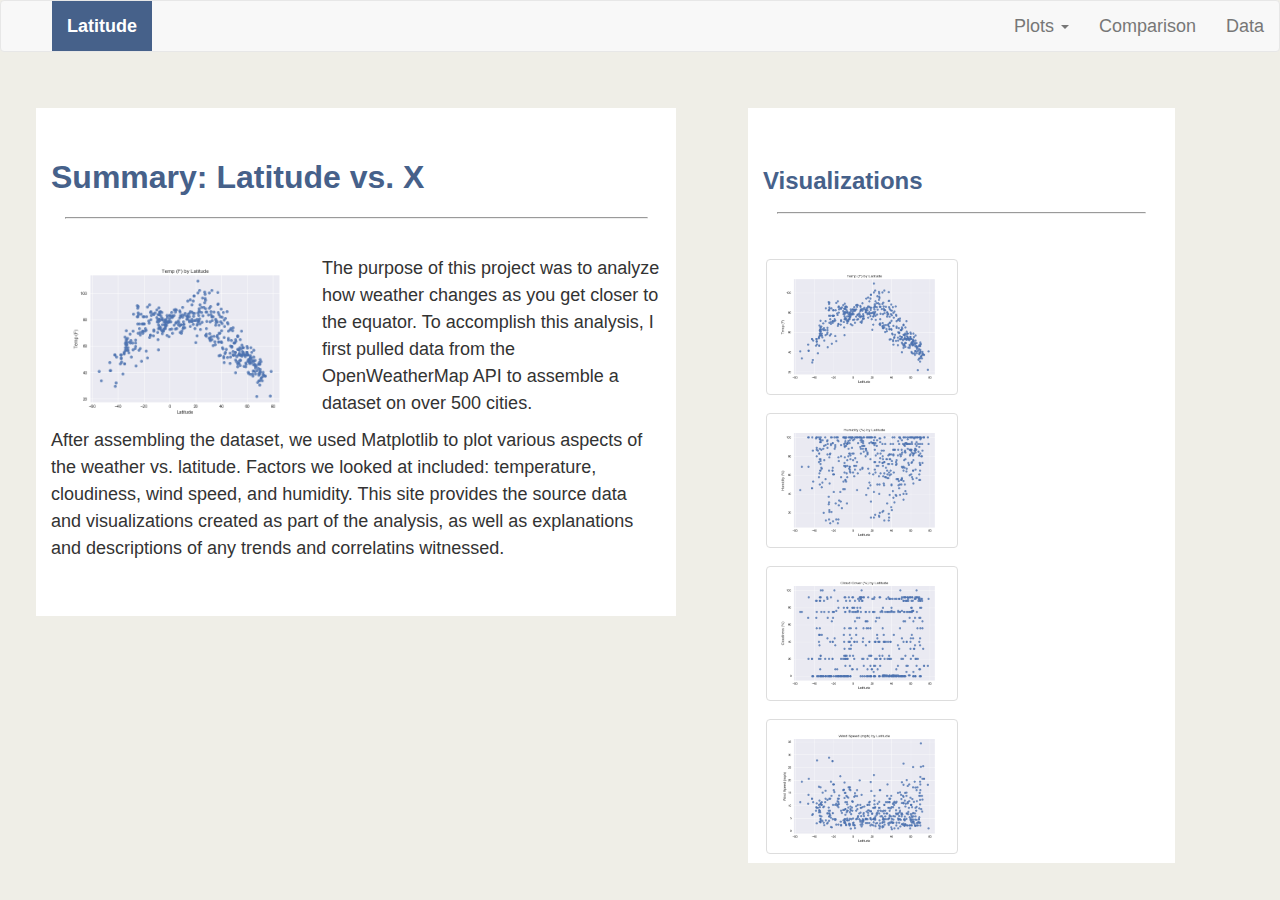
<file: index.html>
<!DOCTYPE html>
<html lang="en-us">
<head>
  <meta charset="UTF-8">
  <title>Landing - Latitude Analysis Dashboard</title>

  <!--reset stylesheet -->
  <link type="text/css" rel="stylesheet" href="./css/reset.css">
  <!-- bootstrapcdn stylesheet -->
  <link type="text/css" rel="stylesheet" href="https://maxcdn.bootstrapcdn.com/bootstrap/3.3.7/css/bootstrap.css">
  <!-- landing page stylesheet  -->
  <link type="text/css" rel="stylesheet" href="./css/style.css">
  <!-- jquery file  -->
  <script type="text/javascript" src="./js/jquery-3.2.1.js"></script>
  <!-- bootstrap javascript file -->
  <script type="text/javascript" src="https://maxcdn.bootstrapcdn.com/bootstrap/3.3.7/js/bootstrap.min.js"></script>
  

</head>

<body>

  <nav class="navbar navbar-default">
    <div class="container-fluid">
      <!-- left Brand in the nav which allows users to return to the landing page. -->
      <div class="navbar-header">
        <a class="navbar-brand" id="nav-brand" href="index.html">Latitude</a>
      </div>

      <div>
        <!-- Dropdown on the right of the navbar named "Plots" which provides links to each individual visualization page. -->
        <ul class="nav navbar-nav navbar-right">
            <li class="dropdown">
                <a href="#" class="dropdown-toggle" data-toggle="dropdown" role="button" aria-haspopup="true" aria-expanded="false">Plots <span class="caret"></span></a>
                <ul class="dropdown-menu">
                  <li><a href="plot_temp.html">Temperature</a></li>
                  <li><a href="plot_humid.html">Humidity</a></li>
                  <li><a href="plot_cloud.html">Cloudiness</a></li>
                  <li><a href="plot_wind.html">Wind Speed</a></li>
                </ul>
            </li>
          <li><a href="comparison.html">Comparison</a></li>
          <li><a href="table_data.html">Data</a></li>
        </ul>
      </div>
      <!-- /.navbar-->
    </div>
    <!-- /.container-fluid -->
  </nav>

  <main class="container-fluid">
    <div class="row">
        <div class="col-md-6 back-container" id="landing-summary">
          <header>
              <h1 id="summary-title">Summary: Latitude vs. X</h1>
          </header>
          <hr>
          <section id="summary-text">
            <section>
              <img id="summary-plot" src="./Output/lat_v_temp.png" alt="Temp Plot">
            </section>
            <p>The purpose of this project was to analyze how weather changes as you get closer to the equator. To accomplish this analysis, I first pulled data from the OpenWeatherMap API to assemble a dataset on over 500 cities.</p>
            <p>After assembling the dataset, we used Matplotlib to plot various aspects of the weather vs. latitude. Factors we looked at included: temperature, cloudiness, wind speed, and humidity. This site provides the source data and visualizations created as part of the analysis, as well as explanations and descriptions of any trends and correlatins witnessed.</p>
          </section>
      </div>
      <div class="col-md-4 back-container" id="side-panel">
              <h2 id="side-panel-title">Visualizations</h2>
              <hr>
              <div class="row">
                <a href="plot_temp.html">
                  <div class="thumbnail viz-plot">
                      <img src="./Output/lat_v_temp.png" alt="Temp Plot">
                  </div>
                </a>
                <a href="plot_humid.html">
                    <div class="thumbnail viz-plot">
                        <img src="./Output/lat_v_humidity.png" alt="Humidity Plot">
                    </div>
                </a>
                <a href="plot_cloud.html">
                    <div class="thumbnail viz-plot">
                        <img src="./Output/lat_v_cloud.png" alt="Cloud Plot">
                    </div>
                </a>
                <a href="plot_wind.html">
                    <div class="thumbnail viz-plot">
                        <img src="./Output/lat_v_wind.png" alt="Wind Plot">
                    </div>
                </a>
              </div>
      </div>
    </div>
  </main>

</body>

</html>
</file>
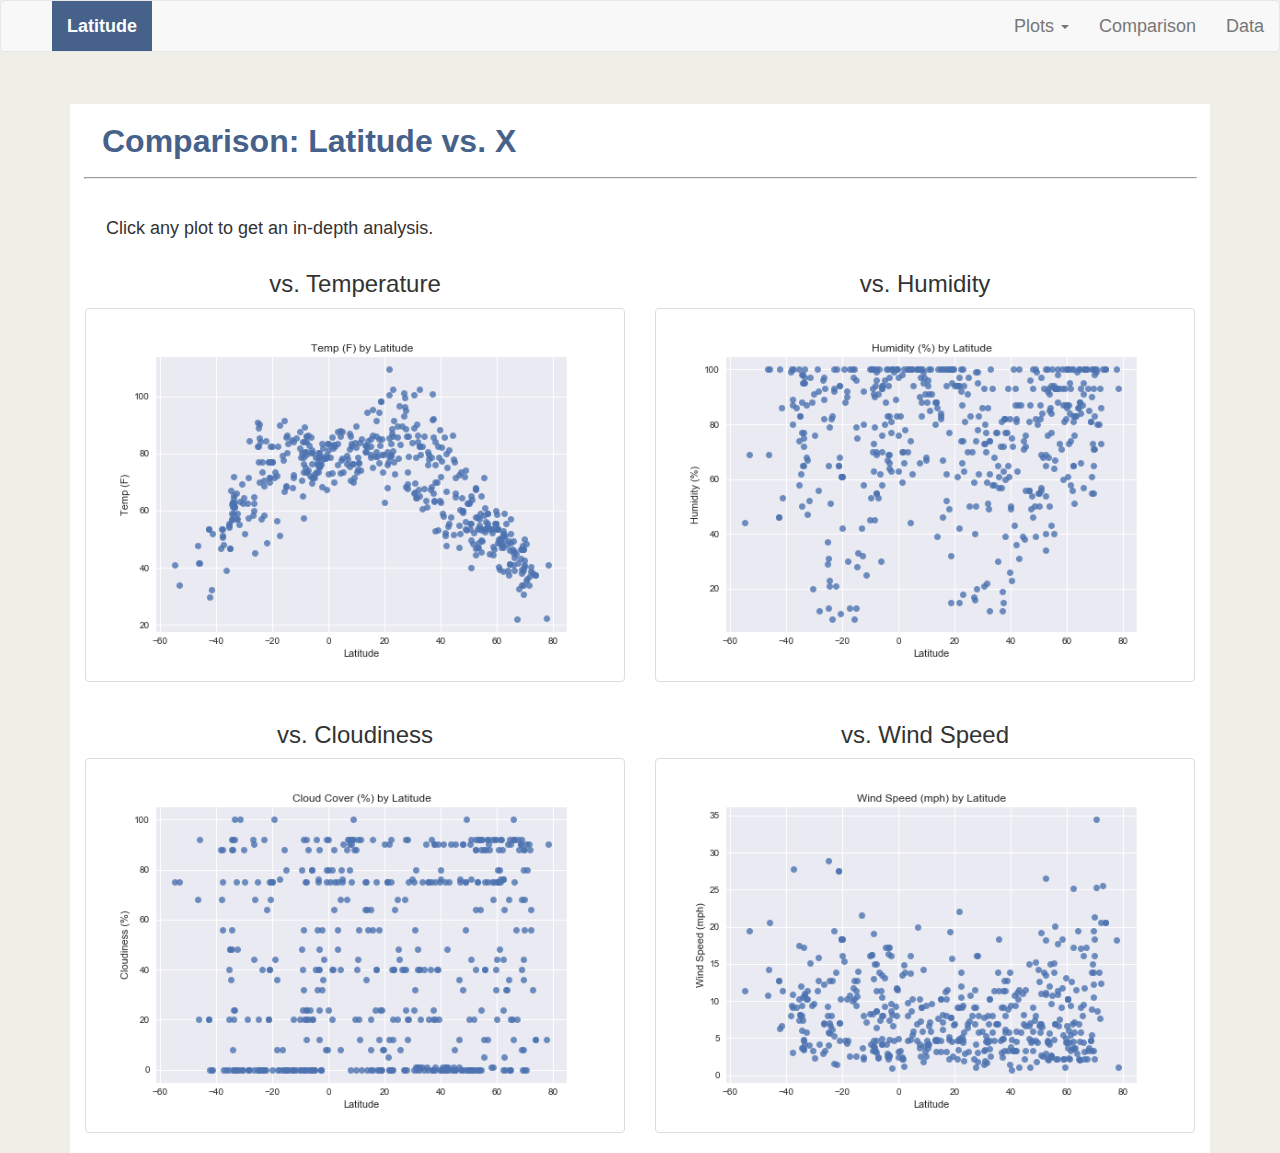
<file: comparison.html>
<!DOCTYPE html>
<html lang="en-us">
<head>
  <meta charset="UTF-8">
  <title>Comparison - Latitude Analysis Dashboard</title>

  <!--reset stylesheet -->
  <link type="text/css" rel="stylesheet" href="./css/reset.css">
  <!-- bootstrapcdn stylesheet -->
  <link type="text/css" rel="stylesheet" href="https://maxcdn.bootstrapcdn.com/bootstrap/3.3.7/css/bootstrap.css">
  <!-- landing page stylesheet  -->
  <link type="text/css" rel="stylesheet" href="./css/style.css">
  <!-- jquery file  -->
  <script type="text/javascript" src="./js/jquery-3.2.1.js"></script>
  <!-- bootstrap javascript file -->
  <script type="text/javascript" src="https://maxcdn.bootstrapcdn.com/bootstrap/3.3.7/js/bootstrap.min.js"></script>
  

</head>

<body>

    <nav class="navbar navbar-default">
        <div class="container-fluid">
        <!-- left Brand in the nav which allows users to return to the landing page. -->
        <div class="navbar-header">
            <a class="navbar-brand" id="nav-brand" href="index.html">Latitude</a>
        </div>

        <div>
            <!-- Dropdown on the right of the navbar named "Plots" which provides links to each individual visualization page. -->
            <ul class="nav navbar-nav navbar-right">
                <li class="dropdown">
                    <a href="#" class="dropdown-toggle" data-toggle="dropdown" role="button" aria-haspopup="true" aria-expanded="false">Plots <span class="caret"></span></a>
                    <ul class="dropdown-menu">
                    <li><a href="plot_temp.html">Temperature</a></li>
                    <li><a href="plot_humid.html">Humidity</a></li>
                    <li><a href="plot_cloud.html">Cloudiness</a></li>
                    <li><a href="plot_wind.html">Wind Speed</a></li>
                    </ul>
                </li>
            <li><a href="comparison.html">Comparison</a></li>
            <li><a href="table_data.html">Data</a></li>
            </ul>
        </div>
        <!-- /.navbar-->
        </div>
        <!-- /.container-fluid -->
    </nav>
    <div class="container">
        <div class="back-container">
            <header>
                <h1 id="comparison-title">Comparison: Latitude vs. X</h1>
            </header>
            <hr>
            <section>
            <p id="comparison-text">Click any plot to get an in-depth analysis.</p>
            </section>  
            <div class="container-fluid">
                <div class="row">
                    <div class="col-md-6">
                        <h3 class="text-center">vs. Temperature</h3>    
                            <a href="plot_temp.html">
                                <div class="thumbnail">
                                    <img src="./Output/lat_v_temp.png" alt="Temp Plot">
                                </div>
                            </a>
                    </div>
                    <div class="col-md-6">
                        <h3 class="text-center">vs. Humidity</h3>    
                        <a href="plot_humid.html">
                            <div class="thumbnail">
                                <img src="./Output/lat_v_humidity.png" alt="Humidity Plot">
                            </div>
                        </a>
                    </div>
                    <div class="col-md-6">
                        <h3 class="text-center">vs. Cloudiness</h3>    
                        <a href="plot_cloud.html">
                            <div class="thumbnail">
                                <img src="./Output/lat_v_cloud.png" alt="Cloud Plot">
                            </div>
                        </a>
                    </div>
                    <div class="col-md-6">
                        <h3 class="text-center">vs. Wind Speed</h3>    
                        <a href="plot_wind.html">
                            <div class="thumbnail">
                                <img src="./Output/lat_v_wind.png" alt="Wind Plot">
                            </div>
                        </a>
                    </div>
                </div>
            </div>
        </div>
    </div>


</body>

</html>
</file>
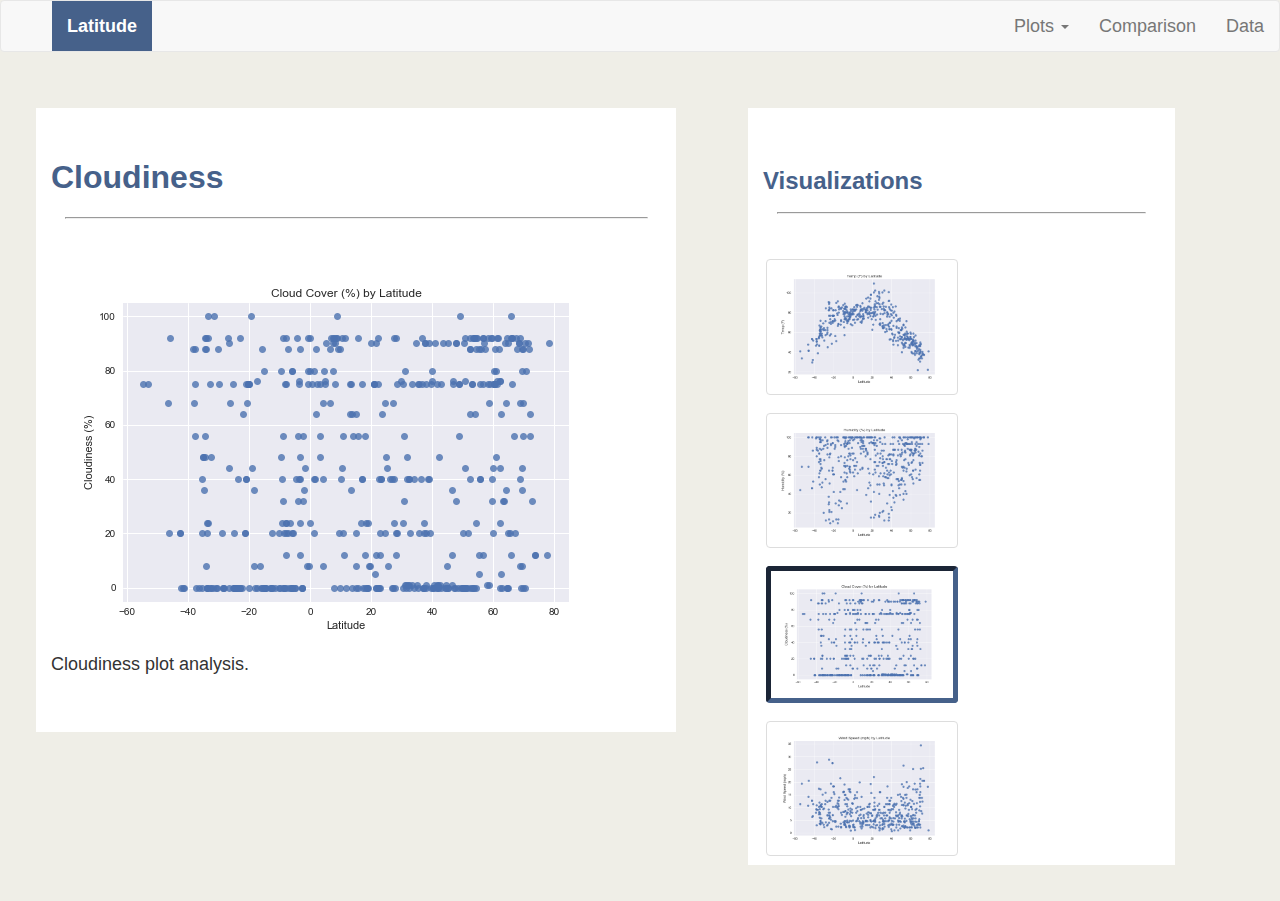
<file: plot_cloud.html>
<!DOCTYPE html>
<html lang="en-us">
<head>
  <meta charset="UTF-8">
  <title>Cloudiness - Latitude Analysis Dashboard</title>

  <!--reset stylesheet -->
  <link type="text/css" rel="stylesheet" href="./css/reset.css">
  <!-- bootstrapcdn stylesheet -->
  <link type="text/css" rel="stylesheet" href="https://maxcdn.bootstrapcdn.com/bootstrap/3.3.7/css/bootstrap.css">
  <!-- landing page stylesheet  -->
  <link type="text/css" rel="stylesheet" href="./css/style.css">
  <!-- jquery file  -->
  <script type="text/javascript" src="./js/jquery-3.2.1.js"></script>
  <!-- bootstrap javascript file -->
  <script type="text/javascript" src="https://maxcdn.bootstrapcdn.com/bootstrap/3.3.7/js/bootstrap.min.js"></script>
  

</head>

<body>

  <nav class="navbar navbar-default">
    <div class="container-fluid">
      <!-- left Brand in the nav which allows users to return to the landing page. -->
      <div class="navbar-header">
        <a class="navbar-brand" id="nav-brand" href="index.html">Latitude</a>
      </div>

      <div>
        <!-- Dropdown on the right of the navbar named "Plots" which provides links to each individual visualization page. -->
        <ul class="nav navbar-nav navbar-right">
            <li class="dropdown">
                <a href="#" class="dropdown-toggle" data-toggle="dropdown" role="button" aria-haspopup="true" aria-expanded="false">Plots <span class="caret"></span></a>
                <ul class="dropdown-menu">
                  <li><a href="plot_temp.html">Temperature</a></li>
                  <li><a href="plot_humid.html">Humidity</a></li>
                  <li><a href="plot_cloud.html">Cloudiness</a></li>
                  <li><a href="plot_wind.html">Wind Speed</a></li>
                </ul>
            </li>
          <li><a href="comparison.html">Comparison</a></li>
          <li><a href="table_data.html">Data</a></li>
        </ul>
      </div>
      <!-- /.navbar-->
    </div>
    <!-- /.container-fluid -->
  </nav>

  <main class="container-fluid">
    <div class="row">
        <div class="col-md-6 back-container" id="landing-summary">
          <header>
              <h1 id="summary-title">Cloudiness</h1>
          </header>
          <hr>
          <section id="summary-text">
            <section>
              <img class="-plot-graph" src="./Output/lat_v_cloud.png" alt="Cloud Plot">
            </section>
            <p>Cloudiness plot analysis.</p>
          
          </section>
      </div>
      <div class="col-md-4 back-container" id="side-panel">
              <h2 id="side-panel-title">Visualizations</h2>
              <hr>
              <div class="row">
                <a href="plot_temp.html">
                  <div class="thumbnail viz-plot">
                      <img src="./Output/lat_v_temp.png" alt="Temp Plot">
                  </div>
                </a>
                <a href="plot_humid.html">
                    <div class="thumbnail viz-plot">
                        <img src="./Output/lat_v_humidity.png" alt="Humidity Plot">
                    </div>
                </a>
                <a href="plot_cloud.html">
                    <div class="thumbnail viz-plot plot-border">
                        <img src="./Output/lat_v_cloud.png" alt="Cloud Plot">
                    </div>
                </a>
                <a href="plot_wind.html">
                    <div class="thumbnail viz-plot">
                        <img src="./Output/lat_v_wind.png" alt="Wind Plot">
                    </div>
                </a>
              </div>
      </div>
    </div>
  </main>

</body>

</html>
</file>
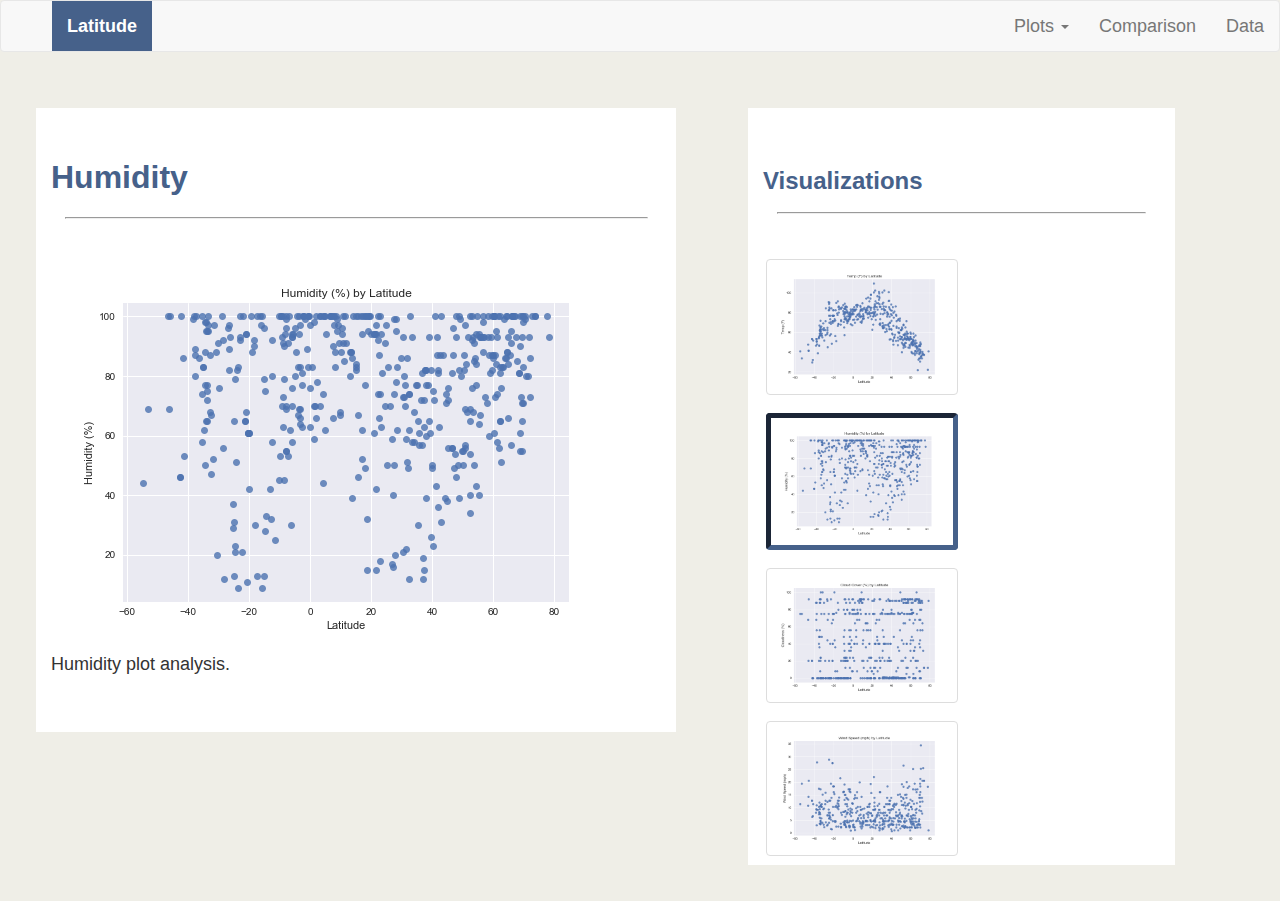
<file: plot_humid.html>
<!DOCTYPE html>
<html lang="en-us">
<head>
  <meta charset="UTF-8">
  <title>Humidity - Latitude Analysis Dashboard</title>

  <!--reset stylesheet -->
  <link type="text/css" rel="stylesheet" href="./css/reset.css">
  <!-- bootstrapcdn stylesheet -->
  <link type="text/css" rel="stylesheet" href="https://maxcdn.bootstrapcdn.com/bootstrap/3.3.7/css/bootstrap.css">
  <!-- landing page stylesheet  -->
  <link type="text/css" rel="stylesheet" href="./css/style.css">
  <!-- jquery file  -->
  <script type="text/javascript" src="./js/jquery-3.2.1.js"></script>
  <!-- bootstrap javascript file -->
  <script type="text/javascript" src="https://maxcdn.bootstrapcdn.com/bootstrap/3.3.7/js/bootstrap.min.js"></script>
  

</head>

<body>

  <nav class="navbar navbar-default">
    <div class="container-fluid">
      <!-- left Brand in the nav which allows users to return to the landing page. -->
      <div class="navbar-header">
        <a class="navbar-brand" id="nav-brand" href="index.html">Latitude</a>
      </div>

      <div>
        <!-- Dropdown on the right of the navbar named "Plots" which provides links to each individual visualization page. -->
        <ul class="nav navbar-nav navbar-right">
            <li class="dropdown">
                <a href="#" class="dropdown-toggle" data-toggle="dropdown" role="button" aria-haspopup="true" aria-expanded="false">Plots <span class="caret"></span></a>
                <ul class="dropdown-menu">
                  <li><a href="plot_temp.html">Temperature</a></li>
                  <li><a href="plot_humid.html">Humidity</a></li>
                  <li><a href="plot_cloud.html">Cloudiness</a></li>
                  <li><a href="plot_wind.html">Wind Speed</a></li>
                </ul>
            </li>
          <li><a href="comparison.html">Comparison</a></li>
          <li><a href="table_data.html">Data</a></li>
        </ul>
      </div>
      <!-- /.navbar-->
    </div>
    <!-- /.container-fluid -->
  </nav>

  <main class="container-fluid">
    <div class="row">
        <div class="col-md-6 back-container" id="landing-summary">
          <header>
              <h1 id="summary-title">Humidity</h1>
          </header>
          <hr>
          <section id="summary-text">
            <section>
              <img class="-plot-graph" src="./Output/lat_v_humidity.png" alt="Cloud Plot">
            </section>
            <p>Humidity plot analysis.</p>
          
          </section>
      </div>
      <div class="col-md-4 back-container" id="side-panel">
              <h2 id="side-panel-title">Visualizations</h2>
              <hr>
              <div class="row">
                <a href="plot_temp.html">
                  <div class="thumbnail viz-plot">
                      <img src="./Output/lat_v_temp.png" alt="Temp Plot">
                  </div>
                </a>
                <a href="plot_humid.html">
                    <div class="thumbnail viz-plot plot-border">
                        <img src="./Output/lat_v_humidity.png" alt="Humidity Plot">
                    </div>
                </a>
                <a href="plot_cloud.html">
                    <div class="thumbnail viz-plot">
                        <img src="./Output/lat_v_cloud.png" alt="Cloud Plot">
                    </div>
                </a>
                <a href="plot_wind.html">
                    <div class="thumbnail viz-plot">
                        <img src="./Output/lat_v_wind.png" alt="Wind Plot">
                    </div>
                </a>
              </div>
      </div>
    </div>
  </main>

</body>

</html>
</file>
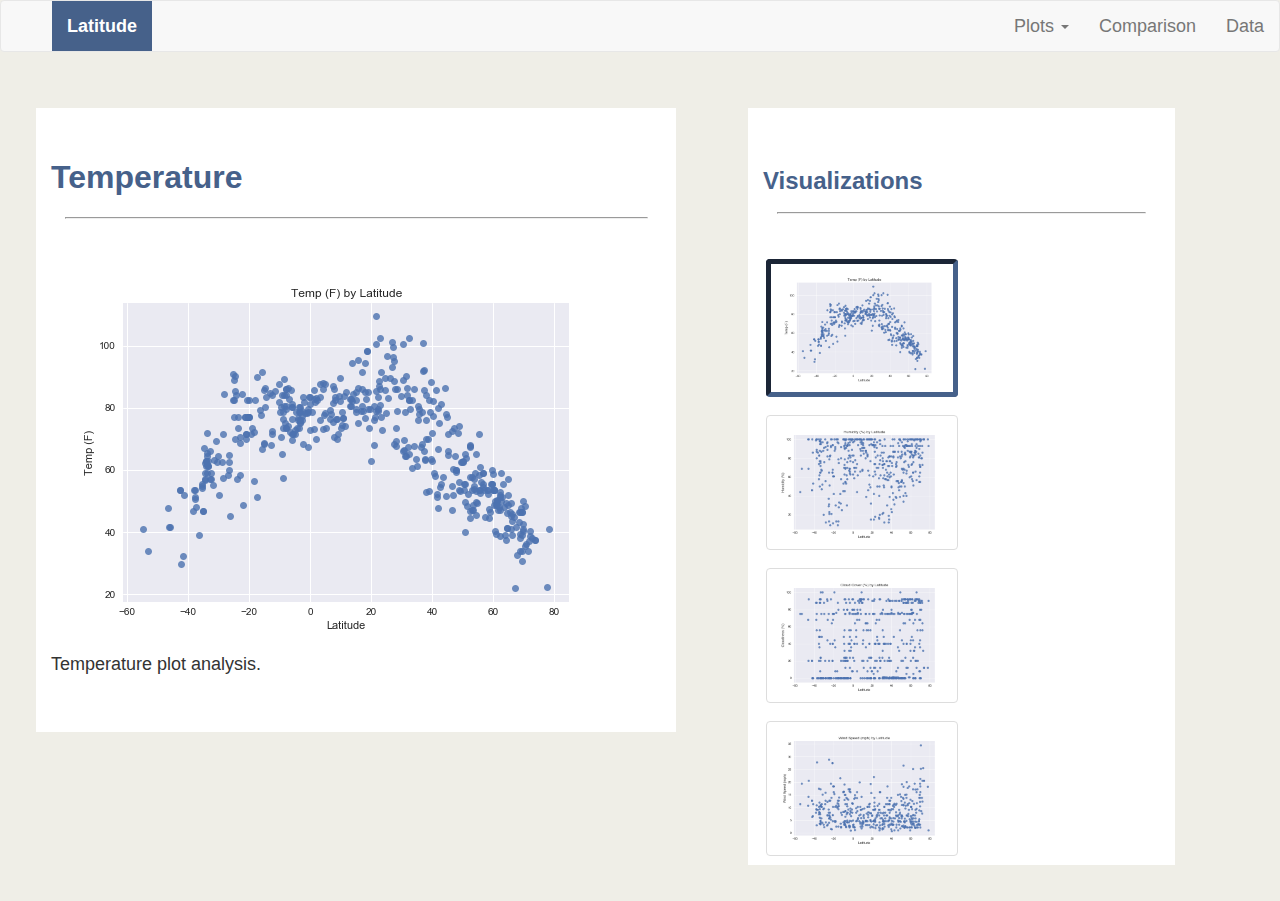
<file: plot_temp.html>
<!DOCTYPE html>
<html lang="en-us">
<head>
  <meta charset="UTF-8">
  <title>Temperature - Latitude Analysis Dashboard</title>

  <!--reset stylesheet -->
  <link type="text/css" rel="stylesheet" href="./css/reset.css">
  <!-- bootstrapcdn stylesheet -->
  <link type="text/css" rel="stylesheet" href="https://maxcdn.bootstrapcdn.com/bootstrap/3.3.7/css/bootstrap.css">
  <!-- landing page stylesheet  -->
  <link type="text/css" rel="stylesheet" href="./css/style.css">
  <!-- jquery file  -->
  <script type="text/javascript" src="./js/jquery-3.2.1.js"></script>
  <!-- bootstrap javascript file -->
  <script type="text/javascript" src="https://maxcdn.bootstrapcdn.com/bootstrap/3.3.7/js/bootstrap.min.js"></script>
  

</head>

<body>

  <nav class="navbar navbar-default">
    <div class="container-fluid">
      <!-- left Brand in the nav which allows users to return to the landing page. -->
      <div class="navbar-header">
        <a class="navbar-brand" id="nav-brand" href="index.html">Latitude</a>
      </div>

      <div>
        <!-- Dropdown on the right of the navbar named "Plots" which provides links to each individual visualization page. -->
        <ul class="nav navbar-nav navbar-right">
            <li class="dropdown">
                <a href="#" class="dropdown-toggle" data-toggle="dropdown" role="button" aria-haspopup="true" aria-expanded="false">Plots <span class="caret"></span></a>
                <ul class="dropdown-menu">
                  <li><a href="plot_temp.html">Temperature</a></li>
                  <li><a href="plot_humid.html">Humidity</a></li>
                  <li><a href="plot_cloud.html">Cloudiness</a></li>
                  <li><a href="plot_wind.html">Wind Speed</a></li>
                </ul>
            </li>
          <li><a href="comparison.html">Comparison</a></li>
          <li><a href="table_data.html">Data</a></li>
        </ul>
      </div>
      <!-- /.navbar-->
    </div>
    <!-- /.container-fluid -->
  </nav>

  <main class="container-fluid">
    <div class="row">
        <div class="col-md-6 back-container" id="landing-summary">
          <header>
              <h1 id="summary-title">Temperature</h1>
          </header>
          <hr>
          <section id="summary-text">
            <section>
              <img class="-plot-graph" src="./Output/lat_v_temp.png" alt="Temp Plot">
            </section>
            <p>Temperature plot analysis.</p>
          
          </section>
      </div>
      <div class="col-md-4 back-container" id="side-panel">
              <h2 id="side-panel-title">Visualizations</h2>
              <hr>
              <div class="row">
                <a href="plot_temp.html">
                  <div class="thumbnail viz-plot plot-border">
                      <img src="./Output/lat_v_temp.png" alt="Temp Plot">
                  </div>
                </a>
                <a href="plot_humid.html">
                    <div class="thumbnail viz-plot">
                        <img src="./Output/lat_v_humidity.png" alt="Humidity Plot">
                    </div>
                </a>
                <a href="plot_cloud.html">
                    <div class="thumbnail viz-plot">
                        <img src="./Output/lat_v_cloud.png" alt="Cloud Plot">
                    </div>
                </a>
                <a href="plot_wind.html">
                    <div class="thumbnail viz-plot">
                        <img src="./Output/lat_v_wind.png" alt="Wind Plot">
                    </div>
                </a>
              </div>
      </div>
    </div>
  </main>

</body>

</html>
</file>
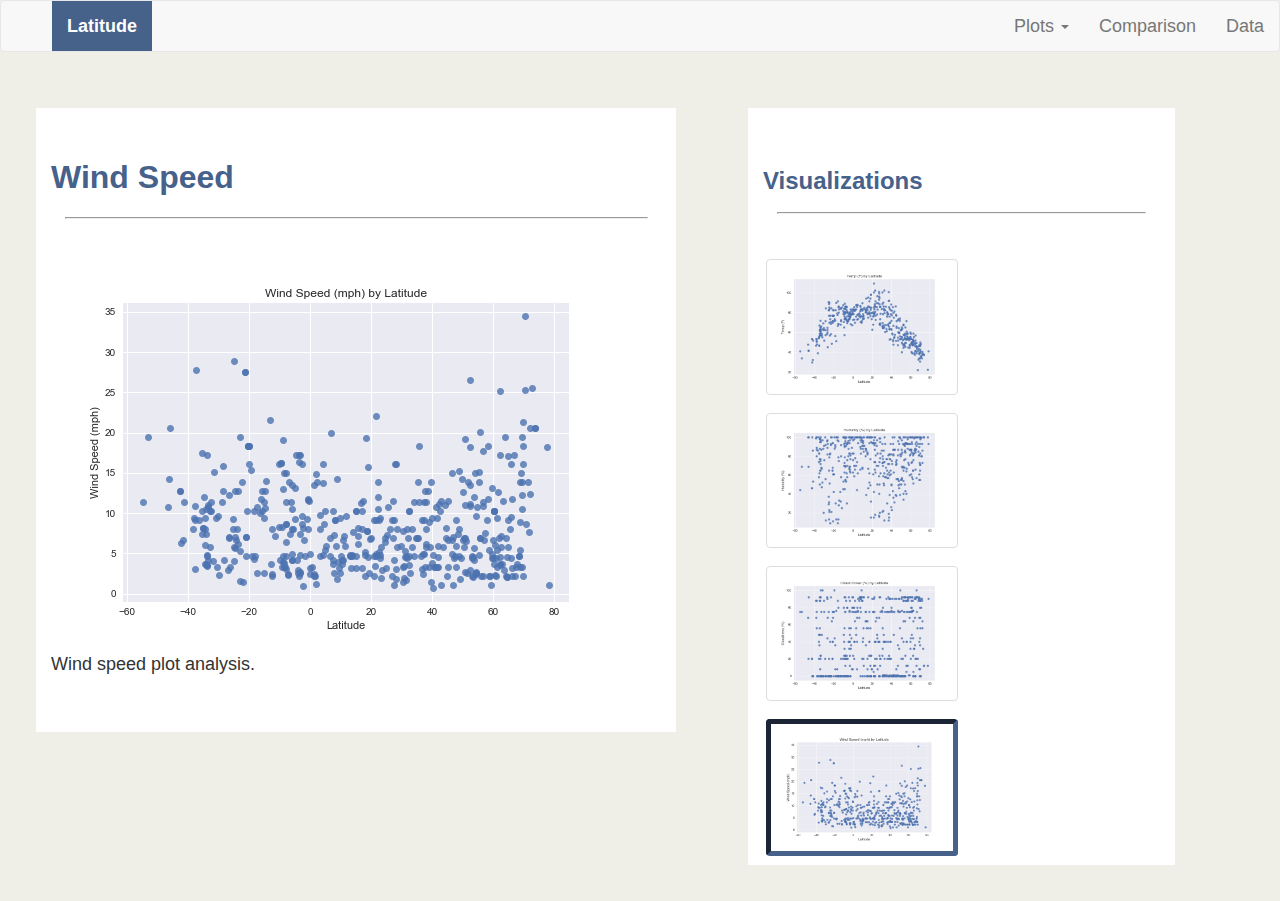
<file: plot_wind.html>
<!DOCTYPE html>
<html lang="en-us">
<head>
  <meta charset="UTF-8">
  <title>Wind - Latitude Analysis Dashboard</title>

  <!--reset stylesheet -->
  <link type="text/css" rel="stylesheet" href="./css/reset.css">
  <!-- bootstrapcdn stylesheet -->
  <link type="text/css" rel="stylesheet" href="https://maxcdn.bootstrapcdn.com/bootstrap/3.3.7/css/bootstrap.css">
  <!-- landing page stylesheet  -->
  <link type="text/css" rel="stylesheet" href="./css/style.css">
  <!-- jquery file  -->
  <script type="text/javascript" src="./js/jquery-3.2.1.js"></script>
  <!-- bootstrap javascript file -->
  <script type="text/javascript" src="https://maxcdn.bootstrapcdn.com/bootstrap/3.3.7/js/bootstrap.min.js"></script>
  

</head>

<body>

  <nav class="navbar navbar-default">
    <div class="container-fluid">
      <!-- left Brand in the nav which allows users to return to the landing page. -->
      <div class="navbar-header">
        <a class="navbar-brand" id="nav-brand" href="index.html">Latitude</a>
      </div>

      <div>
        <!-- Dropdown on the right of the navbar named "Plots" which provides links to each individual visualization page. -->
        <ul class="nav navbar-nav navbar-right">
            <li class="dropdown">
                <a href="#" class="dropdown-toggle" data-toggle="dropdown" role="button" aria-haspopup="true" aria-expanded="false">Plots <span class="caret"></span></a>
                <ul class="dropdown-menu">
                  <li><a href="plot_temp.html">Temperature</a></li>
                  <li><a href="plot_humid.html">Humidity</a></li>
                  <li><a href="plot_cloud.html">Cloudiness</a></li>
                  <li><a href="plot_wind.html">Wind Speed</a></li>
                </ul>
            </li>
          <li><a href="comparison.html">Comparison</a></li>
          <li><a href="table_data.html">Data</a></li>
        </ul>
      </div>
      <!-- /.navbar-->
    </div>
    <!-- /.container-fluid -->
  </nav>

  <main class="container-fluid">
    <div class="row">
        <div class="col-md-6 back-container" id="landing-summary">
          <header>
              <h1 id="summary-title">Wind Speed</h1>
          </header>
          <hr>
          <section id="summary-text">
            <section>
              <img class="-plot-graph" src="./Output/lat_v_wind.png" alt="Temp Plot">
            </section>
            <p>Wind speed plot analysis.</p>
          
          </section>
      </div>
      <div class="col-md-4 back-container" id="side-panel">
              <h2 id="side-panel-title">Visualizations</h2>
              <hr>
              <div class="row">
                <a href="plot_temp.html">
                  <div class="thumbnail viz-plot">
                      <img src="./Output/lat_v_temp.png" alt="Temp Plot">
                  </div>
                </a>
                <a href="plot_humid.html">
                    <div class="thumbnail viz-plot">
                        <img src="./Output/lat_v_humidity.png" alt="Humidity Plot">
                    </div>
                </a>
                <a href="plot_cloud.html">
                    <div class="thumbnail viz-plot">
                        <img src="./Output/lat_v_cloud.png" alt="Cloud Plot">
                    </div>
                </a>
                <a href="plot_wind.html">
                    <div class="thumbnail viz-plot plot-border">
                        <img src="./Output/lat_v_wind.png" alt="Wind Plot">
                    </div>
                </a>
              </div>
      </div>
    </div>
  </main>

</body>

</html>
</file>
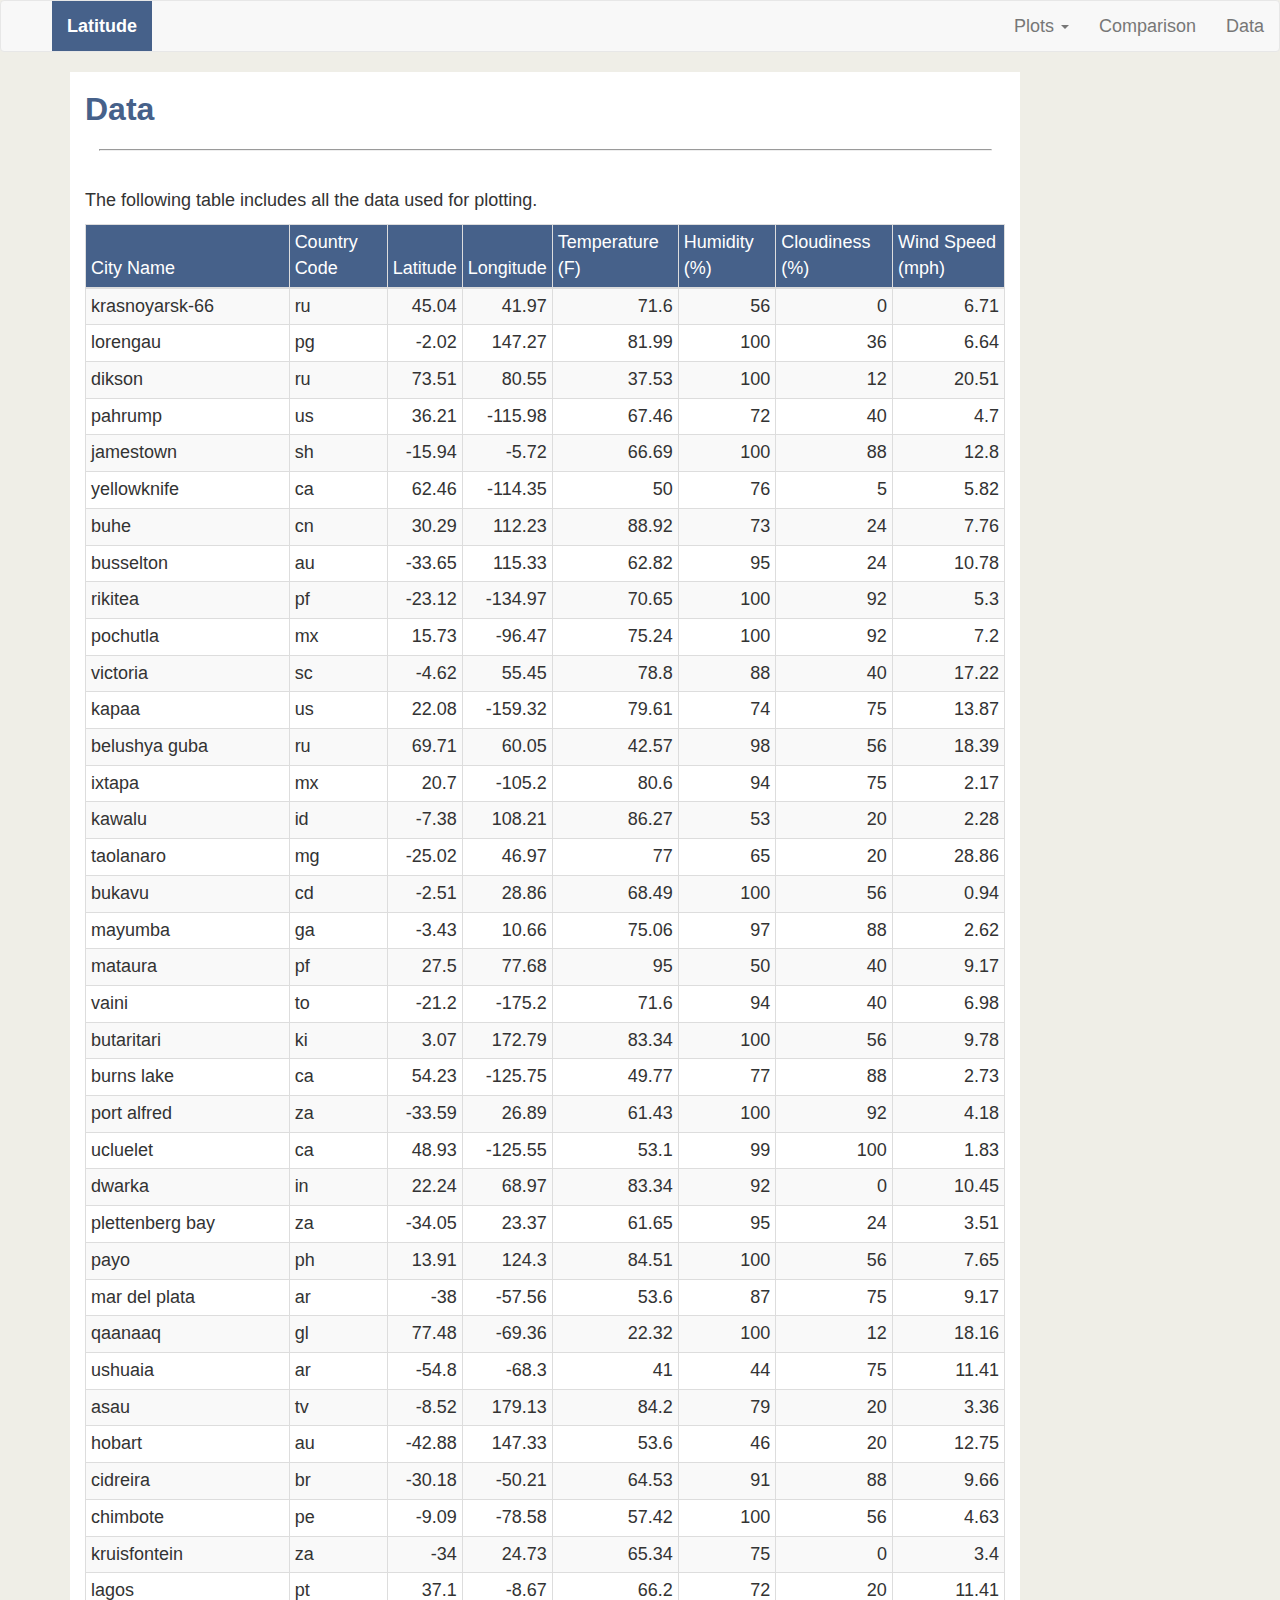
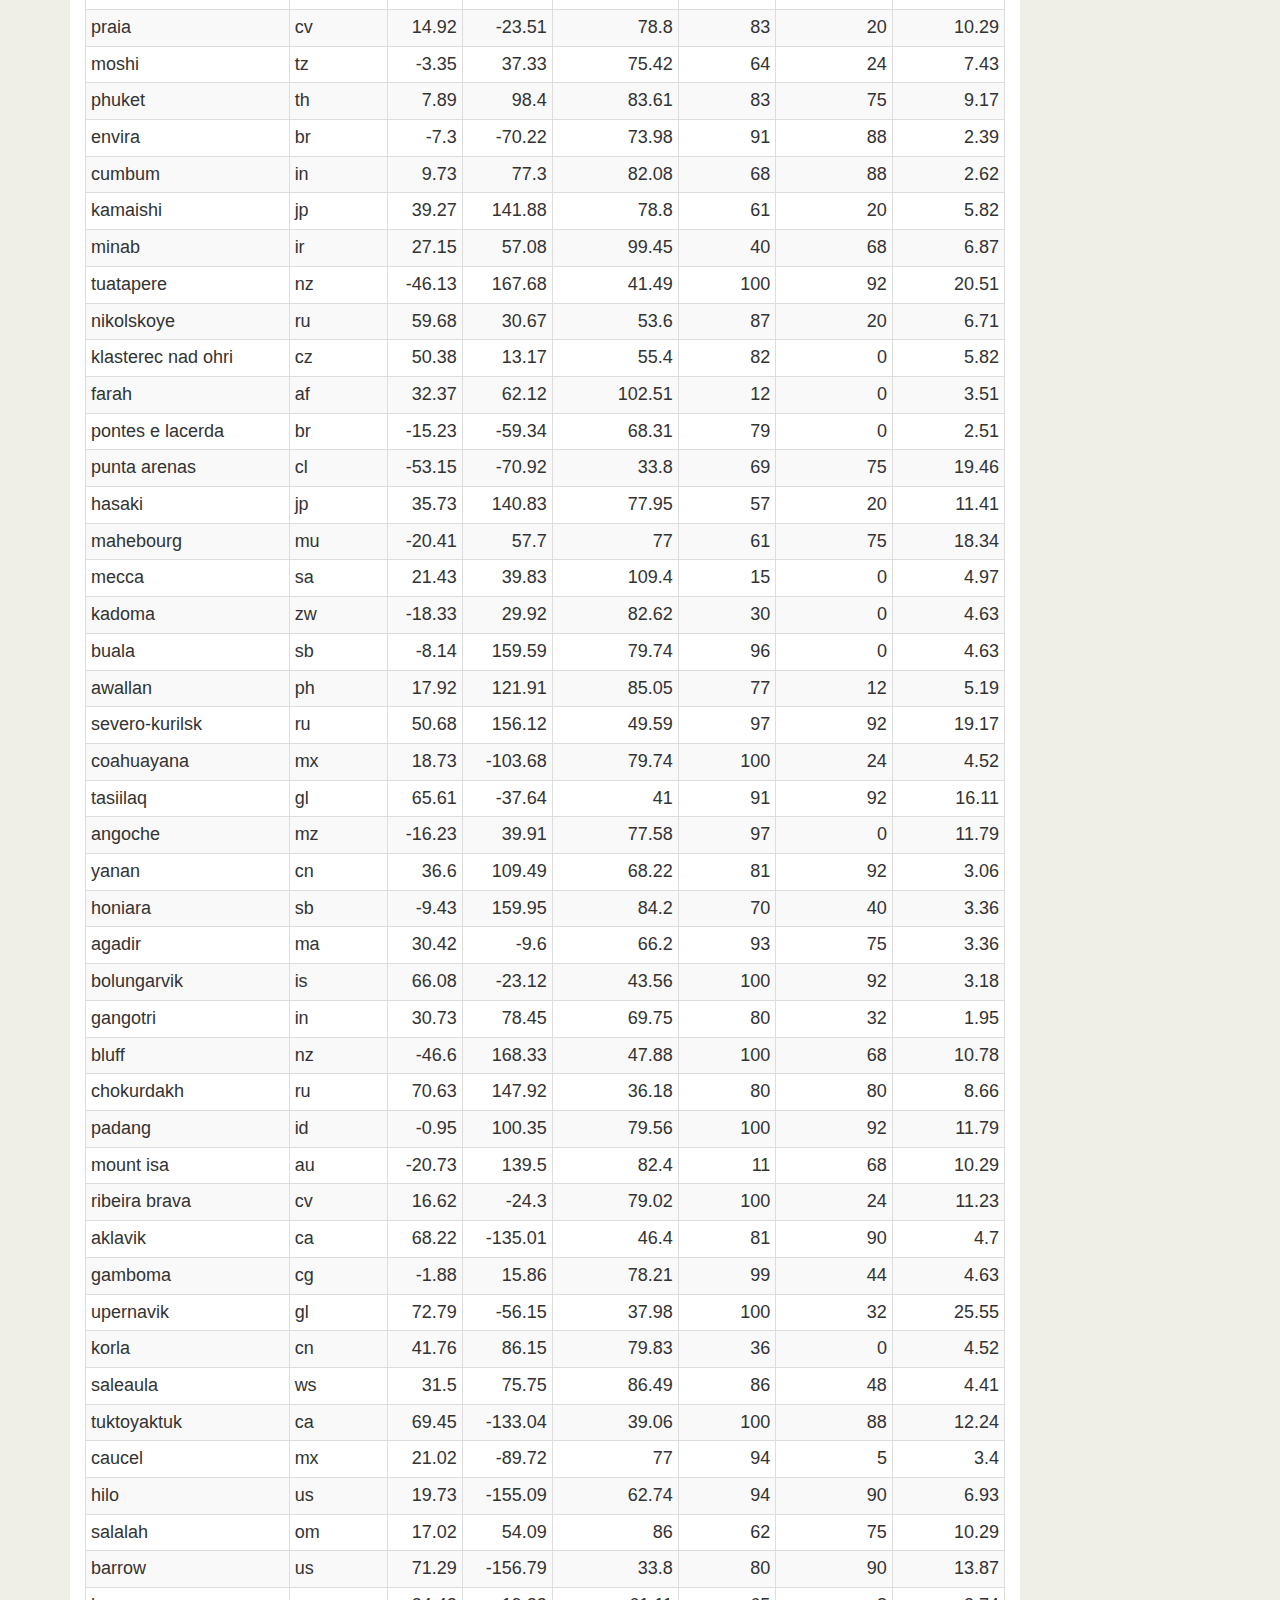
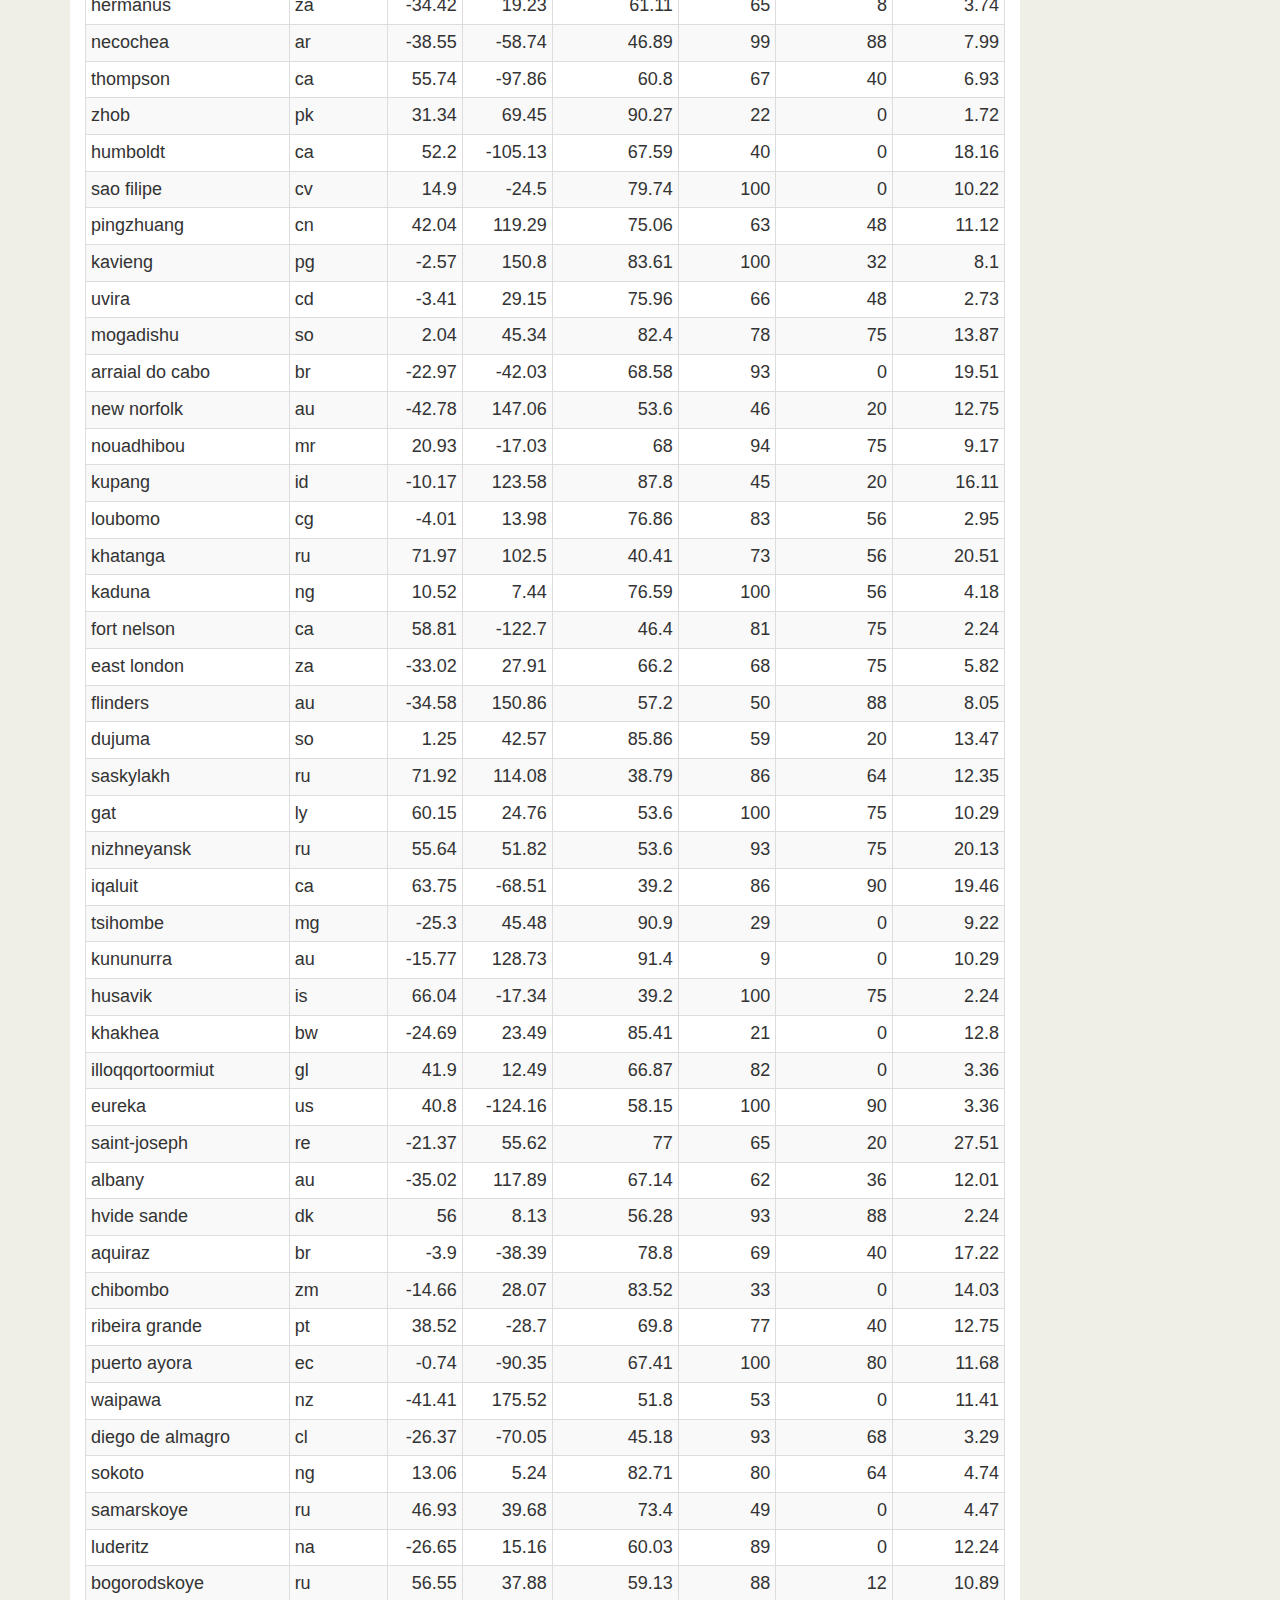
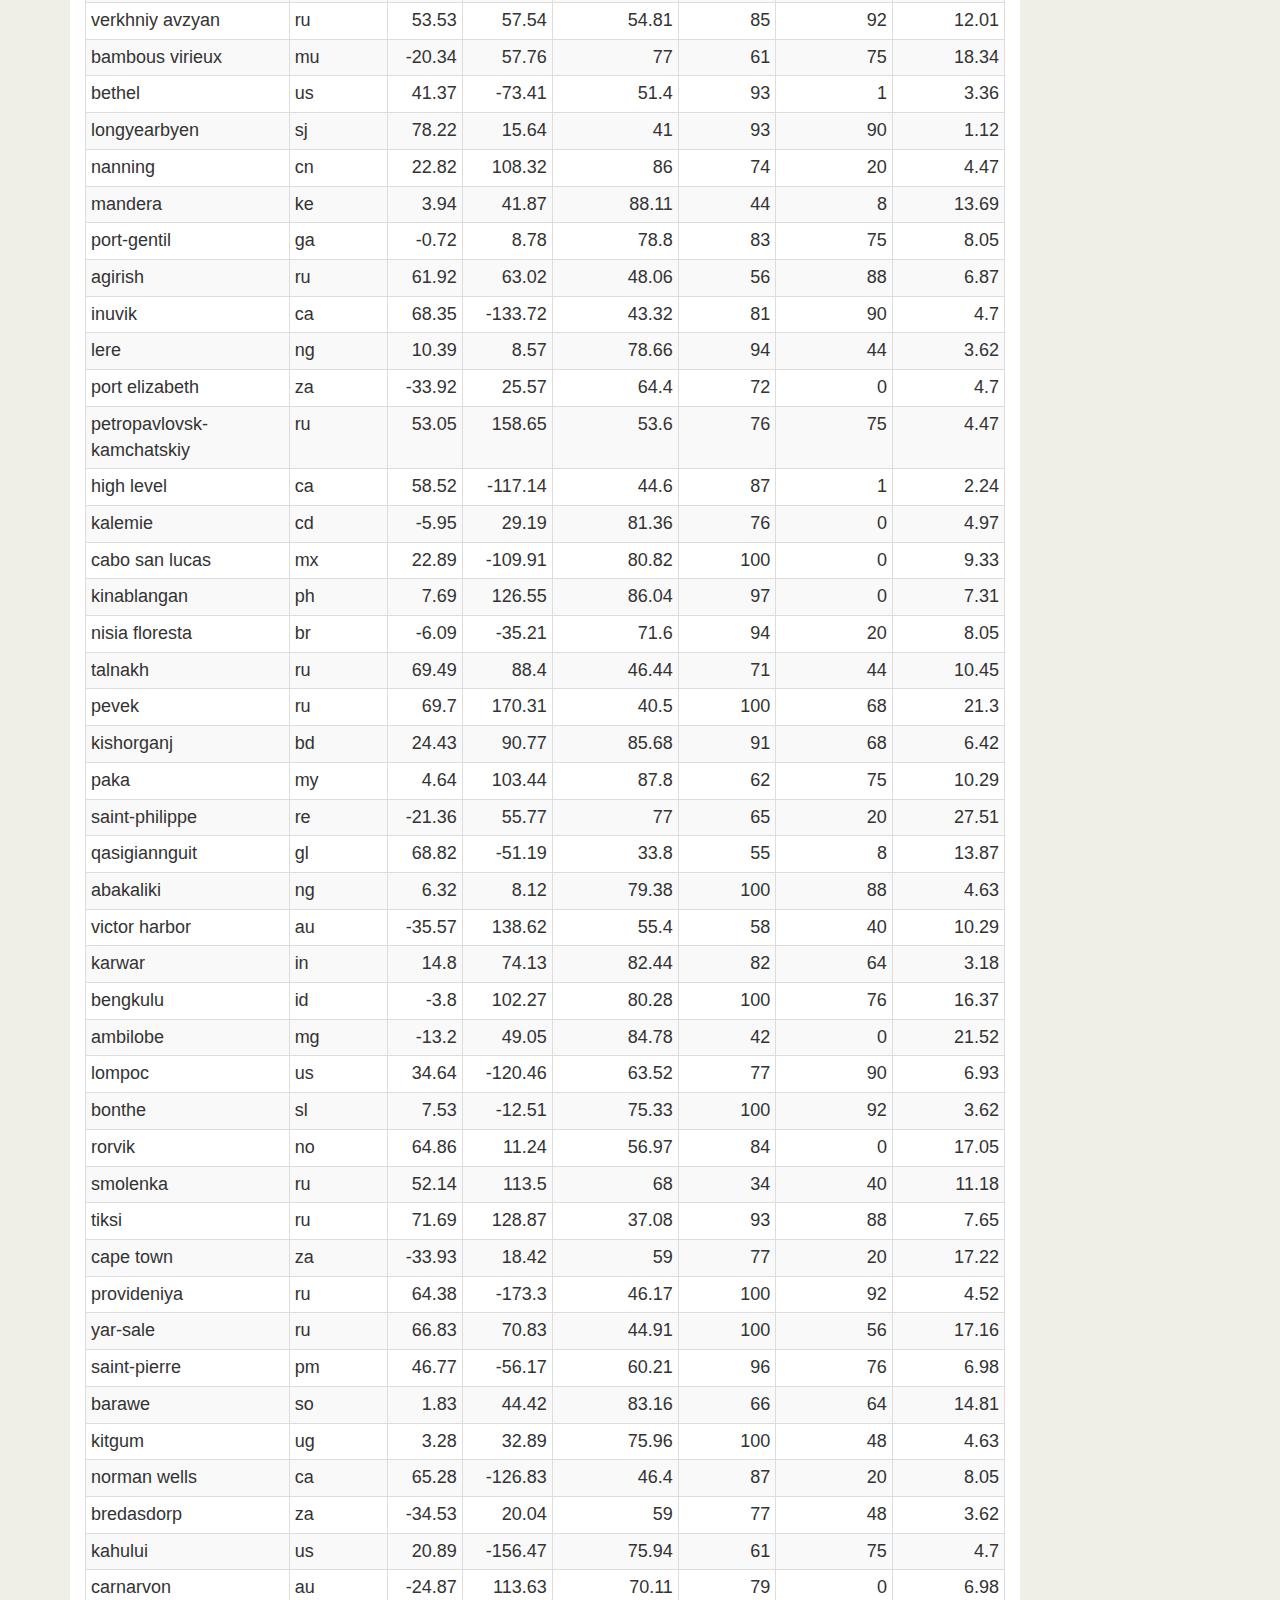
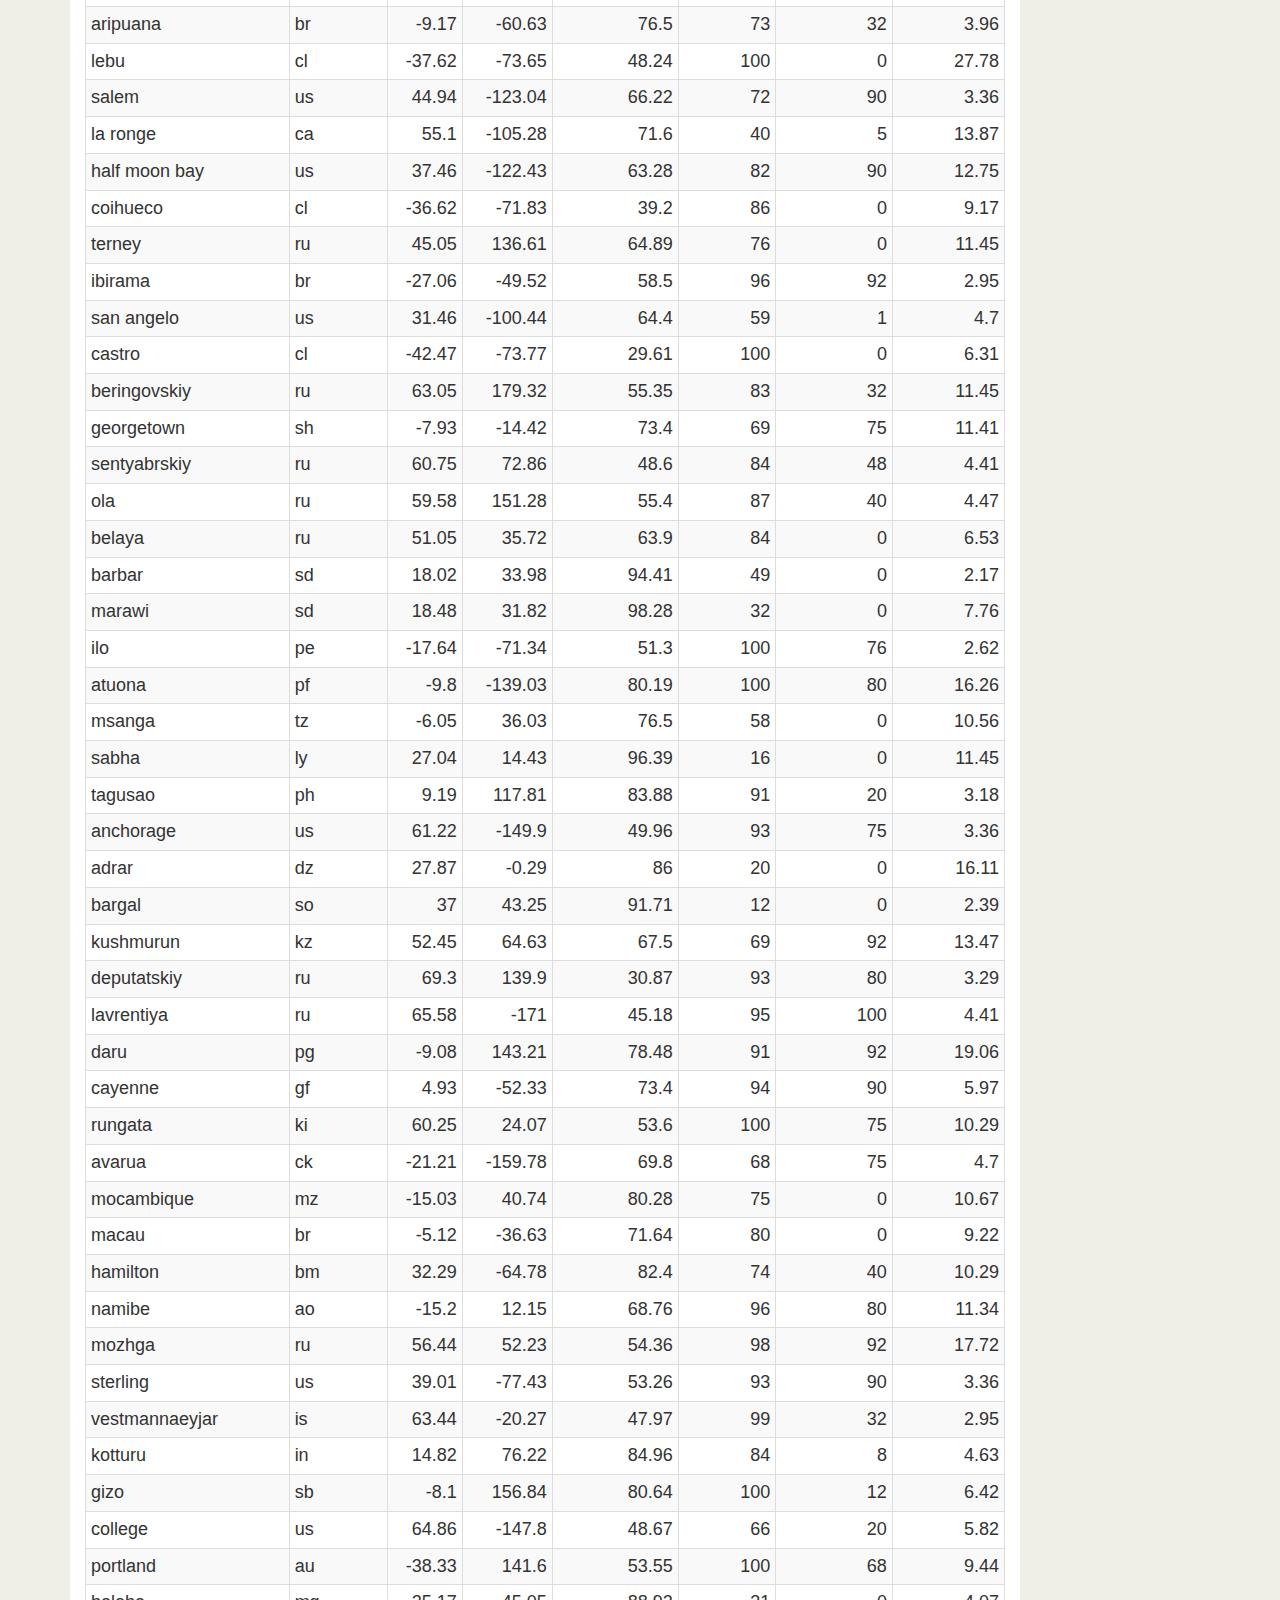
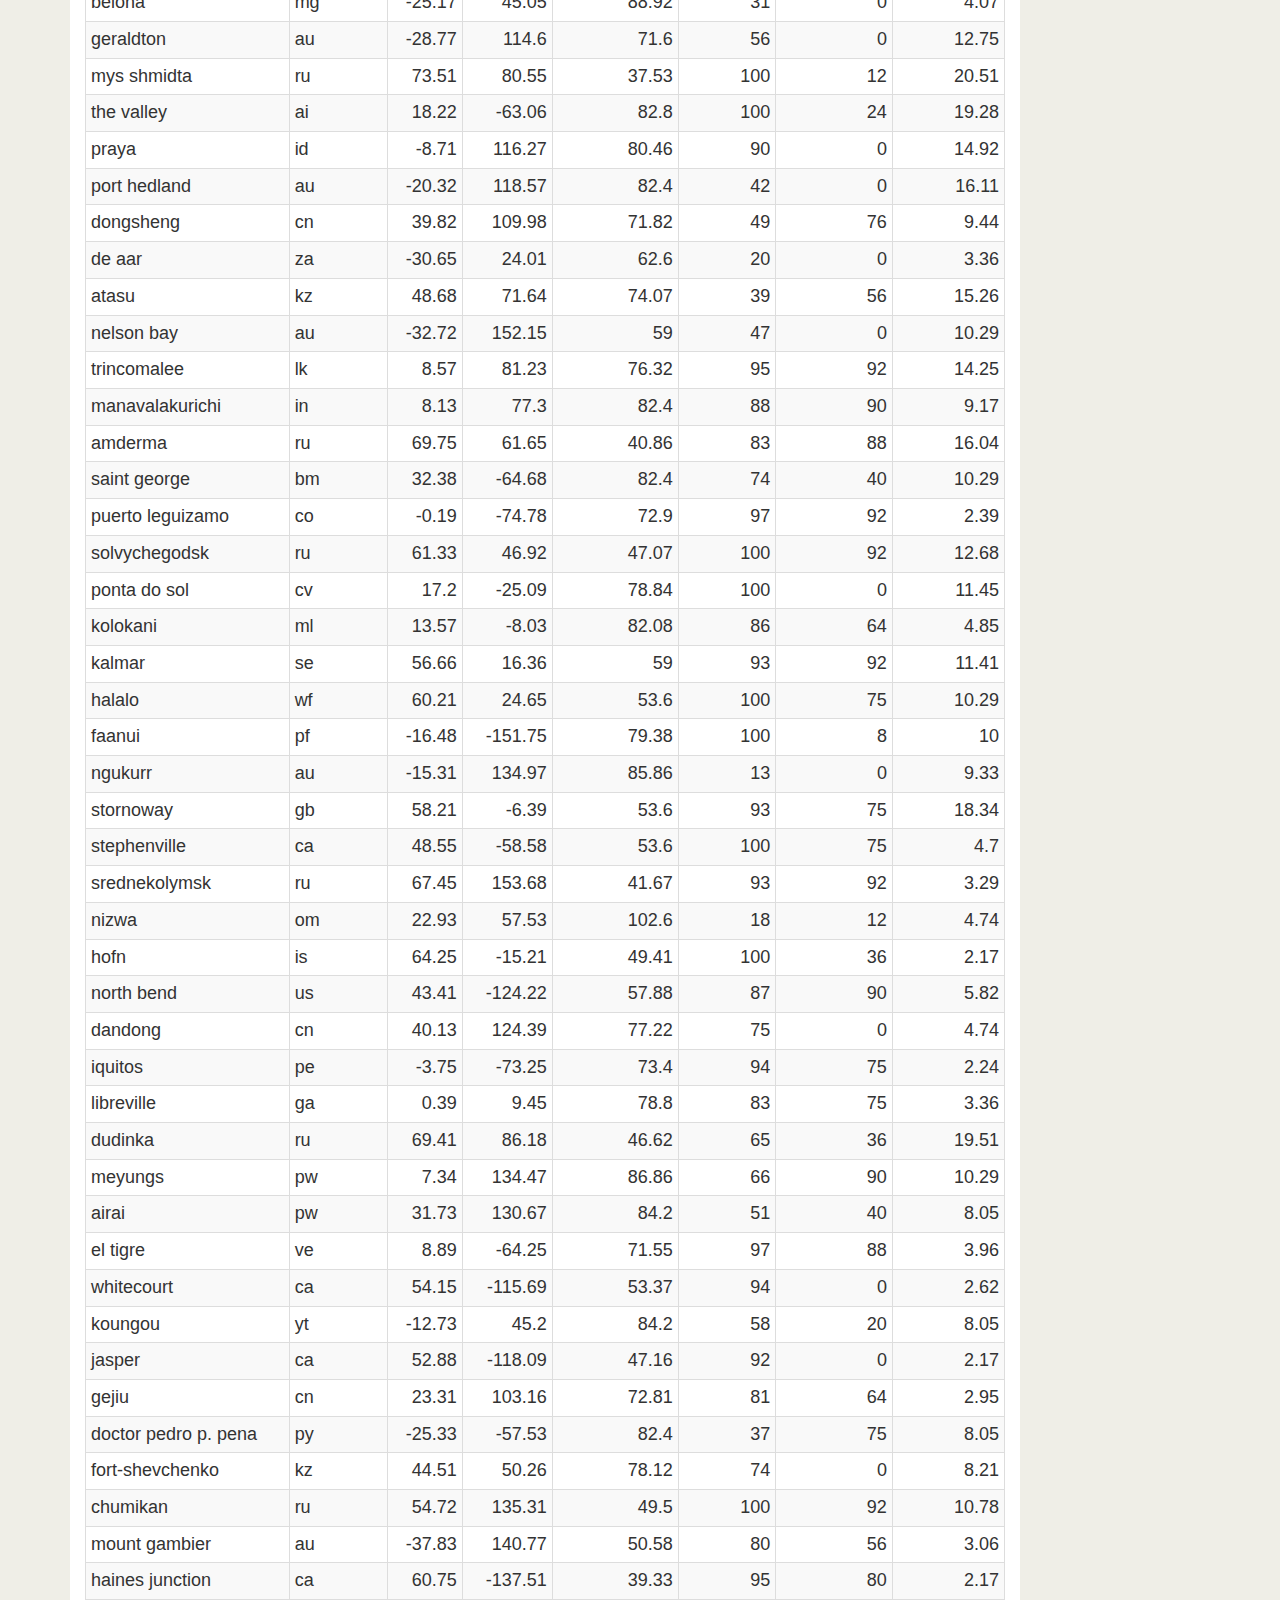
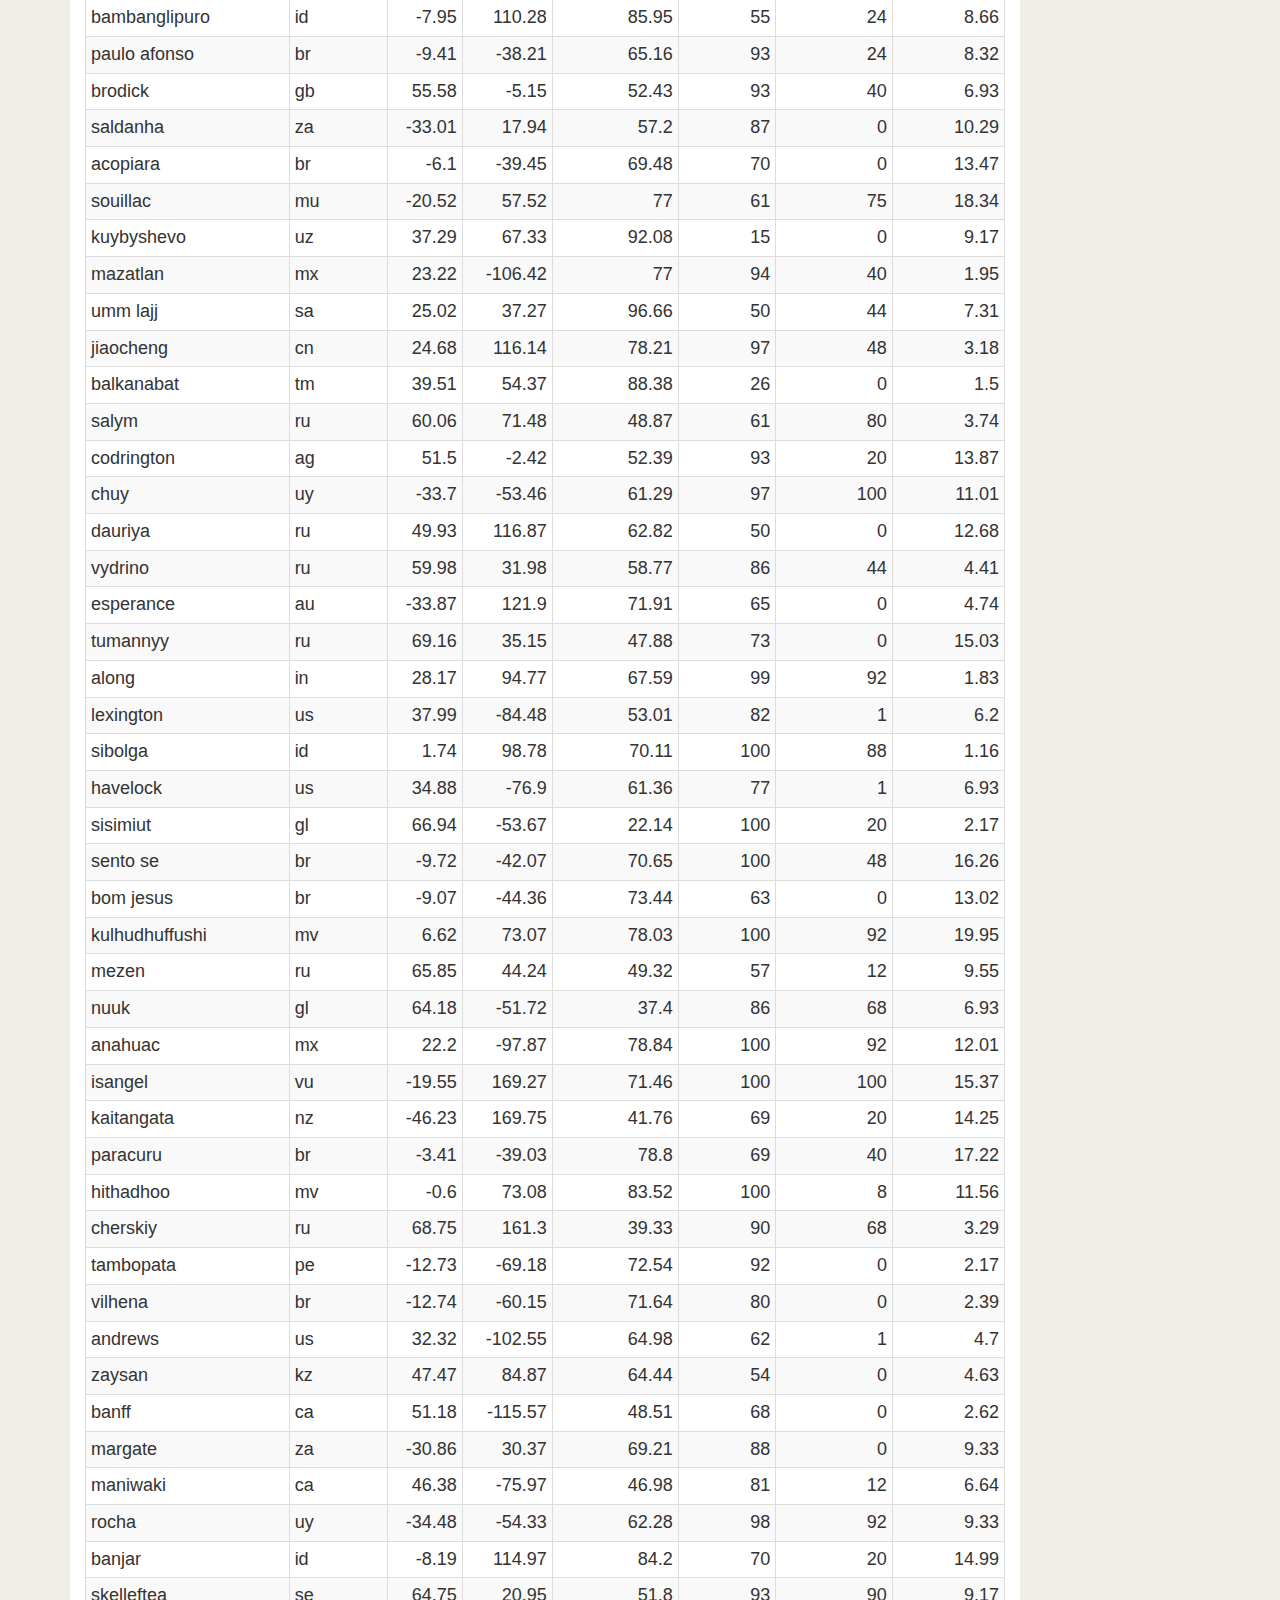
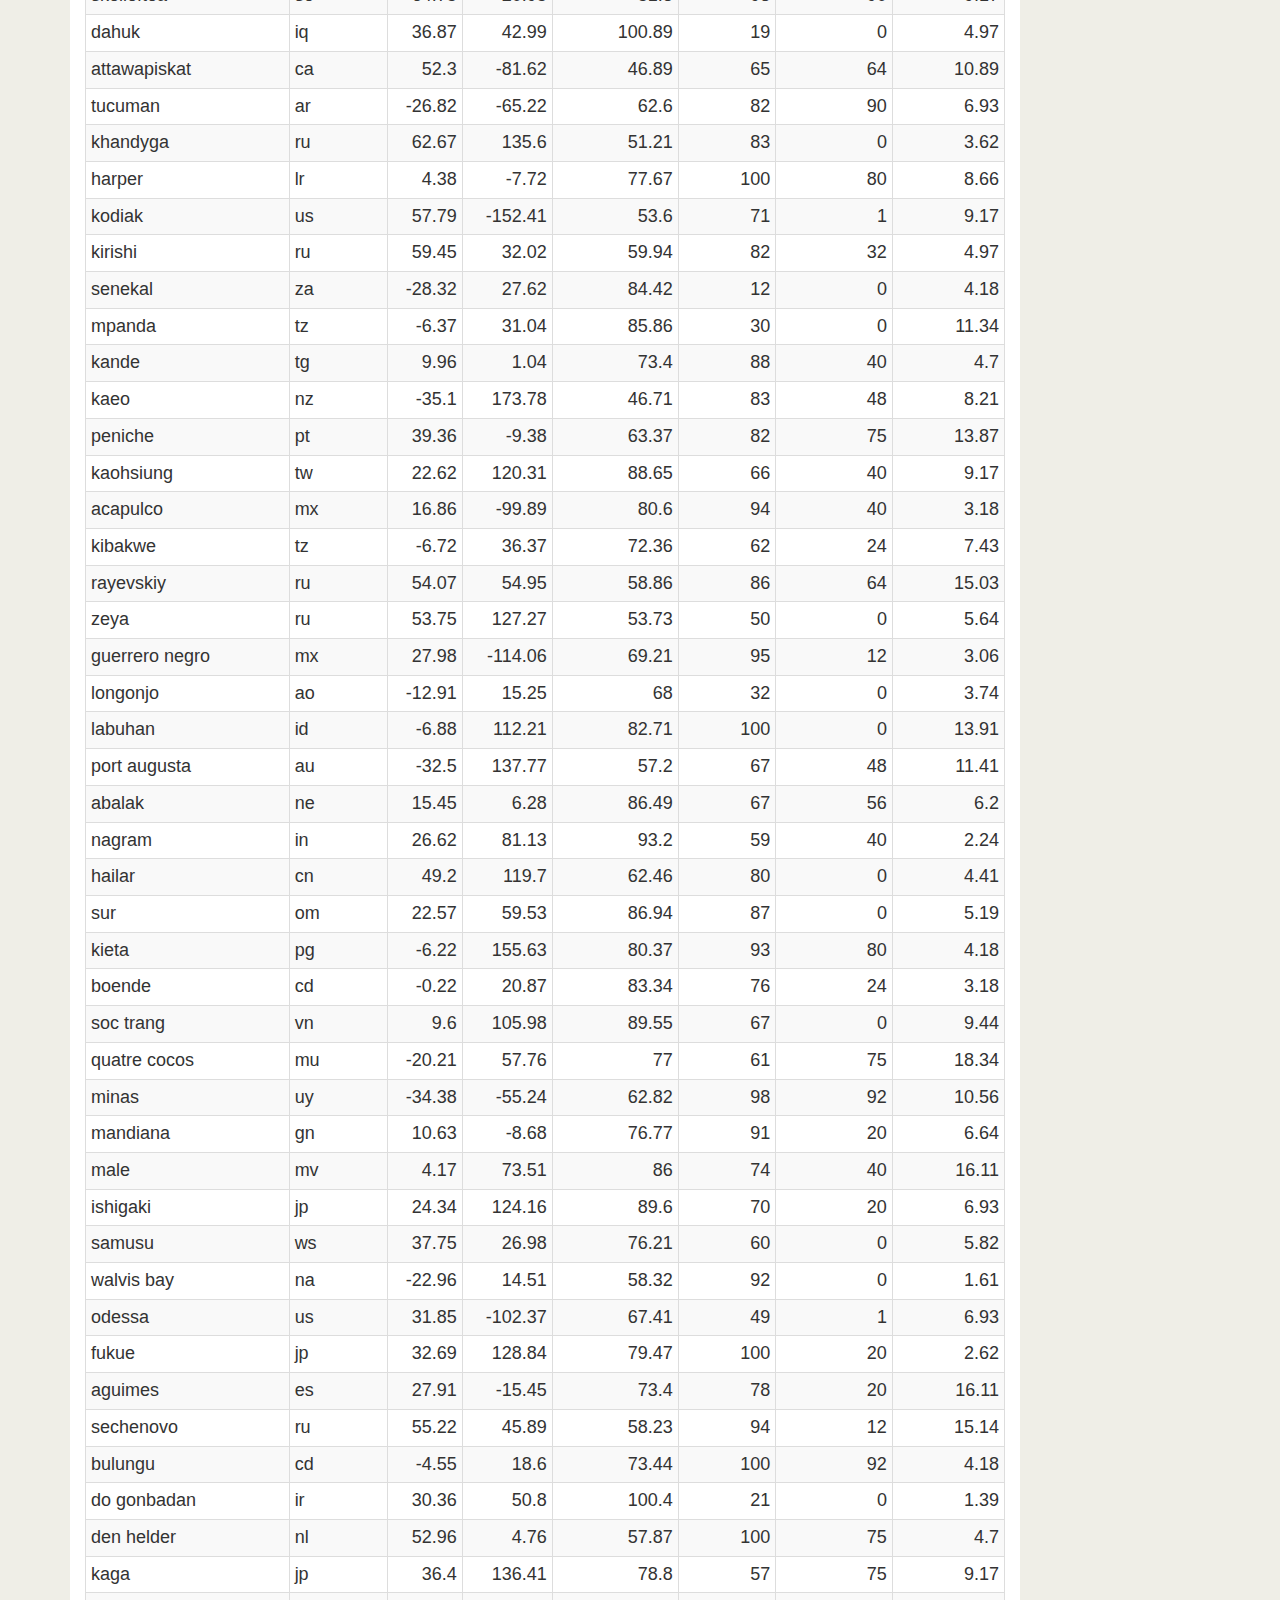
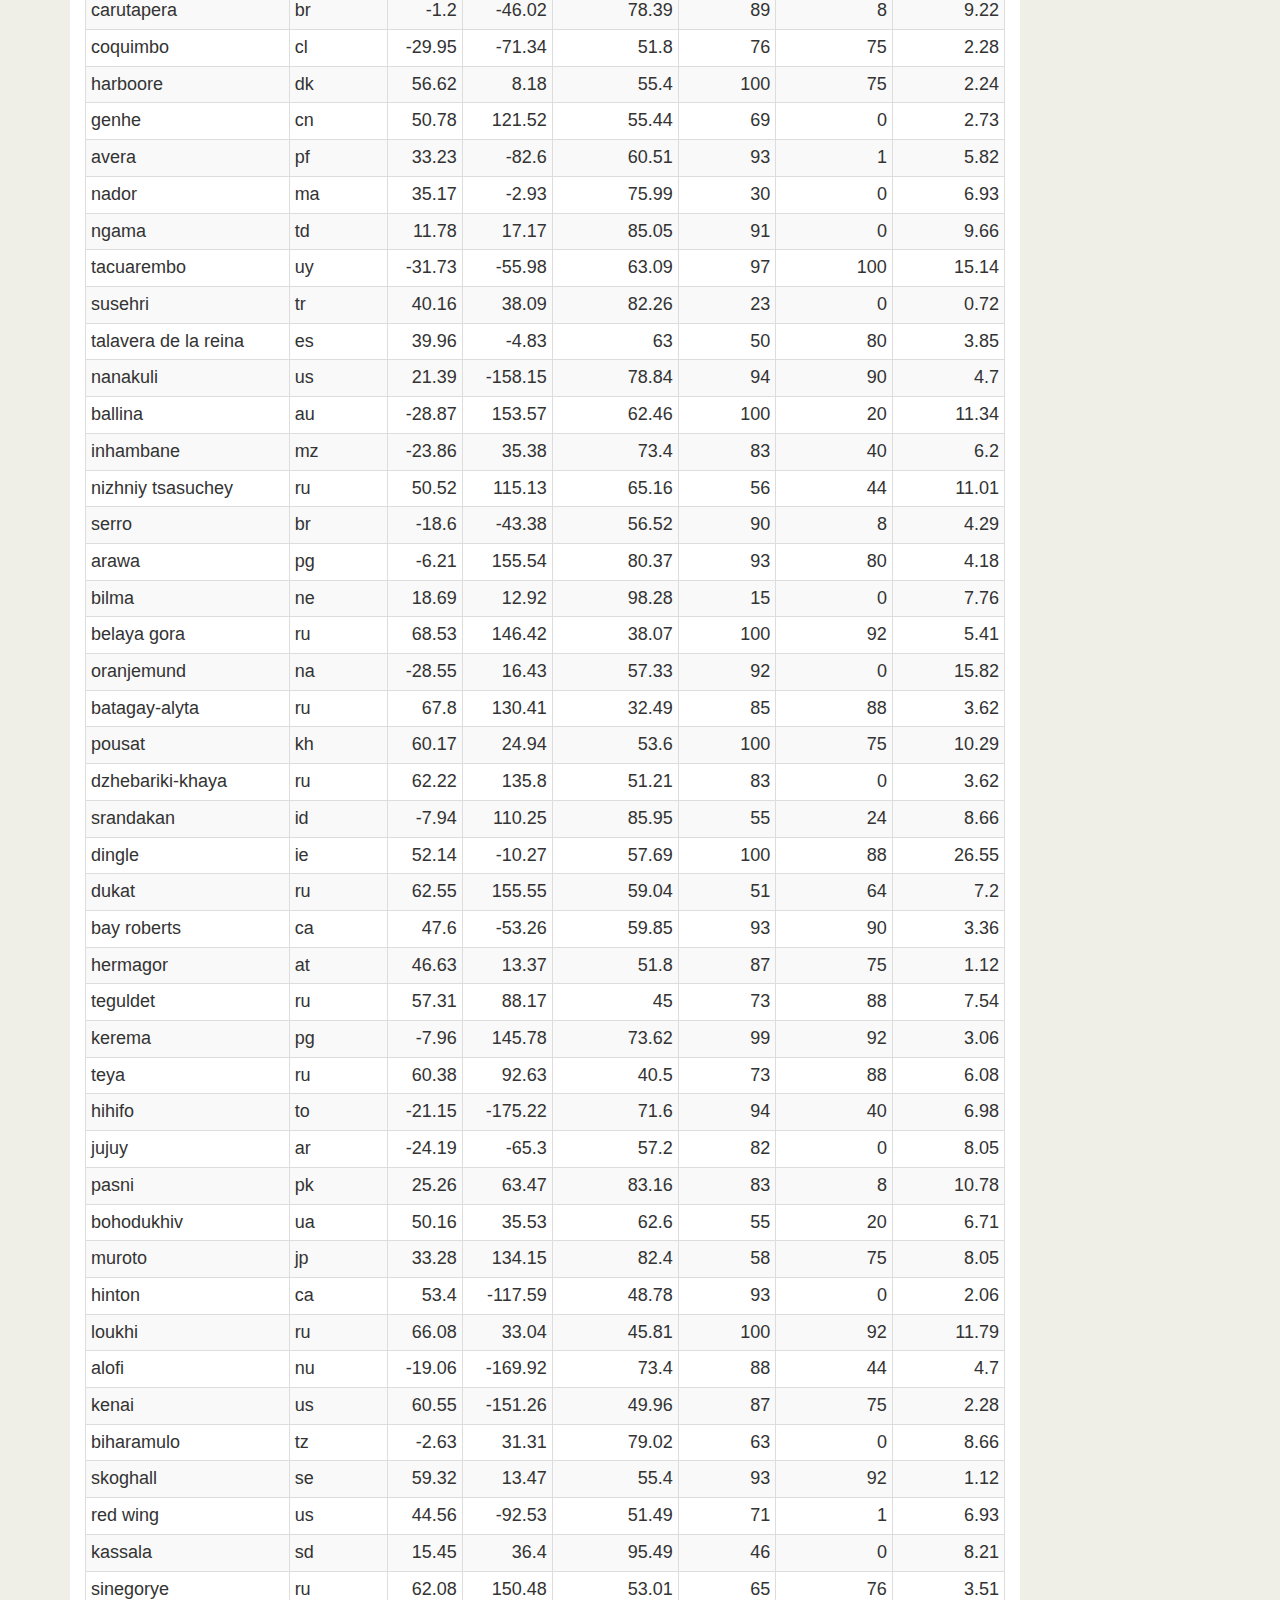
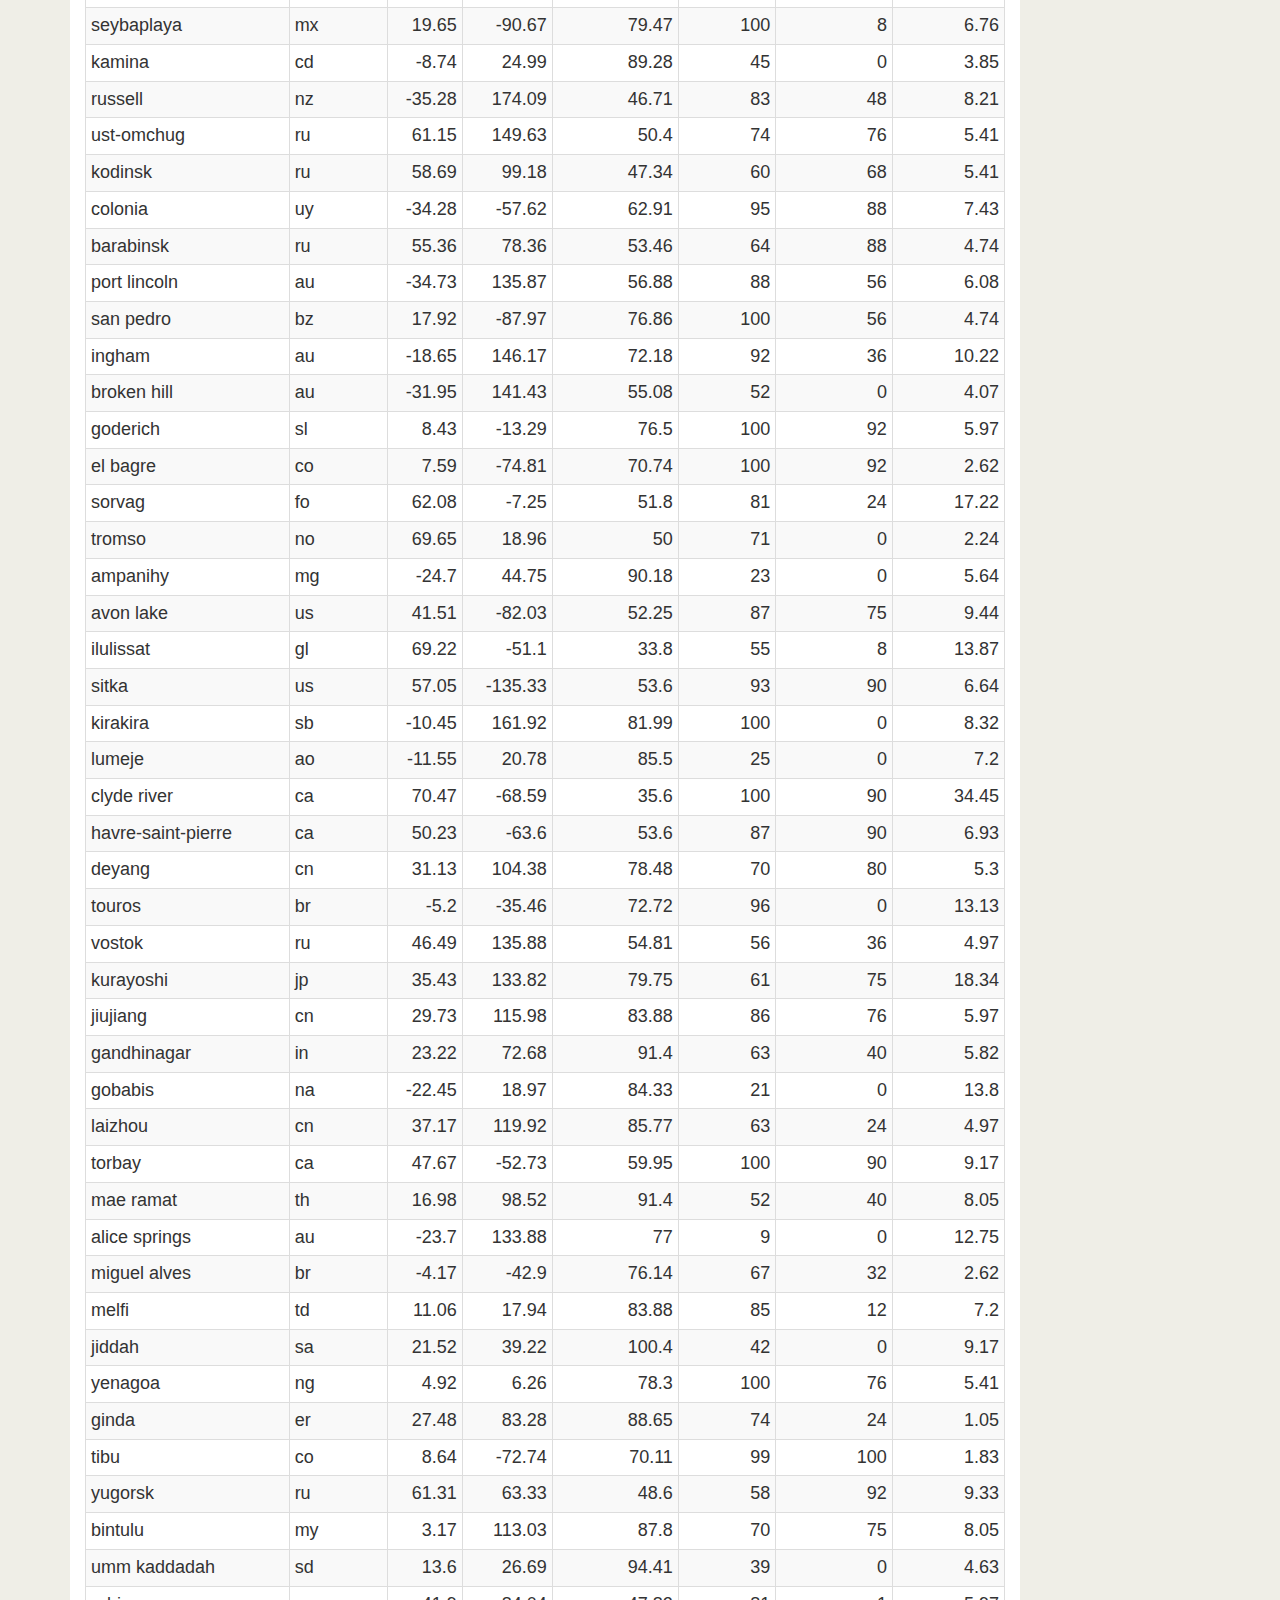
<file: table_data.html>
<!DOCTYPE html>
<html lang="en-us">
<head>
  <meta charset="UTF-8">
  <title>Comparison - Latitude Analysis Dashboard</title>

  <!--reset stylesheet -->
  <link type="text/css" rel="stylesheet" href="./css/reset.css">
  <!-- bootstrapcdn stylesheet -->
  <link type="text/css" rel="stylesheet" href="https://maxcdn.bootstrapcdn.com/bootstrap/3.3.7/css/bootstrap.css">
  <!-- landing page stylesheet  -->
  <link type="text/css" rel="stylesheet" href="./css/style.css">
  <!-- jquery file  -->
  <script type="text/javascript" src="./js/jquery-3.2.1.js"></script>
  <!-- bootstrap javascript file -->
  <script type="text/javascript" src="https://maxcdn.bootstrapcdn.com/bootstrap/3.3.7/js/bootstrap.min.js"></script>
  

</head>

<body>

    <nav class="navbar navbar-default">
        <div class="container-fluid">
        <!-- left Brand in the nav which allows users to return to the landing page. -->
        <div class="navbar-header">
            <a class="navbar-brand" id="nav-brand" href="index.html">Latitude</a>
        </div>

        <div>
            <!-- Dropdown on the right of the navbar named "Plots" which provides links to each individual visualization page. -->
            <ul class="nav navbar-nav navbar-right">
                <li class="dropdown">
                    <a href="#" class="dropdown-toggle" data-toggle="dropdown" role="button" aria-haspopup="true" aria-expanded="false">Plots <span class="caret"></span></a>
                    <ul class="dropdown-menu">
                    <li><a href="plot_temp.html">Temperature</a></li>
                    <li><a href="plot_humid.html">Humidity</a></li>
                    <li><a href="plot_cloud.html">Cloudiness</a></li>
                    <li><a href="plot_wind.html">Wind Speed</a></li>
                    </ul>
                </li>
            <li><a href="comparison.html">Comparison</a></li>
            <li><a href="table_data.html">Data</a></li>
            </ul>
        </div>
        <!-- /.navbar-->
        </div>
        <!-- /.container-fluid -->
    </nav>

<div class="container">
    <div class="col-md-10 back-container">
    <header>
        <h1>Data</h1>
    </header>
    <hr>
    <section>
        <p>The following table includes all the data used for plotting.</p>
    </section>

<table class="table table-bordered table-hover table-condensed table-striped fixed_headers">
<thead class="thead-inverse"><tr><th title="Field #1">City Name</th>
<th title="Field #2">Country Code</th>
<th title="Field #5">Latitude</th>
<th title="Field #6">Longitude</th>
<th title="Field #7">Temperature (F)</th>
<th title="Field #8">Humidity (%)</th>
<th title="Field #9">Cloudiness (%)</th>
<th title="Field #10">Wind Speed (mph)</th>
</tr></thead>
<tbody><tr>
<td>krasnoyarsk-66</td>
<td>ru</td>
<td align="right">45.04</td>
<td align="right">41.97</td>
<td align="right">71.6</td>
<td align="right">56</td>
<td align="right">0</td>
<td align="right">6.71</td>
</tr>
<tr>
<td>lorengau</td>
<td>pg</td>
<td align="right">-2.02</td>
<td align="right">147.27</td>
<td align="right">81.99</td>
<td align="right">100</td>
<td align="right">36</td>
<td align="right">6.64</td>
</tr>
<tr>
<td>dikson</td>
<td>ru</td>
<td align="right">73.51</td>
<td align="right">80.55</td>
<td align="right">37.53</td>
<td align="right">100</td>
<td align="right">12</td>
<td align="right">20.51</td>
</tr>
<tr>
<td>pahrump</td>
<td>us</td>
<td align="right">36.21</td>
<td align="right">-115.98</td>
<td align="right">67.46</td>
<td align="right">72</td>
<td align="right">40</td>
<td align="right">4.7</td>
</tr>
<tr>
<td>jamestown</td>
<td>sh</td>
<td align="right">-15.94</td>
<td align="right">-5.72</td>
<td align="right">66.69</td>
<td align="right">100</td>
<td align="right">88</td>
<td align="right">12.8</td>
</tr>
<tr>
<td>yellowknife</td>
<td>ca</td>
<td align="right">62.46</td>
<td align="right">-114.35</td>
<td align="right">50</td>
<td align="right">76</td>
<td align="right">5</td>
<td align="right">5.82</td>
</tr>
<tr>
<td>buhe</td>
<td>cn</td>
<td align="right">30.29</td>
<td align="right">112.23</td>
<td align="right">88.92</td>
<td align="right">73</td>
<td align="right">24</td>
<td align="right">7.76</td>
</tr>
<tr>
<td>busselton</td>
<td>au</td>
<td align="right">-33.65</td>
<td align="right">115.33</td>
<td align="right">62.82</td>
<td align="right">95</td>
<td align="right">24</td>
<td align="right">10.78</td>
</tr>
<tr>
<td>rikitea</td>
<td>pf</td>
<td align="right">-23.12</td>
<td align="right">-134.97</td>
<td align="right">70.65</td>
<td align="right">100</td>
<td align="right">92</td>
<td align="right">5.3</td>
</tr>
<tr>
<td>pochutla</td>
<td>mx</td>
<td align="right">15.73</td>
<td align="right">-96.47</td>
<td align="right">75.24</td>
<td align="right">100</td>
<td align="right">92</td>
<td align="right">7.2</td>
</tr>
<tr>
<td>victoria</td>
<td>sc</td>
<td align="right">-4.62</td>
<td align="right">55.45</td>
<td align="right">78.8</td>
<td align="right">88</td>
<td align="right">40</td>
<td align="right">17.22</td>
</tr>
<tr>
<td>kapaa</td>
<td>us</td>
<td align="right">22.08</td>
<td align="right">-159.32</td>
<td align="right">79.61</td>
<td align="right">74</td>
<td align="right">75</td>
<td align="right">13.87</td>
</tr>
<tr>
<td>belushya guba</td>
<td>ru</td>
<td align="right">69.71</td>
<td align="right">60.05</td>
<td align="right">42.57</td>
<td align="right">98</td>
<td align="right">56</td>
<td align="right">18.39</td>
</tr>
<tr>
<td>ixtapa</td>
<td>mx</td>
<td align="right">20.7</td>
<td align="right">-105.2</td>
<td align="right">80.6</td>
<td align="right">94</td>
<td align="right">75</td>
<td align="right">2.17</td>
</tr>
<tr>
<td>kawalu</td>
<td>id</td>
<td align="right">-7.38</td>
<td align="right">108.21</td>
<td align="right">86.27</td>
<td align="right">53</td>
<td align="right">20</td>
<td align="right">2.28</td>
</tr>
<tr>
<td>taolanaro</td>
<td>mg</td>
<td align="right">-25.02</td>
<td align="right">46.97</td>
<td align="right">77</td>
<td align="right">65</td>
<td align="right">20</td>
<td align="right">28.86</td>
</tr>
<tr>
<td>bukavu</td>
<td>cd</td>
<td align="right">-2.51</td>
<td align="right">28.86</td>
<td align="right">68.49</td>
<td align="right">100</td>
<td align="right">56</td>
<td align="right">0.94</td>
</tr>
<tr>
<td>mayumba</td>
<td>ga</td>
<td align="right">-3.43</td>
<td align="right">10.66</td>
<td align="right">75.06</td>
<td align="right">97</td>
<td align="right">88</td>
<td align="right">2.62</td>
</tr>
<tr>
<td>mataura</td>
<td>pf</td>
<td align="right">27.5</td>
<td align="right">77.68</td>
<td align="right">95</td>
<td align="right">50</td>
<td align="right">40</td>
<td align="right">9.17</td>
</tr>
<tr>
<td>vaini</td>
<td>to</td>
<td align="right">-21.2</td>
<td align="right">-175.2</td>
<td align="right">71.6</td>
<td align="right">94</td>
<td align="right">40</td>
<td align="right">6.98</td>
</tr>
<tr>
<td>butaritari</td>
<td>ki</td>
<td align="right">3.07</td>
<td align="right">172.79</td>
<td align="right">83.34</td>
<td align="right">100</td>
<td align="right">56</td>
<td align="right">9.78</td>
</tr>
<tr>
<td>burns lake</td>
<td>ca</td>
<td align="right">54.23</td>
<td align="right">-125.75</td>
<td align="right">49.77</td>
<td align="right">77</td>
<td align="right">88</td>
<td align="right">2.73</td>
</tr>
<tr>
<td>port alfred</td>
<td>za</td>
<td align="right">-33.59</td>
<td align="right">26.89</td>
<td align="right">61.43</td>
<td align="right">100</td>
<td align="right">92</td>
<td align="right">4.18</td>
</tr>
<tr>
<td>ucluelet</td>
<td>ca</td>
<td align="right">48.93</td>
<td align="right">-125.55</td>
<td align="right">53.1</td>
<td align="right">99</td>
<td align="right">100</td>
<td align="right">1.83</td>
</tr>
<tr>
<td>dwarka</td>
<td>in</td>
<td align="right">22.24</td>
<td align="right">68.97</td>
<td align="right">83.34</td>
<td align="right">92</td>
<td align="right">0</td>
<td align="right">10.45</td>
</tr>
<tr>
<td>plettenberg bay</td>
<td>za</td>
<td align="right">-34.05</td>
<td align="right">23.37</td>
<td align="right">61.65</td>
<td align="right">95</td>
<td align="right">24</td>
<td align="right">3.51</td>
</tr>
<tr>
<td>payo</td>
<td>ph</td>
<td align="right">13.91</td>
<td align="right">124.3</td>
<td align="right">84.51</td>
<td align="right">100</td>
<td align="right">56</td>
<td align="right">7.65</td>
</tr>
<tr>
<td>mar del plata</td>
<td>ar</td>
<td align="right">-38</td>
<td align="right">-57.56</td>
<td align="right">53.6</td>
<td align="right">87</td>
<td align="right">75</td>
<td align="right">9.17</td>
</tr>
<tr>
<td>qaanaaq</td>
<td>gl</td>
<td align="right">77.48</td>
<td align="right">-69.36</td>
<td align="right">22.32</td>
<td align="right">100</td>
<td align="right">12</td>
<td align="right">18.16</td>
</tr>
<tr>
<td>ushuaia</td>
<td>ar</td>
<td align="right">-54.8</td>
<td align="right">-68.3</td>
<td align="right">41</td>
<td align="right">44</td>
<td align="right">75</td>
<td align="right">11.41</td>
</tr>
<tr>
<td>asau</td>
<td>tv</td>
<td align="right">-8.52</td>
<td align="right">179.13</td>
<td align="right">84.2</td>
<td align="right">79</td>
<td align="right">20</td>
<td align="right">3.36</td>
</tr>
<tr>
<td>hobart</td>
<td>au</td>
<td align="right">-42.88</td>
<td align="right">147.33</td>
<td align="right">53.6</td>
<td align="right">46</td>
<td align="right">20</td>
<td align="right">12.75</td>
</tr>
<tr>
<td>cidreira</td>
<td>br</td>
<td align="right">-30.18</td>
<td align="right">-50.21</td>
<td align="right">64.53</td>
<td align="right">91</td>
<td align="right">88</td>
<td align="right">9.66</td>
</tr>
<tr>
<td>chimbote</td>
<td>pe</td>
<td align="right">-9.09</td>
<td align="right">-78.58</td>
<td align="right">57.42</td>
<td align="right">100</td>
<td align="right">56</td>
<td align="right">4.63</td>
</tr>
<tr>
<td>kruisfontein</td>
<td>za</td>
<td align="right">-34</td>
<td align="right">24.73</td>
<td align="right">65.34</td>
<td align="right">75</td>
<td align="right">0</td>
<td align="right">3.4</td>
</tr>
<tr>
<td>lagos</td>
<td>pt</td>
<td align="right">37.1</td>
<td align="right">-8.67</td>
<td align="right">66.2</td>
<td align="right">72</td>
<td align="right">20</td>
<td align="right">11.41</td>
</tr>
<tr>
<td>praia</td>
<td>cv</td>
<td align="right">14.92</td>
<td align="right">-23.51</td>
<td align="right">78.8</td>
<td align="right">83</td>
<td align="right">20</td>
<td align="right">10.29</td>
</tr>
<tr>
<td>moshi</td>
<td>tz</td>
<td align="right">-3.35</td>
<td align="right">37.33</td>
<td align="right">75.42</td>
<td align="right">64</td>
<td align="right">24</td>
<td align="right">7.43</td>
</tr>
<tr>
<td>phuket</td>
<td>th</td>
<td align="right">7.89</td>
<td align="right">98.4</td>
<td align="right">83.61</td>
<td align="right">83</td>
<td align="right">75</td>
<td align="right">9.17</td>
</tr>
<tr>
<td>envira</td>
<td>br</td>
<td align="right">-7.3</td>
<td align="right">-70.22</td>
<td align="right">73.98</td>
<td align="right">91</td>
<td align="right">88</td>
<td align="right">2.39</td>
</tr>
<tr>
<td>cumbum</td>
<td>in</td>
<td align="right">9.73</td>
<td align="right">77.3</td>
<td align="right">82.08</td>
<td align="right">68</td>
<td align="right">88</td>
<td align="right">2.62</td>
</tr>
<tr>
<td>kamaishi</td>
<td>jp</td>
<td align="right">39.27</td>
<td align="right">141.88</td>
<td align="right">78.8</td>
<td align="right">61</td>
<td align="right">20</td>
<td align="right">5.82</td>
</tr>
<tr>
<td>minab</td>
<td>ir</td>
<td align="right">27.15</td>
<td align="right">57.08</td>
<td align="right">99.45</td>
<td align="right">40</td>
<td align="right">68</td>
<td align="right">6.87</td>
</tr>
<tr>
<td>tuatapere</td>
<td>nz</td>
<td align="right">-46.13</td>
<td align="right">167.68</td>
<td align="right">41.49</td>
<td align="right">100</td>
<td align="right">92</td>
<td align="right">20.51</td>
</tr>
<tr>
<td>nikolskoye</td>
<td>ru</td>
<td align="right">59.68</td>
<td align="right">30.67</td>
<td align="right">53.6</td>
<td align="right">87</td>
<td align="right">20</td>
<td align="right">6.71</td>
</tr>
<tr>
<td>klasterec nad ohri</td>
<td>cz</td>
<td align="right">50.38</td>
<td align="right">13.17</td>
<td align="right">55.4</td>
<td align="right">82</td>
<td align="right">0</td>
<td align="right">5.82</td>
</tr>
<tr>
<td>farah</td>
<td>af</td>
<td align="right">32.37</td>
<td align="right">62.12</td>
<td align="right">102.51</td>
<td align="right">12</td>
<td align="right">0</td>
<td align="right">3.51</td>
</tr>
<tr>
<td>pontes e lacerda</td>
<td>br</td>
<td align="right">-15.23</td>
<td align="right">-59.34</td>
<td align="right">68.31</td>
<td align="right">79</td>
<td align="right">0</td>
<td align="right">2.51</td>
</tr>
<tr>
<td>punta arenas</td>
<td>cl</td>
<td align="right">-53.15</td>
<td align="right">-70.92</td>
<td align="right">33.8</td>
<td align="right">69</td>
<td align="right">75</td>
<td align="right">19.46</td>
</tr>
<tr>
<td>hasaki</td>
<td>jp</td>
<td align="right">35.73</td>
<td align="right">140.83</td>
<td align="right">77.95</td>
<td align="right">57</td>
<td align="right">20</td>
<td align="right">11.41</td>
</tr>
<tr>
<td>mahebourg</td>
<td>mu</td>
<td align="right">-20.41</td>
<td align="right">57.7</td>
<td align="right">77</td>
<td align="right">61</td>
<td align="right">75</td>
<td align="right">18.34</td>
</tr>
<tr>
<td>mecca</td>
<td>sa</td>
<td align="right">21.43</td>
<td align="right">39.83</td>
<td align="right">109.4</td>
<td align="right">15</td>
<td align="right">0</td>
<td align="right">4.97</td>
</tr>
<tr>
<td>kadoma</td>
<td>zw</td>
<td align="right">-18.33</td>
<td align="right">29.92</td>
<td align="right">82.62</td>
<td align="right">30</td>
<td align="right">0</td>
<td align="right">4.63</td>
</tr>
<tr>
<td>buala</td>
<td>sb</td>
<td align="right">-8.14</td>
<td align="right">159.59</td>
<td align="right">79.74</td>
<td align="right">96</td>
<td align="right">0</td>
<td align="right">4.63</td>
</tr>
<tr>
<td>awallan</td>
<td>ph</td>
<td align="right">17.92</td>
<td align="right">121.91</td>
<td align="right">85.05</td>
<td align="right">77</td>
<td align="right">12</td>
<td align="right">5.19</td>
</tr>
<tr>
<td>severo-kurilsk</td>
<td>ru</td>
<td align="right">50.68</td>
<td align="right">156.12</td>
<td align="right">49.59</td>
<td align="right">97</td>
<td align="right">92</td>
<td align="right">19.17</td>
</tr>
<tr>
<td>coahuayana</td>
<td>mx</td>
<td align="right">18.73</td>
<td align="right">-103.68</td>
<td align="right">79.74</td>
<td align="right">100</td>
<td align="right">24</td>
<td align="right">4.52</td>
</tr>
<tr>
<td>tasiilaq</td>
<td>gl</td>
<td align="right">65.61</td>
<td align="right">-37.64</td>
<td align="right">41</td>
<td align="right">91</td>
<td align="right">92</td>
<td align="right">16.11</td>
</tr>
<tr>
<td>angoche</td>
<td>mz</td>
<td align="right">-16.23</td>
<td align="right">39.91</td>
<td align="right">77.58</td>
<td align="right">97</td>
<td align="right">0</td>
<td align="right">11.79</td>
</tr>
<tr>
<td>yanan</td>
<td>cn</td>
<td align="right">36.6</td>
<td align="right">109.49</td>
<td align="right">68.22</td>
<td align="right">81</td>
<td align="right">92</td>
<td align="right">3.06</td>
</tr>
<tr>
<td>honiara</td>
<td>sb</td>
<td align="right">-9.43</td>
<td align="right">159.95</td>
<td align="right">84.2</td>
<td align="right">70</td>
<td align="right">40</td>
<td align="right">3.36</td>
</tr>
<tr>
<td>agadir</td>
<td>ma</td>
<td align="right">30.42</td>
<td align="right">-9.6</td>
<td align="right">66.2</td>
<td align="right">93</td>
<td align="right">75</td>
<td align="right">3.36</td>
</tr>
<tr>
<td>bolungarvik</td>
<td>is</td>
<td align="right">66.08</td>
<td align="right">-23.12</td>
<td align="right">43.56</td>
<td align="right">100</td>
<td align="right">92</td>
<td align="right">3.18</td>
</tr>
<tr>
<td>gangotri</td>
<td>in</td>
<td align="right">30.73</td>
<td align="right">78.45</td>
<td align="right">69.75</td>
<td align="right">80</td>
<td align="right">32</td>
<td align="right">1.95</td>
</tr>
<tr>
<td>bluff</td>
<td>nz</td>
<td align="right">-46.6</td>
<td align="right">168.33</td>
<td align="right">47.88</td>
<td align="right">100</td>
<td align="right">68</td>
<td align="right">10.78</td>
</tr>
<tr>
<td>chokurdakh</td>
<td>ru</td>
<td align="right">70.63</td>
<td align="right">147.92</td>
<td align="right">36.18</td>
<td align="right">80</td>
<td align="right">80</td>
<td align="right">8.66</td>
</tr>
<tr>
<td>padang</td>
<td>id</td>
<td align="right">-0.95</td>
<td align="right">100.35</td>
<td align="right">79.56</td>
<td align="right">100</td>
<td align="right">92</td>
<td align="right">11.79</td>
</tr>
<tr>
<td>mount isa</td>
<td>au</td>
<td align="right">-20.73</td>
<td align="right">139.5</td>
<td align="right">82.4</td>
<td align="right">11</td>
<td align="right">68</td>
<td align="right">10.29</td>
</tr>
<tr>
<td>ribeira brava</td>
<td>cv</td>
<td align="right">16.62</td>
<td align="right">-24.3</td>
<td align="right">79.02</td>
<td align="right">100</td>
<td align="right">24</td>
<td align="right">11.23</td>
</tr>
<tr>
<td>aklavik</td>
<td>ca</td>
<td align="right">68.22</td>
<td align="right">-135.01</td>
<td align="right">46.4</td>
<td align="right">81</td>
<td align="right">90</td>
<td align="right">4.7</td>
</tr>
<tr>
<td>gamboma</td>
<td>cg</td>
<td align="right">-1.88</td>
<td align="right">15.86</td>
<td align="right">78.21</td>
<td align="right">99</td>
<td align="right">44</td>
<td align="right">4.63</td>
</tr>
<tr>
<td>upernavik</td>
<td>gl</td>
<td align="right">72.79</td>
<td align="right">-56.15</td>
<td align="right">37.98</td>
<td align="right">100</td>
<td align="right">32</td>
<td align="right">25.55</td>
</tr>
<tr>
<td>korla</td>
<td>cn</td>
<td align="right">41.76</td>
<td align="right">86.15</td>
<td align="right">79.83</td>
<td align="right">36</td>
<td align="right">0</td>
<td align="right">4.52</td>
</tr>
<tr>
<td>saleaula</td>
<td>ws</td>
<td align="right">31.5</td>
<td align="right">75.75</td>
<td align="right">86.49</td>
<td align="right">86</td>
<td align="right">48</td>
<td align="right">4.41</td>
</tr>
<tr>
<td>tuktoyaktuk</td>
<td>ca</td>
<td align="right">69.45</td>
<td align="right">-133.04</td>
<td align="right">39.06</td>
<td align="right">100</td>
<td align="right">88</td>
<td align="right">12.24</td>
</tr>
<tr>
<td>caucel</td>
<td>mx</td>
<td align="right">21.02</td>
<td align="right">-89.72</td>
<td align="right">77</td>
<td align="right">94</td>
<td align="right">5</td>
<td align="right">3.4</td>
</tr>
<tr>
<td>hilo</td>
<td>us</td>
<td align="right">19.73</td>
<td align="right">-155.09</td>
<td align="right">62.74</td>
<td align="right">94</td>
<td align="right">90</td>
<td align="right">6.93</td>
</tr>
<tr>
<td>salalah</td>
<td>om</td>
<td align="right">17.02</td>
<td align="right">54.09</td>
<td align="right">86</td>
<td align="right">62</td>
<td align="right">75</td>
<td align="right">10.29</td>
</tr>
<tr>
<td>barrow</td>
<td>us</td>
<td align="right">71.29</td>
<td align="right">-156.79</td>
<td align="right">33.8</td>
<td align="right">80</td>
<td align="right">90</td>
<td align="right">13.87</td>
</tr>
<tr>
<td>hermanus</td>
<td>za</td>
<td align="right">-34.42</td>
<td align="right">19.23</td>
<td align="right">61.11</td>
<td align="right">65</td>
<td align="right">8</td>
<td align="right">3.74</td>
</tr>
<tr>
<td>necochea</td>
<td>ar</td>
<td align="right">-38.55</td>
<td align="right">-58.74</td>
<td align="right">46.89</td>
<td align="right">99</td>
<td align="right">88</td>
<td align="right">7.99</td>
</tr>
<tr>
<td>thompson</td>
<td>ca</td>
<td align="right">55.74</td>
<td align="right">-97.86</td>
<td align="right">60.8</td>
<td align="right">67</td>
<td align="right">40</td>
<td align="right">6.93</td>
</tr>
<tr>
<td>zhob</td>
<td>pk</td>
<td align="right">31.34</td>
<td align="right">69.45</td>
<td align="right">90.27</td>
<td align="right">22</td>
<td align="right">0</td>
<td align="right">1.72</td>
</tr>
<tr>
<td>humboldt</td>
<td>ca</td>
<td align="right">52.2</td>
<td align="right">-105.13</td>
<td align="right">67.59</td>
<td align="right">40</td>
<td align="right">0</td>
<td align="right">18.16</td>
</tr>
<tr>
<td>sao filipe</td>
<td>cv</td>
<td align="right">14.9</td>
<td align="right">-24.5</td>
<td align="right">79.74</td>
<td align="right">100</td>
<td align="right">0</td>
<td align="right">10.22</td>
</tr>
<tr>
<td>pingzhuang</td>
<td>cn</td>
<td align="right">42.04</td>
<td align="right">119.29</td>
<td align="right">75.06</td>
<td align="right">63</td>
<td align="right">48</td>
<td align="right">11.12</td>
</tr>
<tr>
<td>kavieng</td>
<td>pg</td>
<td align="right">-2.57</td>
<td align="right">150.8</td>
<td align="right">83.61</td>
<td align="right">100</td>
<td align="right">32</td>
<td align="right">8.1</td>
</tr>
<tr>
<td>uvira</td>
<td>cd</td>
<td align="right">-3.41</td>
<td align="right">29.15</td>
<td align="right">75.96</td>
<td align="right">66</td>
<td align="right">48</td>
<td align="right">2.73</td>
</tr>
<tr>
<td>mogadishu</td>
<td>so</td>
<td align="right">2.04</td>
<td align="right">45.34</td>
<td align="right">82.4</td>
<td align="right">78</td>
<td align="right">75</td>
<td align="right">13.87</td>
</tr>
<tr>
<td>arraial do cabo</td>
<td>br</td>
<td align="right">-22.97</td>
<td align="right">-42.03</td>
<td align="right">68.58</td>
<td align="right">93</td>
<td align="right">0</td>
<td align="right">19.51</td>
</tr>
<tr>
<td>new norfolk</td>
<td>au</td>
<td align="right">-42.78</td>
<td align="right">147.06</td>
<td align="right">53.6</td>
<td align="right">46</td>
<td align="right">20</td>
<td align="right">12.75</td>
</tr>
<tr>
<td>nouadhibou</td>
<td>mr</td>
<td align="right">20.93</td>
<td align="right">-17.03</td>
<td align="right">68</td>
<td align="right">94</td>
<td align="right">75</td>
<td align="right">9.17</td>
</tr>
<tr>
<td>kupang</td>
<td>id</td>
<td align="right">-10.17</td>
<td align="right">123.58</td>
<td align="right">87.8</td>
<td align="right">45</td>
<td align="right">20</td>
<td align="right">16.11</td>
</tr>
<tr>
<td>loubomo</td>
<td>cg</td>
<td align="right">-4.01</td>
<td align="right">13.98</td>
<td align="right">76.86</td>
<td align="right">83</td>
<td align="right">56</td>
<td align="right">2.95</td>
</tr>
<tr>
<td>khatanga</td>
<td>ru</td>
<td align="right">71.97</td>
<td align="right">102.5</td>
<td align="right">40.41</td>
<td align="right">73</td>
<td align="right">56</td>
<td align="right">20.51</td>
</tr>
<tr>
<td>kaduna</td>
<td>ng</td>
<td align="right">10.52</td>
<td align="right">7.44</td>
<td align="right">76.59</td>
<td align="right">100</td>
<td align="right">56</td>
<td align="right">4.18</td>
</tr>
<tr>
<td>fort nelson</td>
<td>ca</td>
<td align="right">58.81</td>
<td align="right">-122.7</td>
<td align="right">46.4</td>
<td align="right">81</td>
<td align="right">75</td>
<td align="right">2.24</td>
</tr>
<tr>
<td>east london</td>
<td>za</td>
<td align="right">-33.02</td>
<td align="right">27.91</td>
<td align="right">66.2</td>
<td align="right">68</td>
<td align="right">75</td>
<td align="right">5.82</td>
</tr>
<tr>
<td>flinders</td>
<td>au</td>
<td align="right">-34.58</td>
<td align="right">150.86</td>
<td align="right">57.2</td>
<td align="right">50</td>
<td align="right">88</td>
<td align="right">8.05</td>
</tr>
<tr>
<td>dujuma</td>
<td>so</td>
<td align="right">1.25</td>
<td align="right">42.57</td>
<td align="right">85.86</td>
<td align="right">59</td>
<td align="right">20</td>
<td align="right">13.47</td>
</tr>
<tr>
<td>saskylakh</td>
<td>ru</td>
<td align="right">71.92</td>
<td align="right">114.08</td>
<td align="right">38.79</td>
<td align="right">86</td>
<td align="right">64</td>
<td align="right">12.35</td>
</tr>
<tr>
<td>gat</td>
<td>ly</td>
<td align="right">60.15</td>
<td align="right">24.76</td>
<td align="right">53.6</td>
<td align="right">100</td>
<td align="right">75</td>
<td align="right">10.29</td>
</tr>
<tr>
<td>nizhneyansk</td>
<td>ru</td>
<td align="right">55.64</td>
<td align="right">51.82</td>
<td align="right">53.6</td>
<td align="right">93</td>
<td align="right">75</td>
<td align="right">20.13</td>
</tr>
<tr>
<td>iqaluit</td>
<td>ca</td>
<td align="right">63.75</td>
<td align="right">-68.51</td>
<td align="right">39.2</td>
<td align="right">86</td>
<td align="right">90</td>
<td align="right">19.46</td>
</tr>
<tr>
<td>tsihombe</td>
<td>mg</td>
<td align="right">-25.3</td>
<td align="right">45.48</td>
<td align="right">90.9</td>
<td align="right">29</td>
<td align="right">0</td>
<td align="right">9.22</td>
</tr>
<tr>
<td>kununurra</td>
<td>au</td>
<td align="right">-15.77</td>
<td align="right">128.73</td>
<td align="right">91.4</td>
<td align="right">9</td>
<td align="right">0</td>
<td align="right">10.29</td>
</tr>
<tr>
<td>husavik</td>
<td>is</td>
<td align="right">66.04</td>
<td align="right">-17.34</td>
<td align="right">39.2</td>
<td align="right">100</td>
<td align="right">75</td>
<td align="right">2.24</td>
</tr>
<tr>
<td>khakhea</td>
<td>bw</td>
<td align="right">-24.69</td>
<td align="right">23.49</td>
<td align="right">85.41</td>
<td align="right">21</td>
<td align="right">0</td>
<td align="right">12.8</td>
</tr>
<tr>
<td>illoqqortoormiut</td>
<td>gl</td>
<td align="right">41.9</td>
<td align="right">12.49</td>
<td align="right">66.87</td>
<td align="right">82</td>
<td align="right">0</td>
<td align="right">3.36</td>
</tr>
<tr>
<td>eureka</td>
<td>us</td>
<td align="right">40.8</td>
<td align="right">-124.16</td>
<td align="right">58.15</td>
<td align="right">100</td>
<td align="right">90</td>
<td align="right">3.36</td>
</tr>
<tr>
<td>saint-joseph</td>
<td>re</td>
<td align="right">-21.37</td>
<td align="right">55.62</td>
<td align="right">77</td>
<td align="right">65</td>
<td align="right">20</td>
<td align="right">27.51</td>
</tr>
<tr>
<td>albany</td>
<td>au</td>
<td align="right">-35.02</td>
<td align="right">117.89</td>
<td align="right">67.14</td>
<td align="right">62</td>
<td align="right">36</td>
<td align="right">12.01</td>
</tr>
<tr>
<td>hvide sande</td>
<td>dk</td>
<td align="right">56</td>
<td align="right">8.13</td>
<td align="right">56.28</td>
<td align="right">93</td>
<td align="right">88</td>
<td align="right">2.24</td>
</tr>
<tr>
<td>aquiraz</td>
<td>br</td>
<td align="right">-3.9</td>
<td align="right">-38.39</td>
<td align="right">78.8</td>
<td align="right">69</td>
<td align="right">40</td>
<td align="right">17.22</td>
</tr>
<tr>
<td>chibombo</td>
<td>zm</td>
<td align="right">-14.66</td>
<td align="right">28.07</td>
<td align="right">83.52</td>
<td align="right">33</td>
<td align="right">0</td>
<td align="right">14.03</td>
</tr>
<tr>
<td>ribeira grande</td>
<td>pt</td>
<td align="right">38.52</td>
<td align="right">-28.7</td>
<td align="right">69.8</td>
<td align="right">77</td>
<td align="right">40</td>
<td align="right">12.75</td>
</tr>
<tr>
<td>puerto ayora</td>
<td>ec</td>
<td align="right">-0.74</td>
<td align="right">-90.35</td>
<td align="right">67.41</td>
<td align="right">100</td>
<td align="right">80</td>
<td align="right">11.68</td>
</tr>
<tr>
<td>waipawa</td>
<td>nz</td>
<td align="right">-41.41</td>
<td align="right">175.52</td>
<td align="right">51.8</td>
<td align="right">53</td>
<td align="right">0</td>
<td align="right">11.41</td>
</tr>
<tr>
<td>diego de almagro</td>
<td>cl</td>
<td align="right">-26.37</td>
<td align="right">-70.05</td>
<td align="right">45.18</td>
<td align="right">93</td>
<td align="right">68</td>
<td align="right">3.29</td>
</tr>
<tr>
<td>sokoto</td>
<td>ng</td>
<td align="right">13.06</td>
<td align="right">5.24</td>
<td align="right">82.71</td>
<td align="right">80</td>
<td align="right">64</td>
<td align="right">4.74</td>
</tr>
<tr>
<td>samarskoye</td>
<td>ru</td>
<td align="right">46.93</td>
<td align="right">39.68</td>
<td align="right">73.4</td>
<td align="right">49</td>
<td align="right">0</td>
<td align="right">4.47</td>
</tr>
<tr>
<td>luderitz</td>
<td>na</td>
<td align="right">-26.65</td>
<td align="right">15.16</td>
<td align="right">60.03</td>
<td align="right">89</td>
<td align="right">0</td>
<td align="right">12.24</td>
</tr>
<tr>
<td>bogorodskoye</td>
<td>ru</td>
<td align="right">56.55</td>
<td align="right">37.88</td>
<td align="right">59.13</td>
<td align="right">88</td>
<td align="right">12</td>
<td align="right">10.89</td>
</tr>
<tr>
<td>verkhniy avzyan</td>
<td>ru</td>
<td align="right">53.53</td>
<td align="right">57.54</td>
<td align="right">54.81</td>
<td align="right">85</td>
<td align="right">92</td>
<td align="right">12.01</td>
</tr>
<tr>
<td>bambous virieux</td>
<td>mu</td>
<td align="right">-20.34</td>
<td align="right">57.76</td>
<td align="right">77</td>
<td align="right">61</td>
<td align="right">75</td>
<td align="right">18.34</td>
</tr>
<tr>
<td>bethel</td>
<td>us</td>
<td align="right">41.37</td>
<td align="right">-73.41</td>
<td align="right">51.4</td>
<td align="right">93</td>
<td align="right">1</td>
<td align="right">3.36</td>
</tr>
<tr>
<td>longyearbyen</td>
<td>sj</td>
<td align="right">78.22</td>
<td align="right">15.64</td>
<td align="right">41</td>
<td align="right">93</td>
<td align="right">90</td>
<td align="right">1.12</td>
</tr>
<tr>
<td>nanning</td>
<td>cn</td>
<td align="right">22.82</td>
<td align="right">108.32</td>
<td align="right">86</td>
<td align="right">74</td>
<td align="right">20</td>
<td align="right">4.47</td>
</tr>
<tr>
<td>mandera</td>
<td>ke</td>
<td align="right">3.94</td>
<td align="right">41.87</td>
<td align="right">88.11</td>
<td align="right">44</td>
<td align="right">8</td>
<td align="right">13.69</td>
</tr>
<tr>
<td>port-gentil</td>
<td>ga</td>
<td align="right">-0.72</td>
<td align="right">8.78</td>
<td align="right">78.8</td>
<td align="right">83</td>
<td align="right">75</td>
<td align="right">8.05</td>
</tr>
<tr>
<td>agirish</td>
<td>ru</td>
<td align="right">61.92</td>
<td align="right">63.02</td>
<td align="right">48.06</td>
<td align="right">56</td>
<td align="right">88</td>
<td align="right">6.87</td>
</tr>
<tr>
<td>inuvik</td>
<td>ca</td>
<td align="right">68.35</td>
<td align="right">-133.72</td>
<td align="right">43.32</td>
<td align="right">81</td>
<td align="right">90</td>
<td align="right">4.7</td>
</tr>
<tr>
<td>lere</td>
<td>ng</td>
<td align="right">10.39</td>
<td align="right">8.57</td>
<td align="right">78.66</td>
<td align="right">94</td>
<td align="right">44</td>
<td align="right">3.62</td>
</tr>
<tr>
<td>port elizabeth</td>
<td>za</td>
<td align="right">-33.92</td>
<td align="right">25.57</td>
<td align="right">64.4</td>
<td align="right">72</td>
<td align="right">0</td>
<td align="right">4.7</td>
</tr>
<tr>
<td>petropavlovsk-kamchatskiy</td>
<td>ru</td>
<td align="right">53.05</td>
<td align="right">158.65</td>
<td align="right">53.6</td>
<td align="right">76</td>
<td align="right">75</td>
<td align="right">4.47</td>
</tr>
<tr>
<td>high level</td>
<td>ca</td>
<td align="right">58.52</td>
<td align="right">-117.14</td>
<td align="right">44.6</td>
<td align="right">87</td>
<td align="right">1</td>
<td align="right">2.24</td>
</tr>
<tr>
<td>kalemie</td>
<td>cd</td>
<td align="right">-5.95</td>
<td align="right">29.19</td>
<td align="right">81.36</td>
<td align="right">76</td>
<td align="right">0</td>
<td align="right">4.97</td>
</tr>
<tr>
<td>cabo san lucas</td>
<td>mx</td>
<td align="right">22.89</td>
<td align="right">-109.91</td>
<td align="right">80.82</td>
<td align="right">100</td>
<td align="right">0</td>
<td align="right">9.33</td>
</tr>
<tr>
<td>kinablangan</td>
<td>ph</td>
<td align="right">7.69</td>
<td align="right">126.55</td>
<td align="right">86.04</td>
<td align="right">97</td>
<td align="right">0</td>
<td align="right">7.31</td>
</tr>
<tr>
<td>nisia floresta</td>
<td>br</td>
<td align="right">-6.09</td>
<td align="right">-35.21</td>
<td align="right">71.6</td>
<td align="right">94</td>
<td align="right">20</td>
<td align="right">8.05</td>
</tr>
<tr>
<td>talnakh</td>
<td>ru</td>
<td align="right">69.49</td>
<td align="right">88.4</td>
<td align="right">46.44</td>
<td align="right">71</td>
<td align="right">44</td>
<td align="right">10.45</td>
</tr>
<tr>
<td>pevek</td>
<td>ru</td>
<td align="right">69.7</td>
<td align="right">170.31</td>
<td align="right">40.5</td>
<td align="right">100</td>
<td align="right">68</td>
<td align="right">21.3</td>
</tr>
<tr>
<td>kishorganj</td>
<td>bd</td>
<td align="right">24.43</td>
<td align="right">90.77</td>
<td align="right">85.68</td>
<td align="right">91</td>
<td align="right">68</td>
<td align="right">6.42</td>
</tr>
<tr>
<td>paka</td>
<td>my</td>
<td align="right">4.64</td>
<td align="right">103.44</td>
<td align="right">87.8</td>
<td align="right">62</td>
<td align="right">75</td>
<td align="right">10.29</td>
</tr>
<tr>
<td>saint-philippe</td>
<td>re</td>
<td align="right">-21.36</td>
<td align="right">55.77</td>
<td align="right">77</td>
<td align="right">65</td>
<td align="right">20</td>
<td align="right">27.51</td>
</tr>
<tr>
<td>qasigiannguit</td>
<td>gl</td>
<td align="right">68.82</td>
<td align="right">-51.19</td>
<td align="right">33.8</td>
<td align="right">55</td>
<td align="right">8</td>
<td align="right">13.87</td>
</tr>
<tr>
<td>abakaliki</td>
<td>ng</td>
<td align="right">6.32</td>
<td align="right">8.12</td>
<td align="right">79.38</td>
<td align="right">100</td>
<td align="right">88</td>
<td align="right">4.63</td>
</tr>
<tr>
<td>victor harbor</td>
<td>au</td>
<td align="right">-35.57</td>
<td align="right">138.62</td>
<td align="right">55.4</td>
<td align="right">58</td>
<td align="right">40</td>
<td align="right">10.29</td>
</tr>
<tr>
<td>karwar</td>
<td>in</td>
<td align="right">14.8</td>
<td align="right">74.13</td>
<td align="right">82.44</td>
<td align="right">82</td>
<td align="right">64</td>
<td align="right">3.18</td>
</tr>
<tr>
<td>bengkulu</td>
<td>id</td>
<td align="right">-3.8</td>
<td align="right">102.27</td>
<td align="right">80.28</td>
<td align="right">100</td>
<td align="right">76</td>
<td align="right">16.37</td>
</tr>
<tr>
<td>ambilobe</td>
<td>mg</td>
<td align="right">-13.2</td>
<td align="right">49.05</td>
<td align="right">84.78</td>
<td align="right">42</td>
<td align="right">0</td>
<td align="right">21.52</td>
</tr>
<tr>
<td>lompoc</td>
<td>us</td>
<td align="right">34.64</td>
<td align="right">-120.46</td>
<td align="right">63.52</td>
<td align="right">77</td>
<td align="right">90</td>
<td align="right">6.93</td>
</tr>
<tr>
<td>bonthe</td>
<td>sl</td>
<td align="right">7.53</td>
<td align="right">-12.51</td>
<td align="right">75.33</td>
<td align="right">100</td>
<td align="right">92</td>
<td align="right">3.62</td>
</tr>
<tr>
<td>rorvik</td>
<td>no</td>
<td align="right">64.86</td>
<td align="right">11.24</td>
<td align="right">56.97</td>
<td align="right">84</td>
<td align="right">0</td>
<td align="right">17.05</td>
</tr>
<tr>
<td>smolenka</td>
<td>ru</td>
<td align="right">52.14</td>
<td align="right">113.5</td>
<td align="right">68</td>
<td align="right">34</td>
<td align="right">40</td>
<td align="right">11.18</td>
</tr>
<tr>
<td>tiksi</td>
<td>ru</td>
<td align="right">71.69</td>
<td align="right">128.87</td>
<td align="right">37.08</td>
<td align="right">93</td>
<td align="right">88</td>
<td align="right">7.65</td>
</tr>
<tr>
<td>cape town</td>
<td>za</td>
<td align="right">-33.93</td>
<td align="right">18.42</td>
<td align="right">59</td>
<td align="right">77</td>
<td align="right">20</td>
<td align="right">17.22</td>
</tr>
<tr>
<td>provideniya</td>
<td>ru</td>
<td align="right">64.38</td>
<td align="right">-173.3</td>
<td align="right">46.17</td>
<td align="right">100</td>
<td align="right">92</td>
<td align="right">4.52</td>
</tr>
<tr>
<td>yar-sale</td>
<td>ru</td>
<td align="right">66.83</td>
<td align="right">70.83</td>
<td align="right">44.91</td>
<td align="right">100</td>
<td align="right">56</td>
<td align="right">17.16</td>
</tr>
<tr>
<td>saint-pierre</td>
<td>pm</td>
<td align="right">46.77</td>
<td align="right">-56.17</td>
<td align="right">60.21</td>
<td align="right">96</td>
<td align="right">76</td>
<td align="right">6.98</td>
</tr>
<tr>
<td>barawe</td>
<td>so</td>
<td align="right">1.83</td>
<td align="right">44.42</td>
<td align="right">83.16</td>
<td align="right">66</td>
<td align="right">64</td>
<td align="right">14.81</td>
</tr>
<tr>
<td>kitgum</td>
<td>ug</td>
<td align="right">3.28</td>
<td align="right">32.89</td>
<td align="right">75.96</td>
<td align="right">100</td>
<td align="right">48</td>
<td align="right">4.63</td>
</tr>
<tr>
<td>norman wells</td>
<td>ca</td>
<td align="right">65.28</td>
<td align="right">-126.83</td>
<td align="right">46.4</td>
<td align="right">87</td>
<td align="right">20</td>
<td align="right">8.05</td>
</tr>
<tr>
<td>bredasdorp</td>
<td>za</td>
<td align="right">-34.53</td>
<td align="right">20.04</td>
<td align="right">59</td>
<td align="right">77</td>
<td align="right">48</td>
<td align="right">3.62</td>
</tr>
<tr>
<td>kahului</td>
<td>us</td>
<td align="right">20.89</td>
<td align="right">-156.47</td>
<td align="right">75.94</td>
<td align="right">61</td>
<td align="right">75</td>
<td align="right">4.7</td>
</tr>
<tr>
<td>carnarvon</td>
<td>au</td>
<td align="right">-24.87</td>
<td align="right">113.63</td>
<td align="right">70.11</td>
<td align="right">79</td>
<td align="right">0</td>
<td align="right">6.98</td>
</tr>
<tr>
<td>aripuana</td>
<td>br</td>
<td align="right">-9.17</td>
<td align="right">-60.63</td>
<td align="right">76.5</td>
<td align="right">73</td>
<td align="right">32</td>
<td align="right">3.96</td>
</tr>
<tr>
<td>lebu</td>
<td>cl</td>
<td align="right">-37.62</td>
<td align="right">-73.65</td>
<td align="right">48.24</td>
<td align="right">100</td>
<td align="right">0</td>
<td align="right">27.78</td>
</tr>
<tr>
<td>salem</td>
<td>us</td>
<td align="right">44.94</td>
<td align="right">-123.04</td>
<td align="right">66.22</td>
<td align="right">72</td>
<td align="right">90</td>
<td align="right">3.36</td>
</tr>
<tr>
<td>la ronge</td>
<td>ca</td>
<td align="right">55.1</td>
<td align="right">-105.28</td>
<td align="right">71.6</td>
<td align="right">40</td>
<td align="right">5</td>
<td align="right">13.87</td>
</tr>
<tr>
<td>half moon bay</td>
<td>us</td>
<td align="right">37.46</td>
<td align="right">-122.43</td>
<td align="right">63.28</td>
<td align="right">82</td>
<td align="right">90</td>
<td align="right">12.75</td>
</tr>
<tr>
<td>coihueco</td>
<td>cl</td>
<td align="right">-36.62</td>
<td align="right">-71.83</td>
<td align="right">39.2</td>
<td align="right">86</td>
<td align="right">0</td>
<td align="right">9.17</td>
</tr>
<tr>
<td>terney</td>
<td>ru</td>
<td align="right">45.05</td>
<td align="right">136.61</td>
<td align="right">64.89</td>
<td align="right">76</td>
<td align="right">0</td>
<td align="right">11.45</td>
</tr>
<tr>
<td>ibirama</td>
<td>br</td>
<td align="right">-27.06</td>
<td align="right">-49.52</td>
<td align="right">58.5</td>
<td align="right">96</td>
<td align="right">92</td>
<td align="right">2.95</td>
</tr>
<tr>
<td>san angelo</td>
<td>us</td>
<td align="right">31.46</td>
<td align="right">-100.44</td>
<td align="right">64.4</td>
<td align="right">59</td>
<td align="right">1</td>
<td align="right">4.7</td>
</tr>
<tr>
<td>castro</td>
<td>cl</td>
<td align="right">-42.47</td>
<td align="right">-73.77</td>
<td align="right">29.61</td>
<td align="right">100</td>
<td align="right">0</td>
<td align="right">6.31</td>
</tr>
<tr>
<td>beringovskiy</td>
<td>ru</td>
<td align="right">63.05</td>
<td align="right">179.32</td>
<td align="right">55.35</td>
<td align="right">83</td>
<td align="right">32</td>
<td align="right">11.45</td>
</tr>
<tr>
<td>georgetown</td>
<td>sh</td>
<td align="right">-7.93</td>
<td align="right">-14.42</td>
<td align="right">73.4</td>
<td align="right">69</td>
<td align="right">75</td>
<td align="right">11.41</td>
</tr>
<tr>
<td>sentyabrskiy</td>
<td>ru</td>
<td align="right">60.75</td>
<td align="right">72.86</td>
<td align="right">48.6</td>
<td align="right">84</td>
<td align="right">48</td>
<td align="right">4.41</td>
</tr>
<tr>
<td>ola</td>
<td>ru</td>
<td align="right">59.58</td>
<td align="right">151.28</td>
<td align="right">55.4</td>
<td align="right">87</td>
<td align="right">40</td>
<td align="right">4.47</td>
</tr>
<tr>
<td>belaya</td>
<td>ru</td>
<td align="right">51.05</td>
<td align="right">35.72</td>
<td align="right">63.9</td>
<td align="right">84</td>
<td align="right">0</td>
<td align="right">6.53</td>
</tr>
<tr>
<td>barbar</td>
<td>sd</td>
<td align="right">18.02</td>
<td align="right">33.98</td>
<td align="right">94.41</td>
<td align="right">49</td>
<td align="right">0</td>
<td align="right">2.17</td>
</tr>
<tr>
<td>marawi</td>
<td>sd</td>
<td align="right">18.48</td>
<td align="right">31.82</td>
<td align="right">98.28</td>
<td align="right">32</td>
<td align="right">0</td>
<td align="right">7.76</td>
</tr>
<tr>
<td>ilo</td>
<td>pe</td>
<td align="right">-17.64</td>
<td align="right">-71.34</td>
<td align="right">51.3</td>
<td align="right">100</td>
<td align="right">76</td>
<td align="right">2.62</td>
</tr>
<tr>
<td>atuona</td>
<td>pf</td>
<td align="right">-9.8</td>
<td align="right">-139.03</td>
<td align="right">80.19</td>
<td align="right">100</td>
<td align="right">80</td>
<td align="right">16.26</td>
</tr>
<tr>
<td>msanga</td>
<td>tz</td>
<td align="right">-6.05</td>
<td align="right">36.03</td>
<td align="right">76.5</td>
<td align="right">58</td>
<td align="right">0</td>
<td align="right">10.56</td>
</tr>
<tr>
<td>sabha</td>
<td>ly</td>
<td align="right">27.04</td>
<td align="right">14.43</td>
<td align="right">96.39</td>
<td align="right">16</td>
<td align="right">0</td>
<td align="right">11.45</td>
</tr>
<tr>
<td>tagusao</td>
<td>ph</td>
<td align="right">9.19</td>
<td align="right">117.81</td>
<td align="right">83.88</td>
<td align="right">91</td>
<td align="right">20</td>
<td align="right">3.18</td>
</tr>
<tr>
<td>anchorage</td>
<td>us</td>
<td align="right">61.22</td>
<td align="right">-149.9</td>
<td align="right">49.96</td>
<td align="right">93</td>
<td align="right">75</td>
<td align="right">3.36</td>
</tr>
<tr>
<td>adrar</td>
<td>dz</td>
<td align="right">27.87</td>
<td align="right">-0.29</td>
<td align="right">86</td>
<td align="right">20</td>
<td align="right">0</td>
<td align="right">16.11</td>
</tr>
<tr>
<td>bargal</td>
<td>so</td>
<td align="right">37</td>
<td align="right">43.25</td>
<td align="right">91.71</td>
<td align="right">12</td>
<td align="right">0</td>
<td align="right">2.39</td>
</tr>
<tr>
<td>kushmurun</td>
<td>kz</td>
<td align="right">52.45</td>
<td align="right">64.63</td>
<td align="right">67.5</td>
<td align="right">69</td>
<td align="right">92</td>
<td align="right">13.47</td>
</tr>
<tr>
<td>deputatskiy</td>
<td>ru</td>
<td align="right">69.3</td>
<td align="right">139.9</td>
<td align="right">30.87</td>
<td align="right">93</td>
<td align="right">80</td>
<td align="right">3.29</td>
</tr>
<tr>
<td>lavrentiya</td>
<td>ru</td>
<td align="right">65.58</td>
<td align="right">-171</td>
<td align="right">45.18</td>
<td align="right">95</td>
<td align="right">100</td>
<td align="right">4.41</td>
</tr>
<tr>
<td>daru</td>
<td>pg</td>
<td align="right">-9.08</td>
<td align="right">143.21</td>
<td align="right">78.48</td>
<td align="right">91</td>
<td align="right">92</td>
<td align="right">19.06</td>
</tr>
<tr>
<td>cayenne</td>
<td>gf</td>
<td align="right">4.93</td>
<td align="right">-52.33</td>
<td align="right">73.4</td>
<td align="right">94</td>
<td align="right">90</td>
<td align="right">5.97</td>
</tr>
<tr>
<td>rungata</td>
<td>ki</td>
<td align="right">60.25</td>
<td align="right">24.07</td>
<td align="right">53.6</td>
<td align="right">100</td>
<td align="right">75</td>
<td align="right">10.29</td>
</tr>
<tr>
<td>avarua</td>
<td>ck</td>
<td align="right">-21.21</td>
<td align="right">-159.78</td>
<td align="right">69.8</td>
<td align="right">68</td>
<td align="right">75</td>
<td align="right">4.7</td>
</tr>
<tr>
<td>mocambique</td>
<td>mz</td>
<td align="right">-15.03</td>
<td align="right">40.74</td>
<td align="right">80.28</td>
<td align="right">75</td>
<td align="right">0</td>
<td align="right">10.67</td>
</tr>
<tr>
<td>macau</td>
<td>br</td>
<td align="right">-5.12</td>
<td align="right">-36.63</td>
<td align="right">71.64</td>
<td align="right">80</td>
<td align="right">0</td>
<td align="right">9.22</td>
</tr>
<tr>
<td>hamilton</td>
<td>bm</td>
<td align="right">32.29</td>
<td align="right">-64.78</td>
<td align="right">82.4</td>
<td align="right">74</td>
<td align="right">40</td>
<td align="right">10.29</td>
</tr>
<tr>
<td>namibe</td>
<td>ao</td>
<td align="right">-15.2</td>
<td align="right">12.15</td>
<td align="right">68.76</td>
<td align="right">96</td>
<td align="right">80</td>
<td align="right">11.34</td>
</tr>
<tr>
<td>mozhga</td>
<td>ru</td>
<td align="right">56.44</td>
<td align="right">52.23</td>
<td align="right">54.36</td>
<td align="right">98</td>
<td align="right">92</td>
<td align="right">17.72</td>
</tr>
<tr>
<td>sterling</td>
<td>us</td>
<td align="right">39.01</td>
<td align="right">-77.43</td>
<td align="right">53.26</td>
<td align="right">93</td>
<td align="right">90</td>
<td align="right">3.36</td>
</tr>
<tr>
<td>vestmannaeyjar</td>
<td>is</td>
<td align="right">63.44</td>
<td align="right">-20.27</td>
<td align="right">47.97</td>
<td align="right">99</td>
<td align="right">32</td>
<td align="right">2.95</td>
</tr>
<tr>
<td>kotturu</td>
<td>in</td>
<td align="right">14.82</td>
<td align="right">76.22</td>
<td align="right">84.96</td>
<td align="right">84</td>
<td align="right">8</td>
<td align="right">4.63</td>
</tr>
<tr>
<td>gizo</td>
<td>sb</td>
<td align="right">-8.1</td>
<td align="right">156.84</td>
<td align="right">80.64</td>
<td align="right">100</td>
<td align="right">12</td>
<td align="right">6.42</td>
</tr>
<tr>
<td>college</td>
<td>us</td>
<td align="right">64.86</td>
<td align="right">-147.8</td>
<td align="right">48.67</td>
<td align="right">66</td>
<td align="right">20</td>
<td align="right">5.82</td>
</tr>
<tr>
<td>portland</td>
<td>au</td>
<td align="right">-38.33</td>
<td align="right">141.6</td>
<td align="right">53.55</td>
<td align="right">100</td>
<td align="right">68</td>
<td align="right">9.44</td>
</tr>
<tr>
<td>beloha</td>
<td>mg</td>
<td align="right">-25.17</td>
<td align="right">45.05</td>
<td align="right">88.92</td>
<td align="right">31</td>
<td align="right">0</td>
<td align="right">4.07</td>
</tr>
<tr>
<td>geraldton</td>
<td>au</td>
<td align="right">-28.77</td>
<td align="right">114.6</td>
<td align="right">71.6</td>
<td align="right">56</td>
<td align="right">0</td>
<td align="right">12.75</td>
</tr>
<tr>
<td>mys shmidta</td>
<td>ru</td>
<td align="right">73.51</td>
<td align="right">80.55</td>
<td align="right">37.53</td>
<td align="right">100</td>
<td align="right">12</td>
<td align="right">20.51</td>
</tr>
<tr>
<td>the valley</td>
<td>ai</td>
<td align="right">18.22</td>
<td align="right">-63.06</td>
<td align="right">82.8</td>
<td align="right">100</td>
<td align="right">24</td>
<td align="right">19.28</td>
</tr>
<tr>
<td>praya</td>
<td>id</td>
<td align="right">-8.71</td>
<td align="right">116.27</td>
<td align="right">80.46</td>
<td align="right">90</td>
<td align="right">0</td>
<td align="right">14.92</td>
</tr>
<tr>
<td>port hedland</td>
<td>au</td>
<td align="right">-20.32</td>
<td align="right">118.57</td>
<td align="right">82.4</td>
<td align="right">42</td>
<td align="right">0</td>
<td align="right">16.11</td>
</tr>
<tr>
<td>dongsheng</td>
<td>cn</td>
<td align="right">39.82</td>
<td align="right">109.98</td>
<td align="right">71.82</td>
<td align="right">49</td>
<td align="right">76</td>
<td align="right">9.44</td>
</tr>
<tr>
<td>de aar</td>
<td>za</td>
<td align="right">-30.65</td>
<td align="right">24.01</td>
<td align="right">62.6</td>
<td align="right">20</td>
<td align="right">0</td>
<td align="right">3.36</td>
</tr>
<tr>
<td>atasu</td>
<td>kz</td>
<td align="right">48.68</td>
<td align="right">71.64</td>
<td align="right">74.07</td>
<td align="right">39</td>
<td align="right">56</td>
<td align="right">15.26</td>
</tr>
<tr>
<td>nelson bay</td>
<td>au</td>
<td align="right">-32.72</td>
<td align="right">152.15</td>
<td align="right">59</td>
<td align="right">47</td>
<td align="right">0</td>
<td align="right">10.29</td>
</tr>
<tr>
<td>trincomalee</td>
<td>lk</td>
<td align="right">8.57</td>
<td align="right">81.23</td>
<td align="right">76.32</td>
<td align="right">95</td>
<td align="right">92</td>
<td align="right">14.25</td>
</tr>
<tr>
<td>manavalakurichi</td>
<td>in</td>
<td align="right">8.13</td>
<td align="right">77.3</td>
<td align="right">82.4</td>
<td align="right">88</td>
<td align="right">90</td>
<td align="right">9.17</td>
</tr>
<tr>
<td>amderma</td>
<td>ru</td>
<td align="right">69.75</td>
<td align="right">61.65</td>
<td align="right">40.86</td>
<td align="right">83</td>
<td align="right">88</td>
<td align="right">16.04</td>
</tr>
<tr>
<td>saint george</td>
<td>bm</td>
<td align="right">32.38</td>
<td align="right">-64.68</td>
<td align="right">82.4</td>
<td align="right">74</td>
<td align="right">40</td>
<td align="right">10.29</td>
</tr>
<tr>
<td>puerto leguizamo</td>
<td>co</td>
<td align="right">-0.19</td>
<td align="right">-74.78</td>
<td align="right">72.9</td>
<td align="right">97</td>
<td align="right">92</td>
<td align="right">2.39</td>
</tr>
<tr>
<td>solvychegodsk</td>
<td>ru</td>
<td align="right">61.33</td>
<td align="right">46.92</td>
<td align="right">47.07</td>
<td align="right">100</td>
<td align="right">92</td>
<td align="right">12.68</td>
</tr>
<tr>
<td>ponta do sol</td>
<td>cv</td>
<td align="right">17.2</td>
<td align="right">-25.09</td>
<td align="right">78.84</td>
<td align="right">100</td>
<td align="right">0</td>
<td align="right">11.45</td>
</tr>
<tr>
<td>kolokani</td>
<td>ml</td>
<td align="right">13.57</td>
<td align="right">-8.03</td>
<td align="right">82.08</td>
<td align="right">86</td>
<td align="right">64</td>
<td align="right">4.85</td>
</tr>
<tr>
<td>kalmar</td>
<td>se</td>
<td align="right">56.66</td>
<td align="right">16.36</td>
<td align="right">59</td>
<td align="right">93</td>
<td align="right">92</td>
<td align="right">11.41</td>
</tr>
<tr>
<td>halalo</td>
<td>wf</td>
<td align="right">60.21</td>
<td align="right">24.65</td>
<td align="right">53.6</td>
<td align="right">100</td>
<td align="right">75</td>
<td align="right">10.29</td>
</tr>
<tr>
<td>faanui</td>
<td>pf</td>
<td align="right">-16.48</td>
<td align="right">-151.75</td>
<td align="right">79.38</td>
<td align="right">100</td>
<td align="right">8</td>
<td align="right">10</td>
</tr>
<tr>
<td>ngukurr</td>
<td>au</td>
<td align="right">-15.31</td>
<td align="right">134.97</td>
<td align="right">85.86</td>
<td align="right">13</td>
<td align="right">0</td>
<td align="right">9.33</td>
</tr>
<tr>
<td>stornoway</td>
<td>gb</td>
<td align="right">58.21</td>
<td align="right">-6.39</td>
<td align="right">53.6</td>
<td align="right">93</td>
<td align="right">75</td>
<td align="right">18.34</td>
</tr>
<tr>
<td>stephenville</td>
<td>ca</td>
<td align="right">48.55</td>
<td align="right">-58.58</td>
<td align="right">53.6</td>
<td align="right">100</td>
<td align="right">75</td>
<td align="right">4.7</td>
</tr>
<tr>
<td>srednekolymsk</td>
<td>ru</td>
<td align="right">67.45</td>
<td align="right">153.68</td>
<td align="right">41.67</td>
<td align="right">93</td>
<td align="right">92</td>
<td align="right">3.29</td>
</tr>
<tr>
<td>nizwa</td>
<td>om</td>
<td align="right">22.93</td>
<td align="right">57.53</td>
<td align="right">102.6</td>
<td align="right">18</td>
<td align="right">12</td>
<td align="right">4.74</td>
</tr>
<tr>
<td>hofn</td>
<td>is</td>
<td align="right">64.25</td>
<td align="right">-15.21</td>
<td align="right">49.41</td>
<td align="right">100</td>
<td align="right">36</td>
<td align="right">2.17</td>
</tr>
<tr>
<td>north bend</td>
<td>us</td>
<td align="right">43.41</td>
<td align="right">-124.22</td>
<td align="right">57.88</td>
<td align="right">87</td>
<td align="right">90</td>
<td align="right">5.82</td>
</tr>
<tr>
<td>dandong</td>
<td>cn</td>
<td align="right">40.13</td>
<td align="right">124.39</td>
<td align="right">77.22</td>
<td align="right">75</td>
<td align="right">0</td>
<td align="right">4.74</td>
</tr>
<tr>
<td>iquitos</td>
<td>pe</td>
<td align="right">-3.75</td>
<td align="right">-73.25</td>
<td align="right">73.4</td>
<td align="right">94</td>
<td align="right">75</td>
<td align="right">2.24</td>
</tr>
<tr>
<td>libreville</td>
<td>ga</td>
<td align="right">0.39</td>
<td align="right">9.45</td>
<td align="right">78.8</td>
<td align="right">83</td>
<td align="right">75</td>
<td align="right">3.36</td>
</tr>
<tr>
<td>dudinka</td>
<td>ru</td>
<td align="right">69.41</td>
<td align="right">86.18</td>
<td align="right">46.62</td>
<td align="right">65</td>
<td align="right">36</td>
<td align="right">19.51</td>
</tr>
<tr>
<td>meyungs</td>
<td>pw</td>
<td align="right">7.34</td>
<td align="right">134.47</td>
<td align="right">86.86</td>
<td align="right">66</td>
<td align="right">90</td>
<td align="right">10.29</td>
</tr>
<tr>
<td>airai</td>
<td>pw</td>
<td align="right">31.73</td>
<td align="right">130.67</td>
<td align="right">84.2</td>
<td align="right">51</td>
<td align="right">40</td>
<td align="right">8.05</td>
</tr>
<tr>
<td>el tigre</td>
<td>ve</td>
<td align="right">8.89</td>
<td align="right">-64.25</td>
<td align="right">71.55</td>
<td align="right">97</td>
<td align="right">88</td>
<td align="right">3.96</td>
</tr>
<tr>
<td>whitecourt</td>
<td>ca</td>
<td align="right">54.15</td>
<td align="right">-115.69</td>
<td align="right">53.37</td>
<td align="right">94</td>
<td align="right">0</td>
<td align="right">2.62</td>
</tr>
<tr>
<td>koungou</td>
<td>yt</td>
<td align="right">-12.73</td>
<td align="right">45.2</td>
<td align="right">84.2</td>
<td align="right">58</td>
<td align="right">20</td>
<td align="right">8.05</td>
</tr>
<tr>
<td>jasper</td>
<td>ca</td>
<td align="right">52.88</td>
<td align="right">-118.09</td>
<td align="right">47.16</td>
<td align="right">92</td>
<td align="right">0</td>
<td align="right">2.17</td>
</tr>
<tr>
<td>gejiu</td>
<td>cn</td>
<td align="right">23.31</td>
<td align="right">103.16</td>
<td align="right">72.81</td>
<td align="right">81</td>
<td align="right">64</td>
<td align="right">2.95</td>
</tr>
<tr>
<td>doctor pedro p. pena</td>
<td>py</td>
<td align="right">-25.33</td>
<td align="right">-57.53</td>
<td align="right">82.4</td>
<td align="right">37</td>
<td align="right">75</td>
<td align="right">8.05</td>
</tr>
<tr>
<td>fort-shevchenko</td>
<td>kz</td>
<td align="right">44.51</td>
<td align="right">50.26</td>
<td align="right">78.12</td>
<td align="right">74</td>
<td align="right">0</td>
<td align="right">8.21</td>
</tr>
<tr>
<td>chumikan</td>
<td>ru</td>
<td align="right">54.72</td>
<td align="right">135.31</td>
<td align="right">49.5</td>
<td align="right">100</td>
<td align="right">92</td>
<td align="right">10.78</td>
</tr>
<tr>
<td>mount gambier</td>
<td>au</td>
<td align="right">-37.83</td>
<td align="right">140.77</td>
<td align="right">50.58</td>
<td align="right">80</td>
<td align="right">56</td>
<td align="right">3.06</td>
</tr>
<tr>
<td>haines junction</td>
<td>ca</td>
<td align="right">60.75</td>
<td align="right">-137.51</td>
<td align="right">39.33</td>
<td align="right">95</td>
<td align="right">80</td>
<td align="right">2.17</td>
</tr>
<tr>
<td>bambanglipuro</td>
<td>id</td>
<td align="right">-7.95</td>
<td align="right">110.28</td>
<td align="right">85.95</td>
<td align="right">55</td>
<td align="right">24</td>
<td align="right">8.66</td>
</tr>
<tr>
<td>paulo afonso</td>
<td>br</td>
<td align="right">-9.41</td>
<td align="right">-38.21</td>
<td align="right">65.16</td>
<td align="right">93</td>
<td align="right">24</td>
<td align="right">8.32</td>
</tr>
<tr>
<td>brodick</td>
<td>gb</td>
<td align="right">55.58</td>
<td align="right">-5.15</td>
<td align="right">52.43</td>
<td align="right">93</td>
<td align="right">40</td>
<td align="right">6.93</td>
</tr>
<tr>
<td>saldanha</td>
<td>za</td>
<td align="right">-33.01</td>
<td align="right">17.94</td>
<td align="right">57.2</td>
<td align="right">87</td>
<td align="right">0</td>
<td align="right">10.29</td>
</tr>
<tr>
<td>acopiara</td>
<td>br</td>
<td align="right">-6.1</td>
<td align="right">-39.45</td>
<td align="right">69.48</td>
<td align="right">70</td>
<td align="right">0</td>
<td align="right">13.47</td>
</tr>
<tr>
<td>souillac</td>
<td>mu</td>
<td align="right">-20.52</td>
<td align="right">57.52</td>
<td align="right">77</td>
<td align="right">61</td>
<td align="right">75</td>
<td align="right">18.34</td>
</tr>
<tr>
<td>kuybyshevo</td>
<td>uz</td>
<td align="right">37.29</td>
<td align="right">67.33</td>
<td align="right">92.08</td>
<td align="right">15</td>
<td align="right">0</td>
<td align="right">9.17</td>
</tr>
<tr>
<td>mazatlan</td>
<td>mx</td>
<td align="right">23.22</td>
<td align="right">-106.42</td>
<td align="right">77</td>
<td align="right">94</td>
<td align="right">40</td>
<td align="right">1.95</td>
</tr>
<tr>
<td>umm lajj</td>
<td>sa</td>
<td align="right">25.02</td>
<td align="right">37.27</td>
<td align="right">96.66</td>
<td align="right">50</td>
<td align="right">44</td>
<td align="right">7.31</td>
</tr>
<tr>
<td>jiaocheng</td>
<td>cn</td>
<td align="right">24.68</td>
<td align="right">116.14</td>
<td align="right">78.21</td>
<td align="right">97</td>
<td align="right">48</td>
<td align="right">3.18</td>
</tr>
<tr>
<td>balkanabat</td>
<td>tm</td>
<td align="right">39.51</td>
<td align="right">54.37</td>
<td align="right">88.38</td>
<td align="right">26</td>
<td align="right">0</td>
<td align="right">1.5</td>
</tr>
<tr>
<td>salym</td>
<td>ru</td>
<td align="right">60.06</td>
<td align="right">71.48</td>
<td align="right">48.87</td>
<td align="right">61</td>
<td align="right">80</td>
<td align="right">3.74</td>
</tr>
<tr>
<td>codrington</td>
<td>ag</td>
<td align="right">51.5</td>
<td align="right">-2.42</td>
<td align="right">52.39</td>
<td align="right">93</td>
<td align="right">20</td>
<td align="right">13.87</td>
</tr>
<tr>
<td>chuy</td>
<td>uy</td>
<td align="right">-33.7</td>
<td align="right">-53.46</td>
<td align="right">61.29</td>
<td align="right">97</td>
<td align="right">100</td>
<td align="right">11.01</td>
</tr>
<tr>
<td>dauriya</td>
<td>ru</td>
<td align="right">49.93</td>
<td align="right">116.87</td>
<td align="right">62.82</td>
<td align="right">50</td>
<td align="right">0</td>
<td align="right">12.68</td>
</tr>
<tr>
<td>vydrino</td>
<td>ru</td>
<td align="right">59.98</td>
<td align="right">31.98</td>
<td align="right">58.77</td>
<td align="right">86</td>
<td align="right">44</td>
<td align="right">4.41</td>
</tr>
<tr>
<td>esperance</td>
<td>au</td>
<td align="right">-33.87</td>
<td align="right">121.9</td>
<td align="right">71.91</td>
<td align="right">65</td>
<td align="right">0</td>
<td align="right">4.74</td>
</tr>
<tr>
<td>tumannyy</td>
<td>ru</td>
<td align="right">69.16</td>
<td align="right">35.15</td>
<td align="right">47.88</td>
<td align="right">73</td>
<td align="right">0</td>
<td align="right">15.03</td>
</tr>
<tr>
<td>along</td>
<td>in</td>
<td align="right">28.17</td>
<td align="right">94.77</td>
<td align="right">67.59</td>
<td align="right">99</td>
<td align="right">92</td>
<td align="right">1.83</td>
</tr>
<tr>
<td>lexington</td>
<td>us</td>
<td align="right">37.99</td>
<td align="right">-84.48</td>
<td align="right">53.01</td>
<td align="right">82</td>
<td align="right">1</td>
<td align="right">6.2</td>
</tr>
<tr>
<td>sibolga</td>
<td>id</td>
<td align="right">1.74</td>
<td align="right">98.78</td>
<td align="right">70.11</td>
<td align="right">100</td>
<td align="right">88</td>
<td align="right">1.16</td>
</tr>
<tr>
<td>havelock</td>
<td>us</td>
<td align="right">34.88</td>
<td align="right">-76.9</td>
<td align="right">61.36</td>
<td align="right">77</td>
<td align="right">1</td>
<td align="right">6.93</td>
</tr>
<tr>
<td>sisimiut</td>
<td>gl</td>
<td align="right">66.94</td>
<td align="right">-53.67</td>
<td align="right">22.14</td>
<td align="right">100</td>
<td align="right">20</td>
<td align="right">2.17</td>
</tr>
<tr>
<td>sento se</td>
<td>br</td>
<td align="right">-9.72</td>
<td align="right">-42.07</td>
<td align="right">70.65</td>
<td align="right">100</td>
<td align="right">48</td>
<td align="right">16.26</td>
</tr>
<tr>
<td>bom jesus</td>
<td>br</td>
<td align="right">-9.07</td>
<td align="right">-44.36</td>
<td align="right">73.44</td>
<td align="right">63</td>
<td align="right">0</td>
<td align="right">13.02</td>
</tr>
<tr>
<td>kulhudhuffushi</td>
<td>mv</td>
<td align="right">6.62</td>
<td align="right">73.07</td>
<td align="right">78.03</td>
<td align="right">100</td>
<td align="right">92</td>
<td align="right">19.95</td>
</tr>
<tr>
<td>mezen</td>
<td>ru</td>
<td align="right">65.85</td>
<td align="right">44.24</td>
<td align="right">49.32</td>
<td align="right">57</td>
<td align="right">12</td>
<td align="right">9.55</td>
</tr>
<tr>
<td>nuuk</td>
<td>gl</td>
<td align="right">64.18</td>
<td align="right">-51.72</td>
<td align="right">37.4</td>
<td align="right">86</td>
<td align="right">68</td>
<td align="right">6.93</td>
</tr>
<tr>
<td>anahuac</td>
<td>mx</td>
<td align="right">22.2</td>
<td align="right">-97.87</td>
<td align="right">78.84</td>
<td align="right">100</td>
<td align="right">92</td>
<td align="right">12.01</td>
</tr>
<tr>
<td>isangel</td>
<td>vu</td>
<td align="right">-19.55</td>
<td align="right">169.27</td>
<td align="right">71.46</td>
<td align="right">100</td>
<td align="right">100</td>
<td align="right">15.37</td>
</tr>
<tr>
<td>kaitangata</td>
<td>nz</td>
<td align="right">-46.23</td>
<td align="right">169.75</td>
<td align="right">41.76</td>
<td align="right">69</td>
<td align="right">20</td>
<td align="right">14.25</td>
</tr>
<tr>
<td>paracuru</td>
<td>br</td>
<td align="right">-3.41</td>
<td align="right">-39.03</td>
<td align="right">78.8</td>
<td align="right">69</td>
<td align="right">40</td>
<td align="right">17.22</td>
</tr>
<tr>
<td>hithadhoo</td>
<td>mv</td>
<td align="right">-0.6</td>
<td align="right">73.08</td>
<td align="right">83.52</td>
<td align="right">100</td>
<td align="right">8</td>
<td align="right">11.56</td>
</tr>
<tr>
<td>cherskiy</td>
<td>ru</td>
<td align="right">68.75</td>
<td align="right">161.3</td>
<td align="right">39.33</td>
<td align="right">90</td>
<td align="right">68</td>
<td align="right">3.29</td>
</tr>
<tr>
<td>tambopata</td>
<td>pe</td>
<td align="right">-12.73</td>
<td align="right">-69.18</td>
<td align="right">72.54</td>
<td align="right">92</td>
<td align="right">0</td>
<td align="right">2.17</td>
</tr>
<tr>
<td>vilhena</td>
<td>br</td>
<td align="right">-12.74</td>
<td align="right">-60.15</td>
<td align="right">71.64</td>
<td align="right">80</td>
<td align="right">0</td>
<td align="right">2.39</td>
</tr>
<tr>
<td>andrews</td>
<td>us</td>
<td align="right">32.32</td>
<td align="right">-102.55</td>
<td align="right">64.98</td>
<td align="right">62</td>
<td align="right">1</td>
<td align="right">4.7</td>
</tr>
<tr>
<td>zaysan</td>
<td>kz</td>
<td align="right">47.47</td>
<td align="right">84.87</td>
<td align="right">64.44</td>
<td align="right">54</td>
<td align="right">0</td>
<td align="right">4.63</td>
</tr>
<tr>
<td>banff</td>
<td>ca</td>
<td align="right">51.18</td>
<td align="right">-115.57</td>
<td align="right">48.51</td>
<td align="right">68</td>
<td align="right">0</td>
<td align="right">2.62</td>
</tr>
<tr>
<td>margate</td>
<td>za</td>
<td align="right">-30.86</td>
<td align="right">30.37</td>
<td align="right">69.21</td>
<td align="right">88</td>
<td align="right">0</td>
<td align="right">9.33</td>
</tr>
<tr>
<td>maniwaki</td>
<td>ca</td>
<td align="right">46.38</td>
<td align="right">-75.97</td>
<td align="right">46.98</td>
<td align="right">81</td>
<td align="right">12</td>
<td align="right">6.64</td>
</tr>
<tr>
<td>rocha</td>
<td>uy</td>
<td align="right">-34.48</td>
<td align="right">-54.33</td>
<td align="right">62.28</td>
<td align="right">98</td>
<td align="right">92</td>
<td align="right">9.33</td>
</tr>
<tr>
<td>banjar</td>
<td>id</td>
<td align="right">-8.19</td>
<td align="right">114.97</td>
<td align="right">84.2</td>
<td align="right">70</td>
<td align="right">20</td>
<td align="right">14.99</td>
</tr>
<tr>
<td>skelleftea</td>
<td>se</td>
<td align="right">64.75</td>
<td align="right">20.95</td>
<td align="right">51.8</td>
<td align="right">93</td>
<td align="right">90</td>
<td align="right">9.17</td>
</tr>
<tr>
<td>dahuk</td>
<td>iq</td>
<td align="right">36.87</td>
<td align="right">42.99</td>
<td align="right">100.89</td>
<td align="right">19</td>
<td align="right">0</td>
<td align="right">4.97</td>
</tr>
<tr>
<td>attawapiskat</td>
<td>ca</td>
<td align="right">52.3</td>
<td align="right">-81.62</td>
<td align="right">46.89</td>
<td align="right">65</td>
<td align="right">64</td>
<td align="right">10.89</td>
</tr>
<tr>
<td>tucuman</td>
<td>ar</td>
<td align="right">-26.82</td>
<td align="right">-65.22</td>
<td align="right">62.6</td>
<td align="right">82</td>
<td align="right">90</td>
<td align="right">6.93</td>
</tr>
<tr>
<td>khandyga</td>
<td>ru</td>
<td align="right">62.67</td>
<td align="right">135.6</td>
<td align="right">51.21</td>
<td align="right">83</td>
<td align="right">0</td>
<td align="right">3.62</td>
</tr>
<tr>
<td>harper</td>
<td>lr</td>
<td align="right">4.38</td>
<td align="right">-7.72</td>
<td align="right">77.67</td>
<td align="right">100</td>
<td align="right">80</td>
<td align="right">8.66</td>
</tr>
<tr>
<td>kodiak</td>
<td>us</td>
<td align="right">57.79</td>
<td align="right">-152.41</td>
<td align="right">53.6</td>
<td align="right">71</td>
<td align="right">1</td>
<td align="right">9.17</td>
</tr>
<tr>
<td>kirishi</td>
<td>ru</td>
<td align="right">59.45</td>
<td align="right">32.02</td>
<td align="right">59.94</td>
<td align="right">82</td>
<td align="right">32</td>
<td align="right">4.97</td>
</tr>
<tr>
<td>senekal</td>
<td>za</td>
<td align="right">-28.32</td>
<td align="right">27.62</td>
<td align="right">84.42</td>
<td align="right">12</td>
<td align="right">0</td>
<td align="right">4.18</td>
</tr>
<tr>
<td>mpanda</td>
<td>tz</td>
<td align="right">-6.37</td>
<td align="right">31.04</td>
<td align="right">85.86</td>
<td align="right">30</td>
<td align="right">0</td>
<td align="right">11.34</td>
</tr>
<tr>
<td>kande</td>
<td>tg</td>
<td align="right">9.96</td>
<td align="right">1.04</td>
<td align="right">73.4</td>
<td align="right">88</td>
<td align="right">40</td>
<td align="right">4.7</td>
</tr>
<tr>
<td>kaeo</td>
<td>nz</td>
<td align="right">-35.1</td>
<td align="right">173.78</td>
<td align="right">46.71</td>
<td align="right">83</td>
<td align="right">48</td>
<td align="right">8.21</td>
</tr>
<tr>
<td>peniche</td>
<td>pt</td>
<td align="right">39.36</td>
<td align="right">-9.38</td>
<td align="right">63.37</td>
<td align="right">82</td>
<td align="right">75</td>
<td align="right">13.87</td>
</tr>
<tr>
<td>kaohsiung</td>
<td>tw</td>
<td align="right">22.62</td>
<td align="right">120.31</td>
<td align="right">88.65</td>
<td align="right">66</td>
<td align="right">40</td>
<td align="right">9.17</td>
</tr>
<tr>
<td>acapulco</td>
<td>mx</td>
<td align="right">16.86</td>
<td align="right">-99.89</td>
<td align="right">80.6</td>
<td align="right">94</td>
<td align="right">40</td>
<td align="right">3.18</td>
</tr>
<tr>
<td>kibakwe</td>
<td>tz</td>
<td align="right">-6.72</td>
<td align="right">36.37</td>
<td align="right">72.36</td>
<td align="right">62</td>
<td align="right">24</td>
<td align="right">7.43</td>
</tr>
<tr>
<td>rayevskiy</td>
<td>ru</td>
<td align="right">54.07</td>
<td align="right">54.95</td>
<td align="right">58.86</td>
<td align="right">86</td>
<td align="right">64</td>
<td align="right">15.03</td>
</tr>
<tr>
<td>zeya</td>
<td>ru</td>
<td align="right">53.75</td>
<td align="right">127.27</td>
<td align="right">53.73</td>
<td align="right">50</td>
<td align="right">0</td>
<td align="right">5.64</td>
</tr>
<tr>
<td>guerrero negro</td>
<td>mx</td>
<td align="right">27.98</td>
<td align="right">-114.06</td>
<td align="right">69.21</td>
<td align="right">95</td>
<td align="right">12</td>
<td align="right">3.06</td>
</tr>
<tr>
<td>longonjo</td>
<td>ao</td>
<td align="right">-12.91</td>
<td align="right">15.25</td>
<td align="right">68</td>
<td align="right">32</td>
<td align="right">0</td>
<td align="right">3.74</td>
</tr>
<tr>
<td>labuhan</td>
<td>id</td>
<td align="right">-6.88</td>
<td align="right">112.21</td>
<td align="right">82.71</td>
<td align="right">100</td>
<td align="right">0</td>
<td align="right">13.91</td>
</tr>
<tr>
<td>port augusta</td>
<td>au</td>
<td align="right">-32.5</td>
<td align="right">137.77</td>
<td align="right">57.2</td>
<td align="right">67</td>
<td align="right">48</td>
<td align="right">11.41</td>
</tr>
<tr>
<td>abalak</td>
<td>ne</td>
<td align="right">15.45</td>
<td align="right">6.28</td>
<td align="right">86.49</td>
<td align="right">67</td>
<td align="right">56</td>
<td align="right">6.2</td>
</tr>
<tr>
<td>nagram</td>
<td>in</td>
<td align="right">26.62</td>
<td align="right">81.13</td>
<td align="right">93.2</td>
<td align="right">59</td>
<td align="right">40</td>
<td align="right">2.24</td>
</tr>
<tr>
<td>hailar</td>
<td>cn</td>
<td align="right">49.2</td>
<td align="right">119.7</td>
<td align="right">62.46</td>
<td align="right">80</td>
<td align="right">0</td>
<td align="right">4.41</td>
</tr>
<tr>
<td>sur</td>
<td>om</td>
<td align="right">22.57</td>
<td align="right">59.53</td>
<td align="right">86.94</td>
<td align="right">87</td>
<td align="right">0</td>
<td align="right">5.19</td>
</tr>
<tr>
<td>kieta</td>
<td>pg</td>
<td align="right">-6.22</td>
<td align="right">155.63</td>
<td align="right">80.37</td>
<td align="right">93</td>
<td align="right">80</td>
<td align="right">4.18</td>
</tr>
<tr>
<td>boende</td>
<td>cd</td>
<td align="right">-0.22</td>
<td align="right">20.87</td>
<td align="right">83.34</td>
<td align="right">76</td>
<td align="right">24</td>
<td align="right">3.18</td>
</tr>
<tr>
<td>soc trang</td>
<td>vn</td>
<td align="right">9.6</td>
<td align="right">105.98</td>
<td align="right">89.55</td>
<td align="right">67</td>
<td align="right">0</td>
<td align="right">9.44</td>
</tr>
<tr>
<td>quatre cocos</td>
<td>mu</td>
<td align="right">-20.21</td>
<td align="right">57.76</td>
<td align="right">77</td>
<td align="right">61</td>
<td align="right">75</td>
<td align="right">18.34</td>
</tr>
<tr>
<td>minas</td>
<td>uy</td>
<td align="right">-34.38</td>
<td align="right">-55.24</td>
<td align="right">62.82</td>
<td align="right">98</td>
<td align="right">92</td>
<td align="right">10.56</td>
</tr>
<tr>
<td>mandiana</td>
<td>gn</td>
<td align="right">10.63</td>
<td align="right">-8.68</td>
<td align="right">76.77</td>
<td align="right">91</td>
<td align="right">20</td>
<td align="right">6.64</td>
</tr>
<tr>
<td>male</td>
<td>mv</td>
<td align="right">4.17</td>
<td align="right">73.51</td>
<td align="right">86</td>
<td align="right">74</td>
<td align="right">40</td>
<td align="right">16.11</td>
</tr>
<tr>
<td>ishigaki</td>
<td>jp</td>
<td align="right">24.34</td>
<td align="right">124.16</td>
<td align="right">89.6</td>
<td align="right">70</td>
<td align="right">20</td>
<td align="right">6.93</td>
</tr>
<tr>
<td>samusu</td>
<td>ws</td>
<td align="right">37.75</td>
<td align="right">26.98</td>
<td align="right">76.21</td>
<td align="right">60</td>
<td align="right">0</td>
<td align="right">5.82</td>
</tr>
<tr>
<td>walvis bay</td>
<td>na</td>
<td align="right">-22.96</td>
<td align="right">14.51</td>
<td align="right">58.32</td>
<td align="right">92</td>
<td align="right">0</td>
<td align="right">1.61</td>
</tr>
<tr>
<td>odessa</td>
<td>us</td>
<td align="right">31.85</td>
<td align="right">-102.37</td>
<td align="right">67.41</td>
<td align="right">49</td>
<td align="right">1</td>
<td align="right">6.93</td>
</tr>
<tr>
<td>fukue</td>
<td>jp</td>
<td align="right">32.69</td>
<td align="right">128.84</td>
<td align="right">79.47</td>
<td align="right">100</td>
<td align="right">20</td>
<td align="right">2.62</td>
</tr>
<tr>
<td>aguimes</td>
<td>es</td>
<td align="right">27.91</td>
<td align="right">-15.45</td>
<td align="right">73.4</td>
<td align="right">78</td>
<td align="right">20</td>
<td align="right">16.11</td>
</tr>
<tr>
<td>sechenovo</td>
<td>ru</td>
<td align="right">55.22</td>
<td align="right">45.89</td>
<td align="right">58.23</td>
<td align="right">94</td>
<td align="right">12</td>
<td align="right">15.14</td>
</tr>
<tr>
<td>bulungu</td>
<td>cd</td>
<td align="right">-4.55</td>
<td align="right">18.6</td>
<td align="right">73.44</td>
<td align="right">100</td>
<td align="right">92</td>
<td align="right">4.18</td>
</tr>
<tr>
<td>do gonbadan</td>
<td>ir</td>
<td align="right">30.36</td>
<td align="right">50.8</td>
<td align="right">100.4</td>
<td align="right">21</td>
<td align="right">0</td>
<td align="right">1.39</td>
</tr>
<tr>
<td>den helder</td>
<td>nl</td>
<td align="right">52.96</td>
<td align="right">4.76</td>
<td align="right">57.87</td>
<td align="right">100</td>
<td align="right">75</td>
<td align="right">4.7</td>
</tr>
<tr>
<td>kaga</td>
<td>jp</td>
<td align="right">36.4</td>
<td align="right">136.41</td>
<td align="right">78.8</td>
<td align="right">57</td>
<td align="right">75</td>
<td align="right">9.17</td>
</tr>
<tr>
<td>carutapera</td>
<td>br</td>
<td align="right">-1.2</td>
<td align="right">-46.02</td>
<td align="right">78.39</td>
<td align="right">89</td>
<td align="right">8</td>
<td align="right">9.22</td>
</tr>
<tr>
<td>coquimbo</td>
<td>cl</td>
<td align="right">-29.95</td>
<td align="right">-71.34</td>
<td align="right">51.8</td>
<td align="right">76</td>
<td align="right">75</td>
<td align="right">2.28</td>
</tr>
<tr>
<td>harboore</td>
<td>dk</td>
<td align="right">56.62</td>
<td align="right">8.18</td>
<td align="right">55.4</td>
<td align="right">100</td>
<td align="right">75</td>
<td align="right">2.24</td>
</tr>
<tr>
<td>genhe</td>
<td>cn</td>
<td align="right">50.78</td>
<td align="right">121.52</td>
<td align="right">55.44</td>
<td align="right">69</td>
<td align="right">0</td>
<td align="right">2.73</td>
</tr>
<tr>
<td>avera</td>
<td>pf</td>
<td align="right">33.23</td>
<td align="right">-82.6</td>
<td align="right">60.51</td>
<td align="right">93</td>
<td align="right">1</td>
<td align="right">5.82</td>
</tr>
<tr>
<td>nador</td>
<td>ma</td>
<td align="right">35.17</td>
<td align="right">-2.93</td>
<td align="right">75.99</td>
<td align="right">30</td>
<td align="right">0</td>
<td align="right">6.93</td>
</tr>
<tr>
<td>ngama</td>
<td>td</td>
<td align="right">11.78</td>
<td align="right">17.17</td>
<td align="right">85.05</td>
<td align="right">91</td>
<td align="right">0</td>
<td align="right">9.66</td>
</tr>
<tr>
<td>tacuarembo</td>
<td>uy</td>
<td align="right">-31.73</td>
<td align="right">-55.98</td>
<td align="right">63.09</td>
<td align="right">97</td>
<td align="right">100</td>
<td align="right">15.14</td>
</tr>
<tr>
<td>susehri</td>
<td>tr</td>
<td align="right">40.16</td>
<td align="right">38.09</td>
<td align="right">82.26</td>
<td align="right">23</td>
<td align="right">0</td>
<td align="right">0.72</td>
</tr>
<tr>
<td>talavera de la reina</td>
<td>es</td>
<td align="right">39.96</td>
<td align="right">-4.83</td>
<td align="right">63</td>
<td align="right">50</td>
<td align="right">80</td>
<td align="right">3.85</td>
</tr>
<tr>
<td>nanakuli</td>
<td>us</td>
<td align="right">21.39</td>
<td align="right">-158.15</td>
<td align="right">78.84</td>
<td align="right">94</td>
<td align="right">90</td>
<td align="right">4.7</td>
</tr>
<tr>
<td>ballina</td>
<td>au</td>
<td align="right">-28.87</td>
<td align="right">153.57</td>
<td align="right">62.46</td>
<td align="right">100</td>
<td align="right">20</td>
<td align="right">11.34</td>
</tr>
<tr>
<td>inhambane</td>
<td>mz</td>
<td align="right">-23.86</td>
<td align="right">35.38</td>
<td align="right">73.4</td>
<td align="right">83</td>
<td align="right">40</td>
<td align="right">6.2</td>
</tr>
<tr>
<td>nizhniy tsasuchey</td>
<td>ru</td>
<td align="right">50.52</td>
<td align="right">115.13</td>
<td align="right">65.16</td>
<td align="right">56</td>
<td align="right">44</td>
<td align="right">11.01</td>
</tr>
<tr>
<td>serro</td>
<td>br</td>
<td align="right">-18.6</td>
<td align="right">-43.38</td>
<td align="right">56.52</td>
<td align="right">90</td>
<td align="right">8</td>
<td align="right">4.29</td>
</tr>
<tr>
<td>arawa</td>
<td>pg</td>
<td align="right">-6.21</td>
<td align="right">155.54</td>
<td align="right">80.37</td>
<td align="right">93</td>
<td align="right">80</td>
<td align="right">4.18</td>
</tr>
<tr>
<td>bilma</td>
<td>ne</td>
<td align="right">18.69</td>
<td align="right">12.92</td>
<td align="right">98.28</td>
<td align="right">15</td>
<td align="right">0</td>
<td align="right">7.76</td>
</tr>
<tr>
<td>belaya gora</td>
<td>ru</td>
<td align="right">68.53</td>
<td align="right">146.42</td>
<td align="right">38.07</td>
<td align="right">100</td>
<td align="right">92</td>
<td align="right">5.41</td>
</tr>
<tr>
<td>oranjemund</td>
<td>na</td>
<td align="right">-28.55</td>
<td align="right">16.43</td>
<td align="right">57.33</td>
<td align="right">92</td>
<td align="right">0</td>
<td align="right">15.82</td>
</tr>
<tr>
<td>batagay-alyta</td>
<td>ru</td>
<td align="right">67.8</td>
<td align="right">130.41</td>
<td align="right">32.49</td>
<td align="right">85</td>
<td align="right">88</td>
<td align="right">3.62</td>
</tr>
<tr>
<td>pousat</td>
<td>kh</td>
<td align="right">60.17</td>
<td align="right">24.94</td>
<td align="right">53.6</td>
<td align="right">100</td>
<td align="right">75</td>
<td align="right">10.29</td>
</tr>
<tr>
<td>dzhebariki-khaya</td>
<td>ru</td>
<td align="right">62.22</td>
<td align="right">135.8</td>
<td align="right">51.21</td>
<td align="right">83</td>
<td align="right">0</td>
<td align="right">3.62</td>
</tr>
<tr>
<td>srandakan</td>
<td>id</td>
<td align="right">-7.94</td>
<td align="right">110.25</td>
<td align="right">85.95</td>
<td align="right">55</td>
<td align="right">24</td>
<td align="right">8.66</td>
</tr>
<tr>
<td>dingle</td>
<td>ie</td>
<td align="right">52.14</td>
<td align="right">-10.27</td>
<td align="right">57.69</td>
<td align="right">100</td>
<td align="right">88</td>
<td align="right">26.55</td>
</tr>
<tr>
<td>dukat</td>
<td>ru</td>
<td align="right">62.55</td>
<td align="right">155.55</td>
<td align="right">59.04</td>
<td align="right">51</td>
<td align="right">64</td>
<td align="right">7.2</td>
</tr>
<tr>
<td>bay roberts</td>
<td>ca</td>
<td align="right">47.6</td>
<td align="right">-53.26</td>
<td align="right">59.85</td>
<td align="right">93</td>
<td align="right">90</td>
<td align="right">3.36</td>
</tr>
<tr>
<td>hermagor</td>
<td>at</td>
<td align="right">46.63</td>
<td align="right">13.37</td>
<td align="right">51.8</td>
<td align="right">87</td>
<td align="right">75</td>
<td align="right">1.12</td>
</tr>
<tr>
<td>teguldet</td>
<td>ru</td>
<td align="right">57.31</td>
<td align="right">88.17</td>
<td align="right">45</td>
<td align="right">73</td>
<td align="right">88</td>
<td align="right">7.54</td>
</tr>
<tr>
<td>kerema</td>
<td>pg</td>
<td align="right">-7.96</td>
<td align="right">145.78</td>
<td align="right">73.62</td>
<td align="right">99</td>
<td align="right">92</td>
<td align="right">3.06</td>
</tr>
<tr>
<td>teya</td>
<td>ru</td>
<td align="right">60.38</td>
<td align="right">92.63</td>
<td align="right">40.5</td>
<td align="right">73</td>
<td align="right">88</td>
<td align="right">6.08</td>
</tr>
<tr>
<td>hihifo</td>
<td>to</td>
<td align="right">-21.15</td>
<td align="right">-175.22</td>
<td align="right">71.6</td>
<td align="right">94</td>
<td align="right">40</td>
<td align="right">6.98</td>
</tr>
<tr>
<td>jujuy</td>
<td>ar</td>
<td align="right">-24.19</td>
<td align="right">-65.3</td>
<td align="right">57.2</td>
<td align="right">82</td>
<td align="right">0</td>
<td align="right">8.05</td>
</tr>
<tr>
<td>pasni</td>
<td>pk</td>
<td align="right">25.26</td>
<td align="right">63.47</td>
<td align="right">83.16</td>
<td align="right">83</td>
<td align="right">8</td>
<td align="right">10.78</td>
</tr>
<tr>
<td>bohodukhiv</td>
<td>ua</td>
<td align="right">50.16</td>
<td align="right">35.53</td>
<td align="right">62.6</td>
<td align="right">55</td>
<td align="right">20</td>
<td align="right">6.71</td>
</tr>
<tr>
<td>muroto</td>
<td>jp</td>
<td align="right">33.28</td>
<td align="right">134.15</td>
<td align="right">82.4</td>
<td align="right">58</td>
<td align="right">75</td>
<td align="right">8.05</td>
</tr>
<tr>
<td>hinton</td>
<td>ca</td>
<td align="right">53.4</td>
<td align="right">-117.59</td>
<td align="right">48.78</td>
<td align="right">93</td>
<td align="right">0</td>
<td align="right">2.06</td>
</tr>
<tr>
<td>loukhi</td>
<td>ru</td>
<td align="right">66.08</td>
<td align="right">33.04</td>
<td align="right">45.81</td>
<td align="right">100</td>
<td align="right">92</td>
<td align="right">11.79</td>
</tr>
<tr>
<td>alofi</td>
<td>nu</td>
<td align="right">-19.06</td>
<td align="right">-169.92</td>
<td align="right">73.4</td>
<td align="right">88</td>
<td align="right">44</td>
<td align="right">4.7</td>
</tr>
<tr>
<td>kenai</td>
<td>us</td>
<td align="right">60.55</td>
<td align="right">-151.26</td>
<td align="right">49.96</td>
<td align="right">87</td>
<td align="right">75</td>
<td align="right">2.28</td>
</tr>
<tr>
<td>biharamulo</td>
<td>tz</td>
<td align="right">-2.63</td>
<td align="right">31.31</td>
<td align="right">79.02</td>
<td align="right">63</td>
<td align="right">0</td>
<td align="right">8.66</td>
</tr>
<tr>
<td>skoghall</td>
<td>se</td>
<td align="right">59.32</td>
<td align="right">13.47</td>
<td align="right">55.4</td>
<td align="right">93</td>
<td align="right">92</td>
<td align="right">1.12</td>
</tr>
<tr>
<td>red wing</td>
<td>us</td>
<td align="right">44.56</td>
<td align="right">-92.53</td>
<td align="right">51.49</td>
<td align="right">71</td>
<td align="right">1</td>
<td align="right">6.93</td>
</tr>
<tr>
<td>kassala</td>
<td>sd</td>
<td align="right">15.45</td>
<td align="right">36.4</td>
<td align="right">95.49</td>
<td align="right">46</td>
<td align="right">0</td>
<td align="right">8.21</td>
</tr>
<tr>
<td>sinegorye</td>
<td>ru</td>
<td align="right">62.08</td>
<td align="right">150.48</td>
<td align="right">53.01</td>
<td align="right">65</td>
<td align="right">76</td>
<td align="right">3.51</td>
</tr>
<tr>
<td>seybaplaya</td>
<td>mx</td>
<td align="right">19.65</td>
<td align="right">-90.67</td>
<td align="right">79.47</td>
<td align="right">100</td>
<td align="right">8</td>
<td align="right">6.76</td>
</tr>
<tr>
<td>kamina</td>
<td>cd</td>
<td align="right">-8.74</td>
<td align="right">24.99</td>
<td align="right">89.28</td>
<td align="right">45</td>
<td align="right">0</td>
<td align="right">3.85</td>
</tr>
<tr>
<td>russell</td>
<td>nz</td>
<td align="right">-35.28</td>
<td align="right">174.09</td>
<td align="right">46.71</td>
<td align="right">83</td>
<td align="right">48</td>
<td align="right">8.21</td>
</tr>
<tr>
<td>ust-omchug</td>
<td>ru</td>
<td align="right">61.15</td>
<td align="right">149.63</td>
<td align="right">50.4</td>
<td align="right">74</td>
<td align="right">76</td>
<td align="right">5.41</td>
</tr>
<tr>
<td>kodinsk</td>
<td>ru</td>
<td align="right">58.69</td>
<td align="right">99.18</td>
<td align="right">47.34</td>
<td align="right">60</td>
<td align="right">68</td>
<td align="right">5.41</td>
</tr>
<tr>
<td>colonia</td>
<td>uy</td>
<td align="right">-34.28</td>
<td align="right">-57.62</td>
<td align="right">62.91</td>
<td align="right">95</td>
<td align="right">88</td>
<td align="right">7.43</td>
</tr>
<tr>
<td>barabinsk</td>
<td>ru</td>
<td align="right">55.36</td>
<td align="right">78.36</td>
<td align="right">53.46</td>
<td align="right">64</td>
<td align="right">88</td>
<td align="right">4.74</td>
</tr>
<tr>
<td>port lincoln</td>
<td>au</td>
<td align="right">-34.73</td>
<td align="right">135.87</td>
<td align="right">56.88</td>
<td align="right">88</td>
<td align="right">56</td>
<td align="right">6.08</td>
</tr>
<tr>
<td>san pedro</td>
<td>bz</td>
<td align="right">17.92</td>
<td align="right">-87.97</td>
<td align="right">76.86</td>
<td align="right">100</td>
<td align="right">56</td>
<td align="right">4.74</td>
</tr>
<tr>
<td>ingham</td>
<td>au</td>
<td align="right">-18.65</td>
<td align="right">146.17</td>
<td align="right">72.18</td>
<td align="right">92</td>
<td align="right">36</td>
<td align="right">10.22</td>
</tr>
<tr>
<td>broken hill</td>
<td>au</td>
<td align="right">-31.95</td>
<td align="right">141.43</td>
<td align="right">55.08</td>
<td align="right">52</td>
<td align="right">0</td>
<td align="right">4.07</td>
</tr>
<tr>
<td>goderich</td>
<td>sl</td>
<td align="right">8.43</td>
<td align="right">-13.29</td>
<td align="right">76.5</td>
<td align="right">100</td>
<td align="right">92</td>
<td align="right">5.97</td>
</tr>
<tr>
<td>el bagre</td>
<td>co</td>
<td align="right">7.59</td>
<td align="right">-74.81</td>
<td align="right">70.74</td>
<td align="right">100</td>
<td align="right">92</td>
<td align="right">2.62</td>
</tr>
<tr>
<td>sorvag</td>
<td>fo</td>
<td align="right">62.08</td>
<td align="right">-7.25</td>
<td align="right">51.8</td>
<td align="right">81</td>
<td align="right">24</td>
<td align="right">17.22</td>
</tr>
<tr>
<td>tromso</td>
<td>no</td>
<td align="right">69.65</td>
<td align="right">18.96</td>
<td align="right">50</td>
<td align="right">71</td>
<td align="right">0</td>
<td align="right">2.24</td>
</tr>
<tr>
<td>ampanihy</td>
<td>mg</td>
<td align="right">-24.7</td>
<td align="right">44.75</td>
<td align="right">90.18</td>
<td align="right">23</td>
<td align="right">0</td>
<td align="right">5.64</td>
</tr>
<tr>
<td>avon lake</td>
<td>us</td>
<td align="right">41.51</td>
<td align="right">-82.03</td>
<td align="right">52.25</td>
<td align="right">87</td>
<td align="right">75</td>
<td align="right">9.44</td>
</tr>
<tr>
<td>ilulissat</td>
<td>gl</td>
<td align="right">69.22</td>
<td align="right">-51.1</td>
<td align="right">33.8</td>
<td align="right">55</td>
<td align="right">8</td>
<td align="right">13.87</td>
</tr>
<tr>
<td>sitka</td>
<td>us</td>
<td align="right">57.05</td>
<td align="right">-135.33</td>
<td align="right">53.6</td>
<td align="right">93</td>
<td align="right">90</td>
<td align="right">6.64</td>
</tr>
<tr>
<td>kirakira</td>
<td>sb</td>
<td align="right">-10.45</td>
<td align="right">161.92</td>
<td align="right">81.99</td>
<td align="right">100</td>
<td align="right">0</td>
<td align="right">8.32</td>
</tr>
<tr>
<td>lumeje</td>
<td>ao</td>
<td align="right">-11.55</td>
<td align="right">20.78</td>
<td align="right">85.5</td>
<td align="right">25</td>
<td align="right">0</td>
<td align="right">7.2</td>
</tr>
<tr>
<td>clyde river</td>
<td>ca</td>
<td align="right">70.47</td>
<td align="right">-68.59</td>
<td align="right">35.6</td>
<td align="right">100</td>
<td align="right">90</td>
<td align="right">34.45</td>
</tr>
<tr>
<td>havre-saint-pierre</td>
<td>ca</td>
<td align="right">50.23</td>
<td align="right">-63.6</td>
<td align="right">53.6</td>
<td align="right">87</td>
<td align="right">90</td>
<td align="right">6.93</td>
</tr>
<tr>
<td>deyang</td>
<td>cn</td>
<td align="right">31.13</td>
<td align="right">104.38</td>
<td align="right">78.48</td>
<td align="right">70</td>
<td align="right">80</td>
<td align="right">5.3</td>
</tr>
<tr>
<td>touros</td>
<td>br</td>
<td align="right">-5.2</td>
<td align="right">-35.46</td>
<td align="right">72.72</td>
<td align="right">96</td>
<td align="right">0</td>
<td align="right">13.13</td>
</tr>
<tr>
<td>vostok</td>
<td>ru</td>
<td align="right">46.49</td>
<td align="right">135.88</td>
<td align="right">54.81</td>
<td align="right">56</td>
<td align="right">36</td>
<td align="right">4.97</td>
</tr>
<tr>
<td>kurayoshi</td>
<td>jp</td>
<td align="right">35.43</td>
<td align="right">133.82</td>
<td align="right">79.75</td>
<td align="right">61</td>
<td align="right">75</td>
<td align="right">18.34</td>
</tr>
<tr>
<td>jiujiang</td>
<td>cn</td>
<td align="right">29.73</td>
<td align="right">115.98</td>
<td align="right">83.88</td>
<td align="right">86</td>
<td align="right">76</td>
<td align="right">5.97</td>
</tr>
<tr>
<td>gandhinagar</td>
<td>in</td>
<td align="right">23.22</td>
<td align="right">72.68</td>
<td align="right">91.4</td>
<td align="right">63</td>
<td align="right">40</td>
<td align="right">5.82</td>
</tr>
<tr>
<td>gobabis</td>
<td>na</td>
<td align="right">-22.45</td>
<td align="right">18.97</td>
<td align="right">84.33</td>
<td align="right">21</td>
<td align="right">0</td>
<td align="right">13.8</td>
</tr>
<tr>
<td>laizhou</td>
<td>cn</td>
<td align="right">37.17</td>
<td align="right">119.92</td>
<td align="right">85.77</td>
<td align="right">63</td>
<td align="right">24</td>
<td align="right">4.97</td>
</tr>
<tr>
<td>torbay</td>
<td>ca</td>
<td align="right">47.67</td>
<td align="right">-52.73</td>
<td align="right">59.95</td>
<td align="right">100</td>
<td align="right">90</td>
<td align="right">9.17</td>
</tr>
<tr>
<td>mae ramat</td>
<td>th</td>
<td align="right">16.98</td>
<td align="right">98.52</td>
<td align="right">91.4</td>
<td align="right">52</td>
<td align="right">40</td>
<td align="right">8.05</td>
</tr>
<tr>
<td>alice springs</td>
<td>au</td>
<td align="right">-23.7</td>
<td align="right">133.88</td>
<td align="right">77</td>
<td align="right">9</td>
<td align="right">0</td>
<td align="right">12.75</td>
</tr>
<tr>
<td>miguel alves</td>
<td>br</td>
<td align="right">-4.17</td>
<td align="right">-42.9</td>
<td align="right">76.14</td>
<td align="right">67</td>
<td align="right">32</td>
<td align="right">2.62</td>
</tr>
<tr>
<td>melfi</td>
<td>td</td>
<td align="right">11.06</td>
<td align="right">17.94</td>
<td align="right">83.88</td>
<td align="right">85</td>
<td align="right">12</td>
<td align="right">7.2</td>
</tr>
<tr>
<td>jiddah</td>
<td>sa</td>
<td align="right">21.52</td>
<td align="right">39.22</td>
<td align="right">100.4</td>
<td align="right">42</td>
<td align="right">0</td>
<td align="right">9.17</td>
</tr>
<tr>
<td>yenagoa</td>
<td>ng</td>
<td align="right">4.92</td>
<td align="right">6.26</td>
<td align="right">78.3</td>
<td align="right">100</td>
<td align="right">76</td>
<td align="right">5.41</td>
</tr>
<tr>
<td>ginda</td>
<td>er</td>
<td align="right">27.48</td>
<td align="right">83.28</td>
<td align="right">88.65</td>
<td align="right">74</td>
<td align="right">24</td>
<td align="right">1.05</td>
</tr>
<tr>
<td>tibu</td>
<td>co</td>
<td align="right">8.64</td>
<td align="right">-72.74</td>
<td align="right">70.11</td>
<td align="right">99</td>
<td align="right">100</td>
<td align="right">1.83</td>
</tr>
<tr>
<td>yugorsk</td>
<td>ru</td>
<td align="right">61.31</td>
<td align="right">63.33</td>
<td align="right">48.6</td>
<td align="right">58</td>
<td align="right">92</td>
<td align="right">9.33</td>
</tr>
<tr>
<td>bintulu</td>
<td>my</td>
<td align="right">3.17</td>
<td align="right">113.03</td>
<td align="right">87.8</td>
<td align="right">70</td>
<td align="right">75</td>
<td align="right">8.05</td>
</tr>
<tr>
<td>umm kaddadah</td>
<td>sd</td>
<td align="right">13.6</td>
<td align="right">26.69</td>
<td align="right">94.41</td>
<td align="right">39</td>
<td align="right">0</td>
<td align="right">4.63</td>
</tr>
<tr>
<td>adrian</td>
<td>us</td>
<td align="right">41.9</td>
<td align="right">-84.04</td>
<td align="right">47.82</td>
<td align="right">81</td>
<td align="right">1</td>
<td align="right">5.97</td>
</tr>
<tr>
<td>kalmunai</td>
<td>lk</td>
<td align="right">7.42</td>
<td align="right">81.82</td>
<td align="right">81.45</td>
<td align="right">90</td>
<td align="right">80</td>
<td align="right">4.18</td>
</tr>
<tr>
<td>redlands</td>
<td>us</td>
<td align="right">34.06</td>
<td align="right">-117.18</td>
<td align="right">67.55</td>
<td align="right">68</td>
<td align="right">40</td>
<td align="right">4.7</td>
</tr>
<tr>
<td>riyaq</td>
<td>lb</td>
<td align="right">33.85</td>
<td align="right">35.9</td>
<td align="right">86</td>
<td align="right">58</td>
<td align="right">0</td>
<td align="right">11.41</td>
</tr>
<tr>
<td>annau</td>
<td>tm</td>
<td align="right">37.89</td>
<td align="right">58.52</td>
<td align="right">84.2</td>
<td align="right">39</td>
<td align="right">20</td>
<td align="right">11.41</td>
</tr>
<tr>
<td>wanning</td>
<td>cn</td>
<td align="right">18.8</td>
<td align="right">110.4</td>
<td align="right">85.05</td>
<td align="right">95</td>
<td align="right">0</td>
<td align="right">15.7</td>
</tr>
<tr>
<td>natal</td>
<td>br</td>
<td align="right">-5.79</td>
<td align="right">-35.21</td>
<td align="right">71.6</td>
<td align="right">94</td>
<td align="right">20</td>
<td align="right">8.05</td>
</tr>
<tr>
<td>barreirinhas</td>
<td>br</td>
<td align="right">-2.75</td>
<td align="right">-42.83</td>
<td align="right">76.05</td>
<td align="right">81</td>
<td align="right">0</td>
<td align="right">9.66</td>
</tr>
<tr>
<td>maicao</td>
<td>co</td>
<td align="right">11.38</td>
<td align="right">-72.24</td>
<td align="right">73.98</td>
<td align="right">100</td>
<td align="right">92</td>
<td align="right">5.97</td>
</tr>
<tr>
<td>weyburn</td>
<td>ca</td>
<td align="right">49.67</td>
<td align="right">-103.85</td>
<td align="right">62.46</td>
<td align="right">55</td>
<td align="right">0</td>
<td align="right">14.25</td>
</tr>
<tr>
<td>oshikango</td>
<td>na</td>
<td align="right">-17.4</td>
<td align="right">15.88</td>
<td align="right">89.91</td>
<td align="right">13</td>
<td align="right">0</td>
<td align="right">10.78</td>
</tr>
<tr>
<td>katsuura</td>
<td>jp</td>
<td align="right">35.13</td>
<td align="right">140.3</td>
<td align="right">80.6</td>
<td align="right">65</td>
<td align="right">75</td>
<td align="right">13.87</td>
</tr>
<tr>
<td>khonuu</td>
<td>ru</td>
<td align="right">64.57</td>
<td align="right">143.2</td>
<td align="right">41.31</td>
<td align="right">88</td>
<td align="right">0</td>
<td align="right">2.06</td>
</tr>
<tr>
<td>turan</td>
<td>ru</td>
<td align="right">52.15</td>
<td align="right">93.92</td>
<td align="right">44.55</td>
<td align="right">54</td>
<td align="right">88</td>
<td align="right">2.95</td>
</tr>
<tr>
<td>oistins</td>
<td>bb</td>
<td align="right">13.07</td>
<td align="right">-59.53</td>
<td align="right">80.6</td>
<td align="right">88</td>
<td align="right">75</td>
<td align="right">4.7</td>
</tr>
<tr>
<td>saint-max</td>
<td>fr</td>
<td align="right">48.7</td>
<td align="right">6.21</td>
<td align="right">55.98</td>
<td align="right">82</td>
<td align="right">75</td>
<td align="right">8.05</td>
</tr>
<tr>
<td>san patricio</td>
<td>mx</td>
<td align="right">19.22</td>
<td align="right">-104.7</td>
<td align="right">73.53</td>
<td align="right">100</td>
<td align="right">8</td>
<td align="right">2.62</td>
</tr>
<tr>
<td>cuiluan</td>
<td>cn</td>
<td align="right">47.7</td>
<td align="right">128.9</td>
<td align="right">59.49</td>
<td align="right">46</td>
<td align="right">32</td>
<td align="right">5.97</td>
</tr>
<tr>
<td>kurumkan</td>
<td>ru</td>
<td align="right">54.3</td>
<td align="right">110.3</td>
<td align="right">45.36</td>
<td align="right">84</td>
<td align="right">92</td>
<td align="right">2.39</td>
</tr>
<tr>
<td>pasir gudang</td>
<td>my</td>
<td align="right">1.47</td>
<td align="right">103.88</td>
<td align="right">81.88</td>
<td align="right">70</td>
<td align="right">40</td>
<td align="right">2.24</td>
</tr>
<tr>
<td>muros</td>
<td>es</td>
<td align="right">42.78</td>
<td align="right">-9.06</td>
<td align="right">55.4</td>
<td align="right">100</td>
<td align="right">75</td>
<td align="right">1.12</td>
</tr>
<tr>
<td>karaul</td>
<td>ru</td>
<td align="right">58.31</td>
<td align="right">48.35</td>
<td align="right">52.2</td>
<td align="right">100</td>
<td align="right">92</td>
<td align="right">11.79</td>
</tr>
<tr>
<td>wewak</td>
<td>pg</td>
<td align="right">-3.55</td>
<td align="right">143.63</td>
<td align="right">80.19</td>
<td align="right">83</td>
<td align="right">12</td>
<td align="right">4.85</td>
</tr>
<tr>
<td>aleksandrovskoye</td>
<td>ru</td>
<td align="right">44.71</td>
<td align="right">43</td>
<td align="right">77</td>
<td align="right">38</td>
<td align="right">8</td>
<td align="right">2.24</td>
</tr>
<tr>
<td>safwah</td>
<td>sa</td>
<td align="right">26.65</td>
<td align="right">49.95</td>
<td align="right">101.23</td>
<td align="right">17</td>
<td align="right">0</td>
<td align="right">9.17</td>
</tr>
<tr>
<td>mitu</td>
<td>co</td>
<td align="right">1.2</td>
<td align="right">-70.17</td>
<td align="right">73.26</td>
<td align="right">98</td>
<td align="right">80</td>
<td align="right">2.39</td>
</tr>
<tr>
<td>ancud</td>
<td>cl</td>
<td align="right">-41.87</td>
<td align="right">-73.82</td>
<td align="right">32.22</td>
<td align="right">86</td>
<td align="right">0</td>
<td align="right">6.64</td>
</tr>
<tr>
<td>yulara</td>
<td>au</td>
<td align="right">-25.24</td>
<td align="right">130.99</td>
<td align="right">82.4</td>
<td align="right">13</td>
<td align="right">0</td>
<td align="right">5.82</td>
</tr>
<tr>
<td>cockburn town</td>
<td>tc</td>
<td align="right">21.46</td>
<td align="right">-71.14</td>
<td align="right">85.32</td>
<td align="right">97</td>
<td align="right">12</td>
<td align="right">22.08</td>
</tr>
<tr>
<td>paamiut</td>
<td>gl</td>
<td align="right">61.99</td>
<td align="right">-49.67</td>
<td align="right">38.79</td>
<td align="right">100</td>
<td align="right">44</td>
<td align="right">25.1</td>
</tr>
<tr>
<td>chokwe</td>
<td>mz</td>
<td align="right">-24.53</td>
<td align="right">32.98</td>
<td align="right">84.24</td>
<td align="right">51</td>
<td align="right">0</td>
<td align="right">6.64</td>
</tr>
<tr>
<td>pucallpa</td>
<td>pe</td>
<td align="right">-8.38</td>
<td align="right">-74.55</td>
<td align="right">75.2</td>
<td align="right">94</td>
<td align="right">75</td>
<td align="right">3.36</td>
</tr>
<tr>
<td>payakumbuh</td>
<td>id</td>
<td align="right">-0.22</td>
<td align="right">100.63</td>
<td align="right">81.27</td>
<td align="right">63</td>
<td align="right">80</td>
<td align="right">4.97</td>
</tr>
<tr>
<td>crab hill</td>
<td>bb</td>
<td align="right">13.32</td>
<td align="right">-59.63</td>
<td align="right">80.6</td>
<td align="right">88</td>
<td align="right">75</td>
<td align="right">4.7</td>
</tr>
<tr>
<td>lakes entrance</td>
<td>au</td>
<td align="right">-37.88</td>
<td align="right">147.98</td>
<td align="right">51.3</td>
<td align="right">89</td>
<td align="right">88</td>
<td align="right">10.89</td>
</tr>
<tr>
<td>kamenskoye</td>
<td>ru</td>
<td align="right">48.41</td>
<td align="right">40.27</td>
<td align="right">71.91</td>
<td align="right">50</td>
<td align="right">0</td>
<td align="right">7.43</td>
</tr>
<tr>
<td>tokur</td>
<td>ru</td>
<td align="right">53.13</td>
<td align="right">132.9</td>
<td align="right">46.98</td>
<td align="right">68</td>
<td align="right">92</td>
<td align="right">4.52</td>
</tr>
<tr>
<td>susanville</td>
<td>us</td>
<td align="right">40.42</td>
<td align="right">-120.65</td>
<td align="right">59</td>
<td align="right">72</td>
<td align="right">1</td>
<td align="right">3.36</td>
</tr>
<tr>
<td>bijie</td>
<td>cn</td>
<td align="right">27.31</td>
<td align="right">105.29</td>
<td align="right">68.49</td>
<td align="right">99</td>
<td align="right">92</td>
<td align="right">4.18</td>
</tr>
<tr>
<td>buluang</td>
<td>ph</td>
<td align="right">13.31</td>
<td align="right">123.34</td>
<td align="right">82.89</td>
<td align="right">88</td>
<td align="right">36</td>
<td align="right">3.18</td>
</tr>
<tr>
<td>spring hill</td>
<td>us</td>
<td align="right">28.48</td>
<td align="right">-82.53</td>
<td align="right">78.82</td>
<td align="right">83</td>
<td align="right">75</td>
<td align="right">8.05</td>
</tr>
<tr>
<td>okhotsk</td>
<td>ru</td>
<td align="right">59.38</td>
<td align="right">143.3</td>
<td align="right">55.44</td>
<td align="right">100</td>
<td align="right">92</td>
<td align="right">13.13</td>
</tr>
<tr>
<td>acarau</td>
<td>br</td>
<td align="right">-2.89</td>
<td align="right">-40.12</td>
<td align="right">77.22</td>
<td align="right">77</td>
<td align="right">0</td>
<td align="right">16.04</td>
</tr>
<tr>
<td>ekhabi</td>
<td>ru</td>
<td align="right">53.57</td>
<td align="right">142.95</td>
<td align="right">56.97</td>
<td align="right">91</td>
<td align="right">92</td>
<td align="right">4.18</td>
</tr>
<tr>
<td>tocopilla</td>
<td>cl</td>
<td align="right">-22.09</td>
<td align="right">-70.2</td>
<td align="right">48.87</td>
<td align="right">100</td>
<td align="right">64</td>
<td align="right">1.5</td>
</tr>
<tr>
<td>alta floresta</td>
<td>br</td>
<td align="right">-9.88</td>
<td align="right">-56.09</td>
<td align="right">78.48</td>
<td align="right">53</td>
<td align="right">0</td>
<td align="right">4.18</td>
</tr>
<tr>
<td>kungurtug</td>
<td>ru</td>
<td align="right">50.6</td>
<td align="right">97.52</td>
<td align="right">40.14</td>
<td align="right">57</td>
<td align="right">76</td>
<td align="right">6.87</td>
</tr>
<tr>
<td>ngunguru</td>
<td>nz</td>
<td align="right">-35.62</td>
<td align="right">174.5</td>
<td align="right">54.09</td>
<td align="right">100</td>
<td align="right">20</td>
<td align="right">17.49</td>
</tr>
<tr>
<td>santa cruz</td>
<td>cr</td>
<td align="right">10.26</td>
<td align="right">-85.59</td>
<td align="right">74.52</td>
<td align="right">96</td>
<td align="right">92</td>
<td align="right">4.18</td>
</tr>
<tr>
<td>tambura</td>
<td>sd</td>
<td align="right">4.09</td>
<td align="right">30.68</td>
<td align="right">73.08</td>
<td align="right">100</td>
<td align="right">68</td>
<td align="right">4.74</td>
</tr>
<tr>
<td>west richland</td>
<td>us</td>
<td align="right">46.3</td>
<td align="right">-119.36</td>
<td align="right">72.39</td>
<td align="right">56</td>
<td align="right">1</td>
<td align="right">14.99</td>
</tr>
<tr>
<td>dalian</td>
<td>cn</td>
<td align="right">38.91</td>
<td align="right">121.6</td>
<td align="right">82.4</td>
<td align="right">65</td>
<td align="right">40</td>
<td align="right">8.95</td>
</tr>
<tr>
<td>itoman</td>
<td>jp</td>
<td align="right">26.12</td>
<td align="right">127.67</td>
<td align="right">89.69</td>
<td align="right">70</td>
<td align="right">40</td>
<td align="right">8.05</td>
</tr>
<tr>
<td>komsomolskiy</td>
<td>ru</td>
<td align="right">43.98</td>
<td align="right">46.7</td>
<td align="right">86.22</td>
<td align="right">39</td>
<td align="right">0</td>
<td align="right">11.01</td>
</tr>
<tr>
<td>vila franca do campo</td>
<td>pt</td>
<td align="right">37.72</td>
<td align="right">-25.43</td>
<td align="right">69.8</td>
<td align="right">77</td>
<td align="right">75</td>
<td align="right">8.05</td>
</tr>
<tr>
<td>naze</td>
<td>jp</td>
<td align="right">28.37</td>
<td align="right">129.48</td>
<td align="right">86</td>
<td align="right">62</td>
<td align="right">20</td>
<td align="right">5.82</td>
</tr>
<tr>
<td>copperas cove</td>
<td>us</td>
<td align="right">31.12</td>
<td align="right">-97.9</td>
<td align="right">64.58</td>
<td align="right">77</td>
<td align="right">1</td>
<td align="right">4.52</td>
</tr>
<tr>
<td>hami</td>
<td>cn</td>
<td align="right">42.8</td>
<td align="right">93.45</td>
<td align="right">81.36</td>
<td align="right">31</td>
<td align="right">0</td>
<td align="right">11.56</td>
</tr>
<tr>
<td>ahumada</td>
<td>mx</td>
<td align="right">30.62</td>
<td align="right">-106.52</td>
<td align="right">66.33</td>
<td align="right">73</td>
<td align="right">56</td>
<td align="right">3.4</td>
</tr>
<tr>
<td>samalaeulu</td>
<td>ws</td>
<td align="right">-15</td>
<td align="right">24</td>
<td align="right">86.49</td>
<td align="right">28</td>
<td align="right">0</td>
<td align="right">12.8</td>
</tr>
<tr>
<td>mentok</td>
<td>id</td>
<td align="right">1.08</td>
<td align="right">104.05</td>
<td align="right">82.94</td>
<td align="right">70</td>
<td align="right">40</td>
<td align="right">2.24</td>
</tr>
<tr>
<td>presidencia roque saenz pena</td>
<td>ar</td>
<td align="right">-26.79</td>
<td align="right">-60.44</td>
<td align="right">64.89</td>
<td align="right">97</td>
<td align="right">44</td>
<td align="right">7.09</td>
</tr>
<tr>
<td>batemans bay</td>
<td>au</td>
<td align="right">-35.72</td>
<td align="right">150.18</td>
<td align="right">54.72</td>
<td align="right">74</td>
<td align="right">0</td>
<td align="right">7.43</td>
</tr>
<tr>
<td>grand river south east</td>
<td>mu</td>
<td align="right">-20.29</td>
<td align="right">57.78</td>
<td align="right">77</td>
<td align="right">61</td>
<td align="right">75</td>
<td align="right">18.34</td>
</tr>
<tr>
<td>monrovia</td>
<td>lr</td>
<td align="right">6.3</td>
<td align="right">-10.8</td>
<td align="right">76.32</td>
<td align="right">100</td>
<td align="right">68</td>
<td align="right">6.87</td>
</tr>
<tr>
<td>verkhnetulomskiy</td>
<td>ru</td>
<td align="right">68.61</td>
<td align="right">31.8</td>
<td align="right">46.4</td>
<td align="right">61</td>
<td align="right">40</td>
<td align="right">8.95</td>
</tr>
<tr>
<td>gazojak</td>
<td>tm</td>
<td align="right">41.19</td>
<td align="right">61.4</td>
<td align="right">85.77</td>
<td align="right">43</td>
<td align="right">0</td>
<td align="right">10.78</td>
</tr>
<tr>
<td>waterloo</td>
<td>us</td>
<td align="right">42.49</td>
<td align="right">-92.34</td>
<td align="right">54.55</td>
<td align="right">87</td>
<td align="right">1</td>
<td align="right">10.29</td>
</tr>
<tr>
<td>ust-nera</td>
<td>ru</td>
<td align="right">64.57</td>
<td align="right">143.2</td>
<td align="right">41.31</td>
<td align="right">88</td>
<td align="right">0</td>
<td align="right">2.06</td>
</tr>
<tr>
<td>vardo</td>
<td>no</td>
<td align="right">70.37</td>
<td align="right">31.11</td>
<td align="right">48.42</td>
<td align="right">99</td>
<td align="right">0</td>
<td align="right">25.32</td>
</tr>
<tr>
<td>union city</td>
<td>us</td>
<td align="right">37.6</td>
<td align="right">-122.02</td>
<td align="right">63.39</td>
<td align="right">82</td>
<td align="right">90</td>
<td align="right">3.36</td>
</tr>
<tr>
<td>bolshegrivskoye</td>
<td>ru</td>
<td align="right">54.16</td>
<td align="right">74.81</td>
<td align="right">65.25</td>
<td align="right">43</td>
<td align="right">24</td>
<td align="right">9.66</td>
</tr>
<tr>
<td>nyagan</td>
<td>ru</td>
<td align="right">62.14</td>
<td align="right">65.39</td>
<td align="right">47.07</td>
<td align="right">65</td>
<td align="right">76</td>
<td align="right">4.52</td>
</tr>
</tbody></table>
    </div>

</div>

</body>
</file>
<file: css/style.css>
body {
    padding: 0;
    margin: 0;
    font-family: Verdana, Geneva, Tahoma, sans-serif;
    font-size: 18px;
    line-height: 150%;
    color: #333;
    background: #efeee7;
  }

h1 {
padding: 20px 0;
margin: 0;
margin-bottom: 20px;
font-size: 32px;
font-weight: bold;
color: rgb(70, 97, 138);
text-align: left;
}

h2 {
font-size: 24px;
color: rgb(70, 97, 138);
text-align: left;
}

a {
color: #d21034;
}

hr { 
    display: block;
    margin-top: -1em;
    margin-bottom: 2em;
    margin-left: 0.75em;
    margin-right: 0.75em;
    border-style: inset;
    border-width: 1px;
}

thead {
    background-color: rgb(70, 97, 138);
    color: #FFFFFF;
}

.back-container {
    background: #FFFFFF;
  }

.viz-plot {
    float: left;
    height: 45%;
    width: 45%;
    margin-top: 0.5em;
    margin-bottom: 0.5em;
    margin-left: 1em;
    margin-right: 0.5em;
  }

.fixed_headers {
width: auto;
table-layout: fixed;
border-collapse: collapse;
}

.plot-border {
    border: 5px inset rgb(70, 97, 138);: left;
    height: 45%;
    width: 45%;
    margin-top: 0.5em;
    margin-bottom: 0.5em;
    margin-left: 1em;
    margin-right: 0.5em;
}

.plot-graph {
    height: 100%;
    width: 100%;
    margin-top: 0em;
    margin-bottom: 1em;
    margin-left: 0.5em;
    margin-right: 1em;
}

#nav-brand {
    font-size: auto;
    font-weight: bold;
    color: #FFFFFF;
    background: rgb(70, 97, 138);
    margin-left: 2em;
}

#landing-summary { 
    margin-top: 2em;
    margin-bottom: 2em;
    margin-left: 2em;
    margin-right: 2em;
}

#summary-title { 
    margin-top: 1em;
}

#summary-plot {
    float: left;
    height: 40%;
    width: 40%;
    margin-top: 0em;
    margin-bottom: 0em;
    margin-left: 0.5em;
    margin-right: 1em;
  }

#summary-text {
    margin-bottom: 3em;
}

#side-panel { 
    margin-top: 2em;
    margin-bottom: 2em;
    margin-left: 2em;
    margin-right: 2em;
}

#side-panel-title { 
    margin-top: 2.5em;
    margin-bottom: 1.5em;
    font-weight: bold
}

#comparison-title { 
    margin-top: 1em;
    margin-bottom: .5em;
    margin-left: 1em;
    font-weight: bold
}

#comparison-text { 
    margin-top: 1em;
    margin-bottom: .5em;
    margin-left: 2em;
}
</file>
